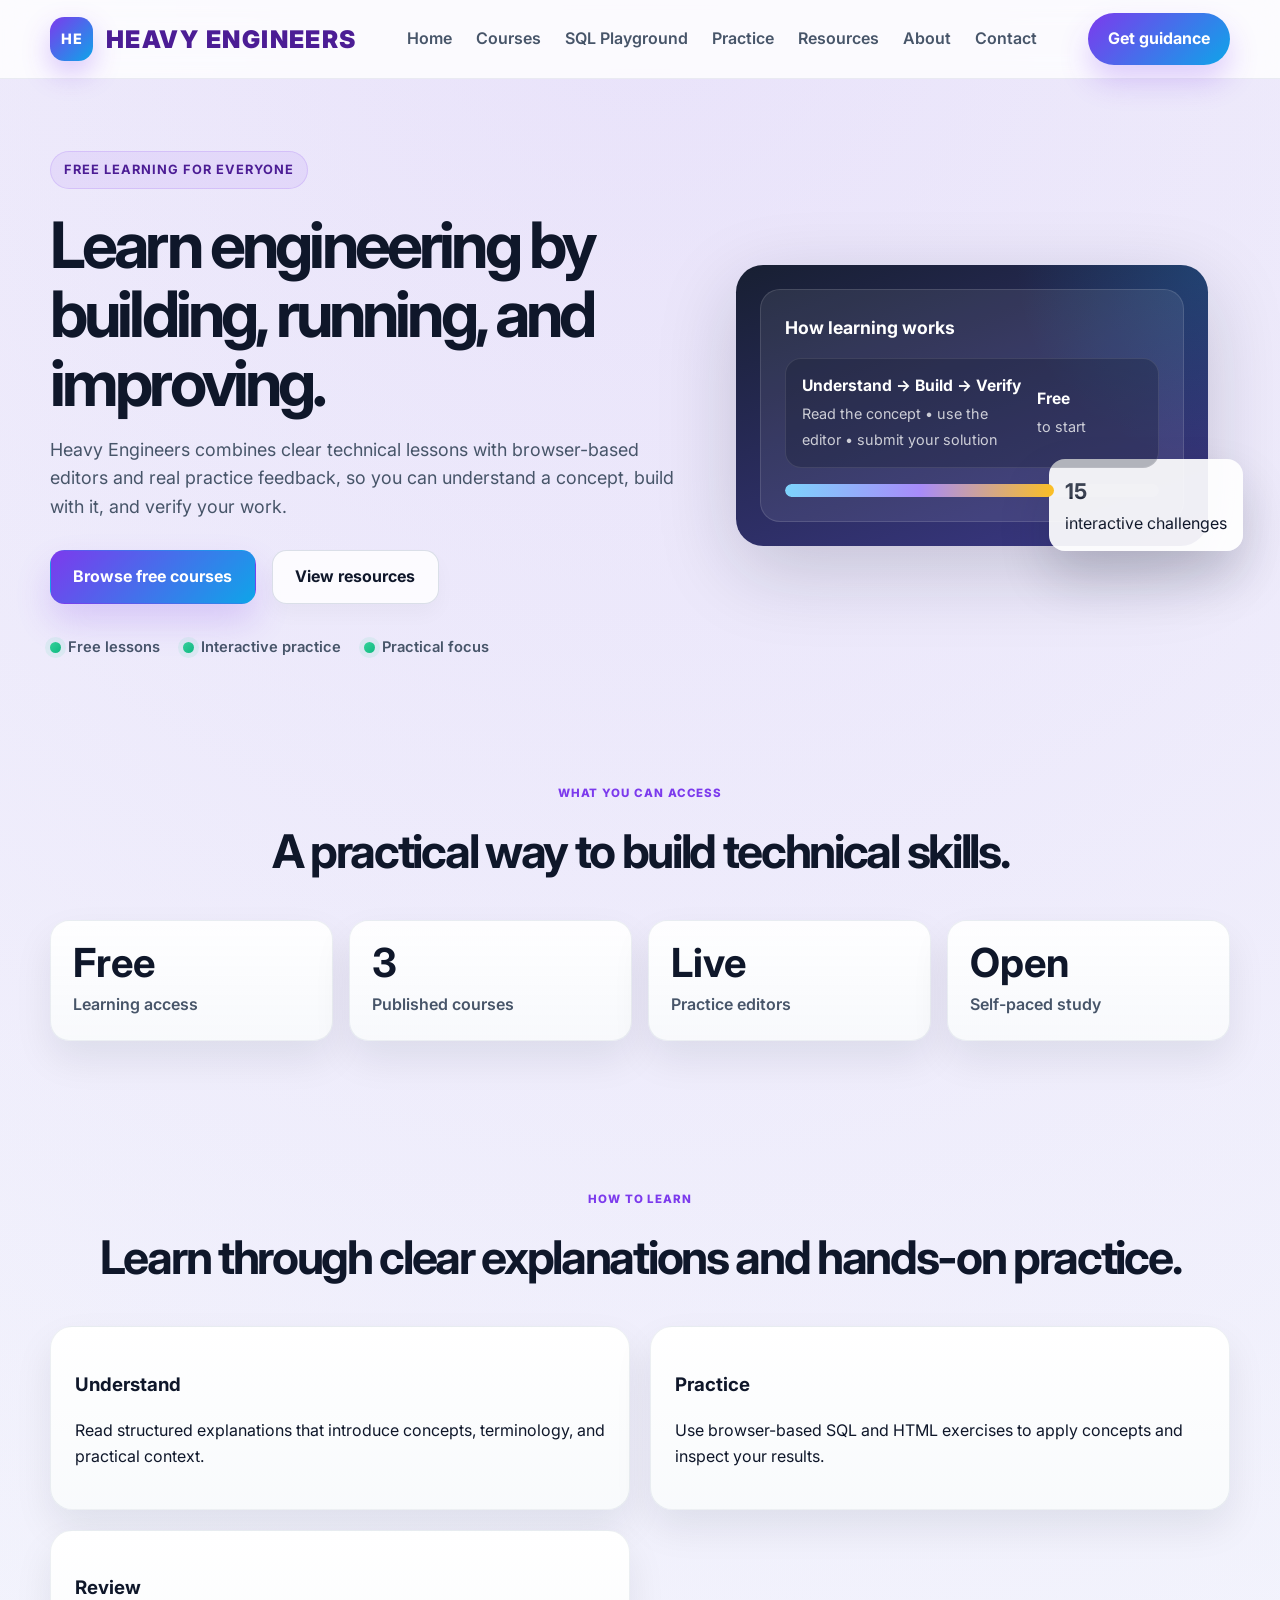
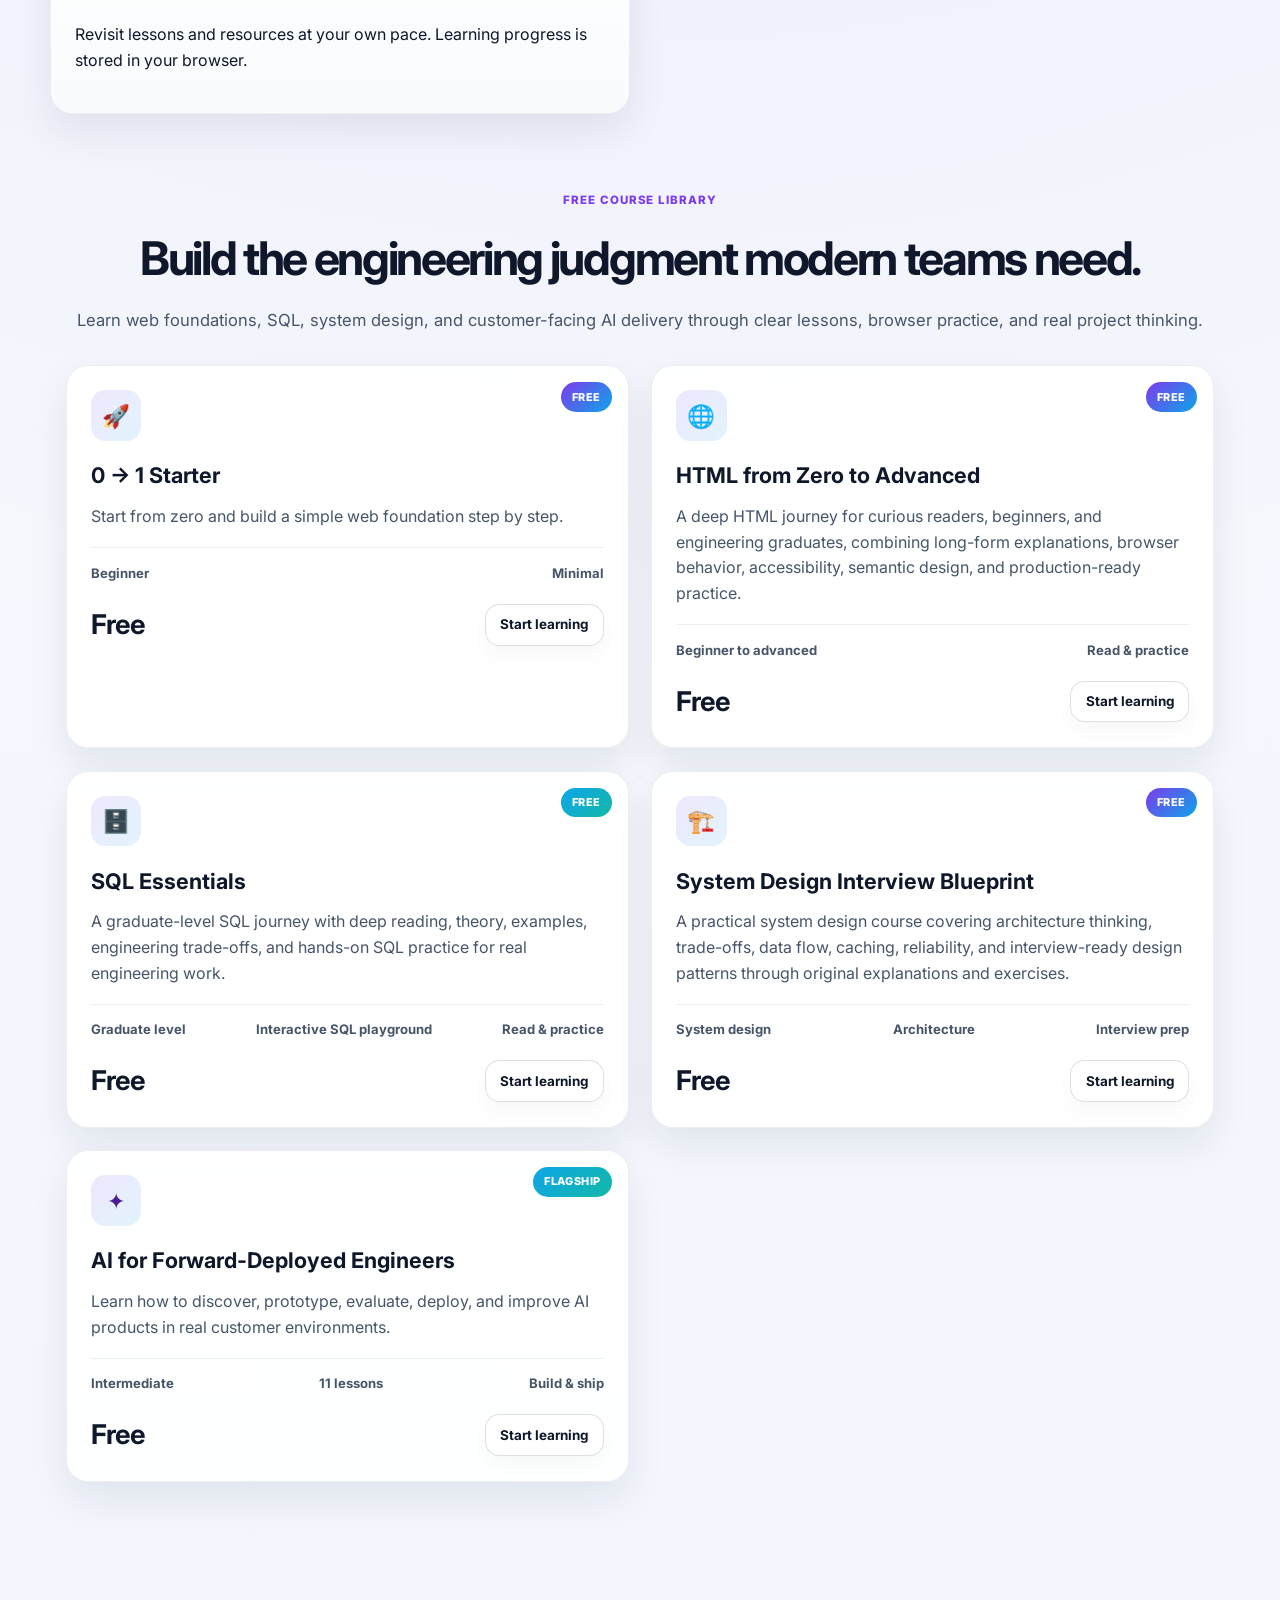
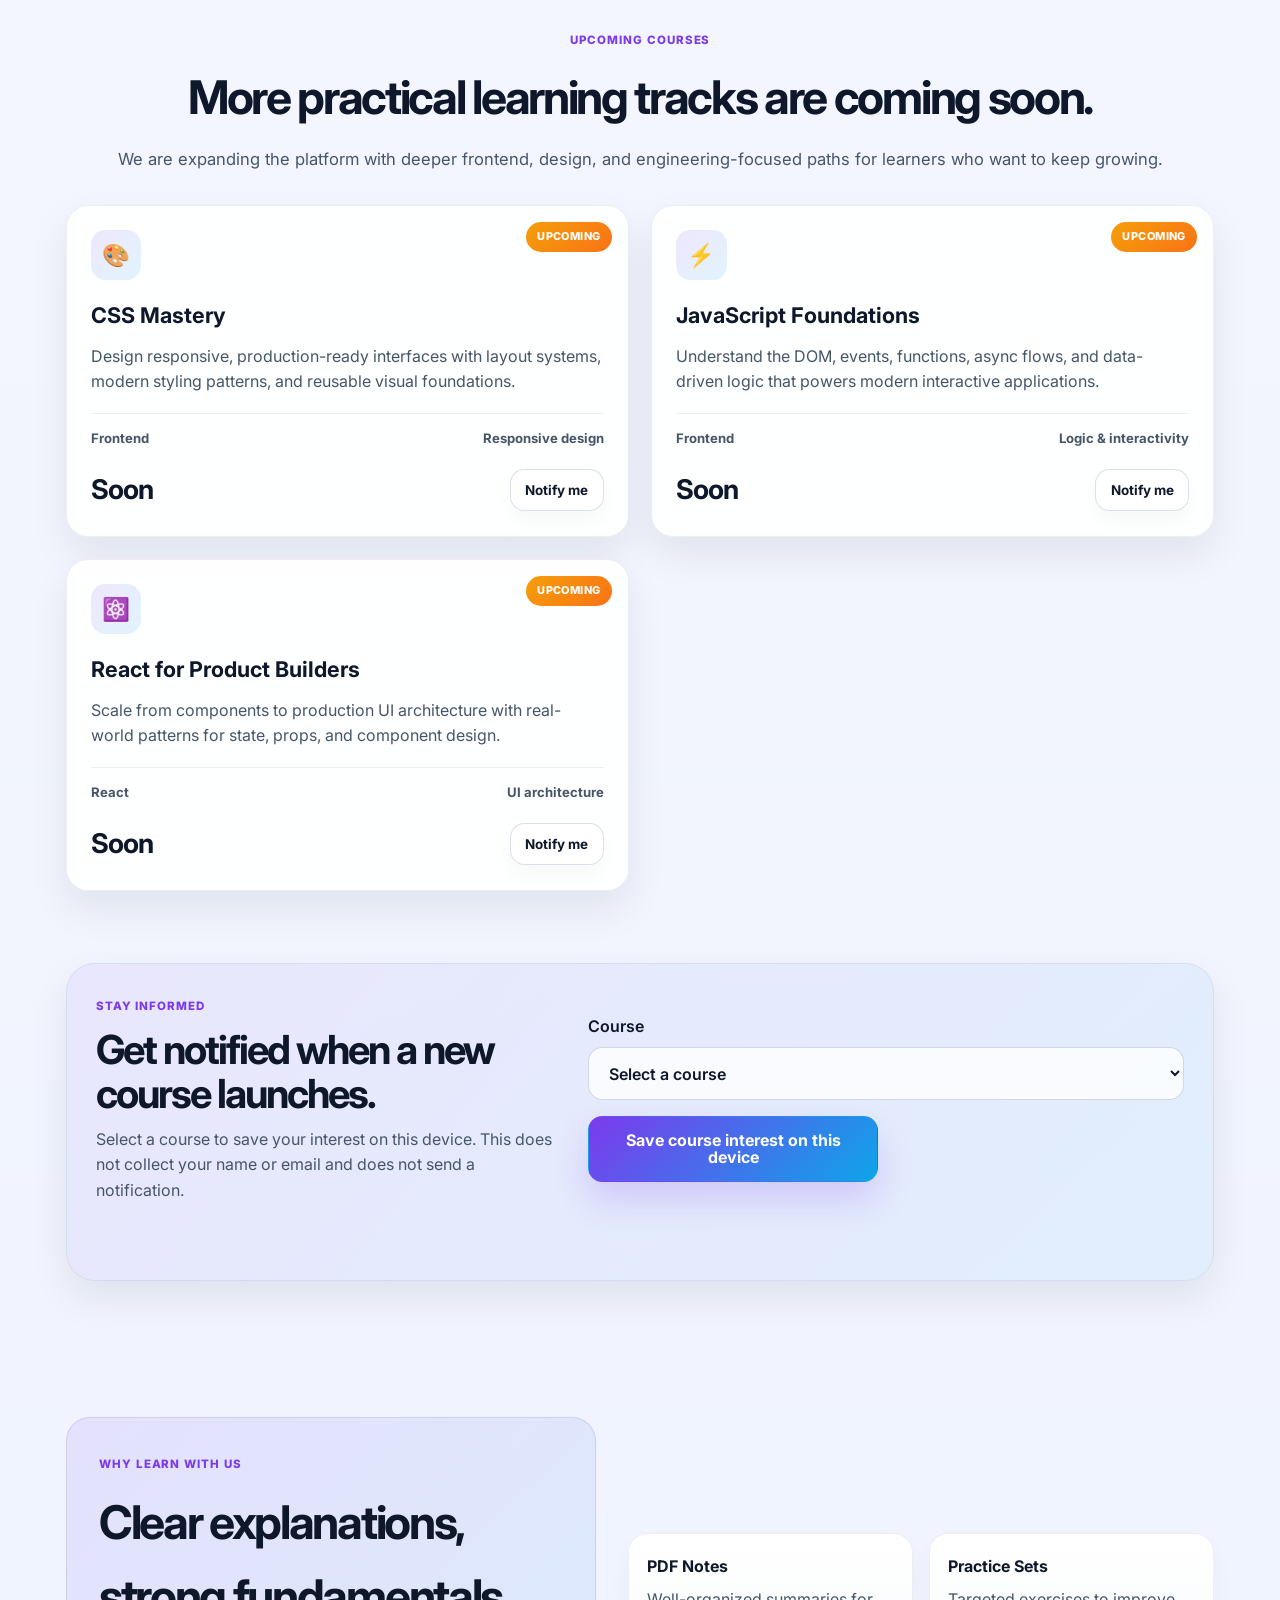
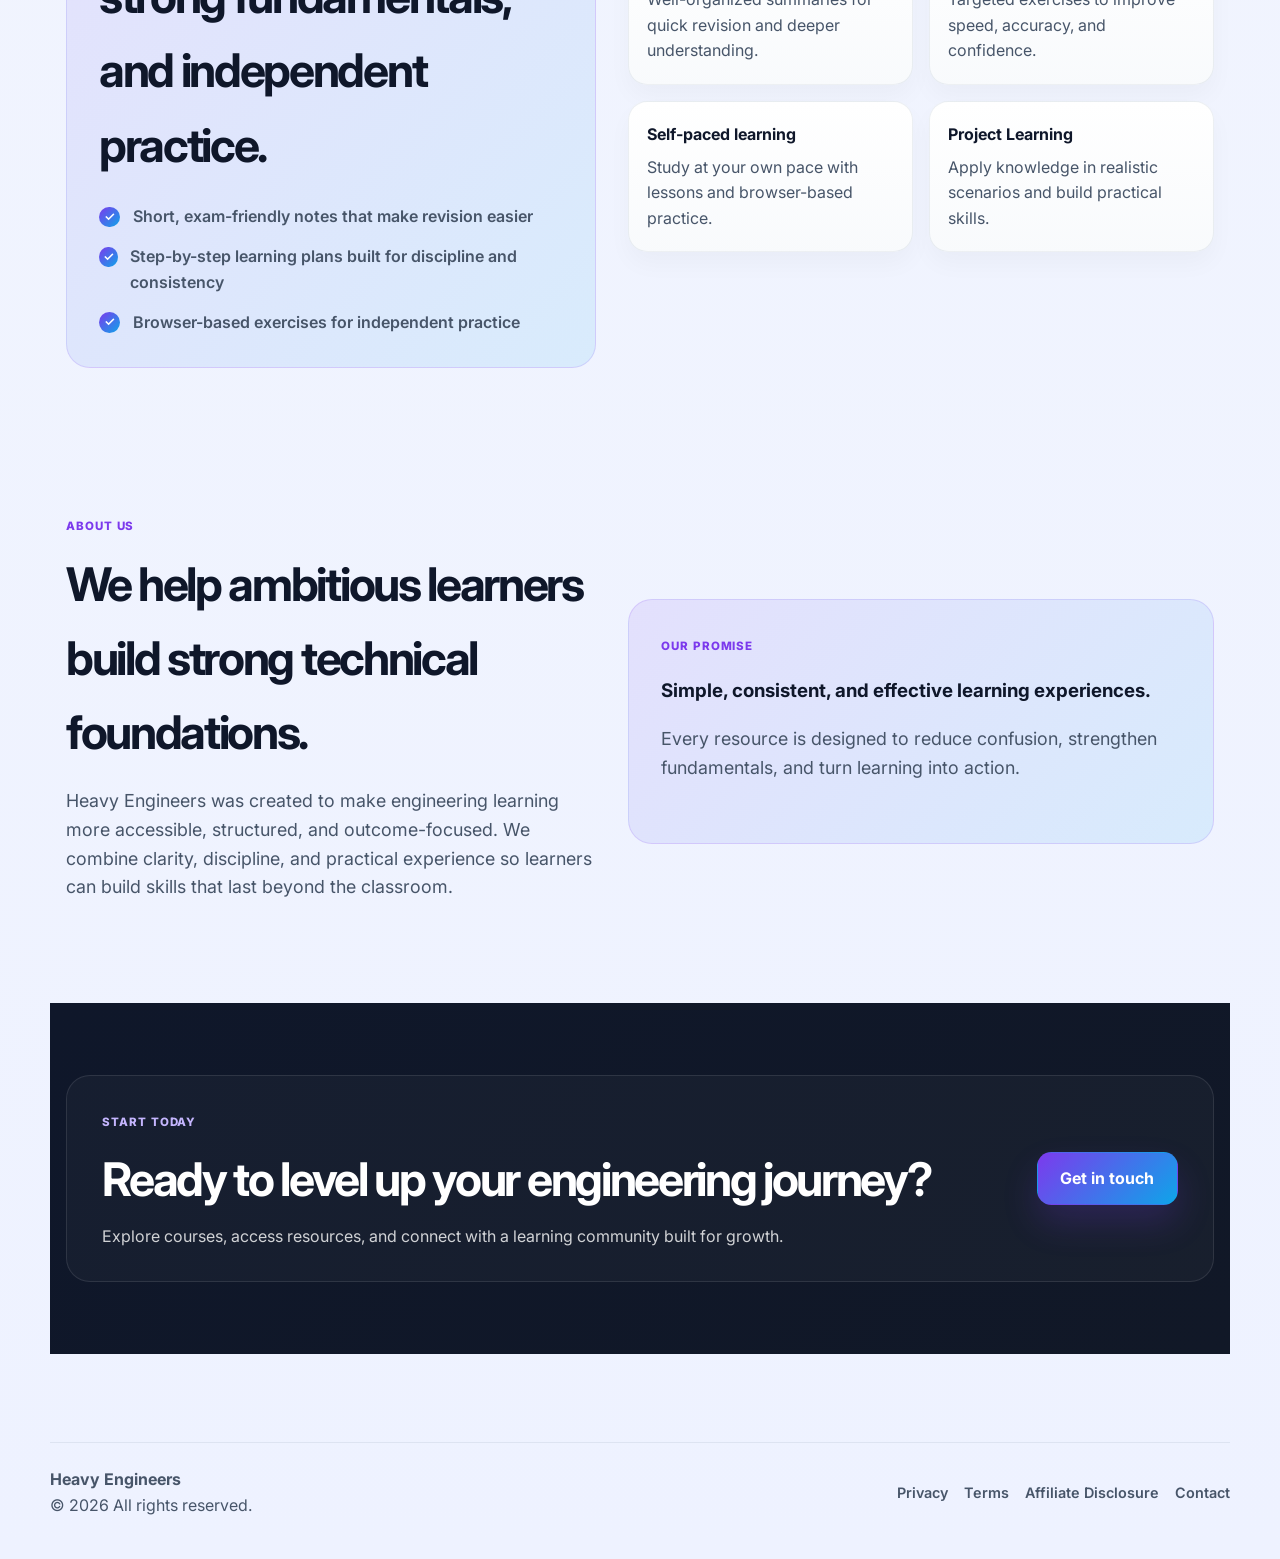
<file: index.html>
<!DOCTYPE html>
<html lang="en">
  <head>
    <meta charset="UTF-8" />
    <meta http-equiv="X-UA-Compatible" content="IE=edge" />
    <meta name="viewport" content="width=device-width, initial-scale=1.0" />
    <meta
      name="description"
      content="Heavy Engineers helps students and professionals build engineering skills through structured courses, notes, and practical learning experiences."
    />
    <meta
      name="keywords"
      content="Heavy Engineers, engineering courses, engineering notes, engineering learning, study notes, career growth, engineering guidance"
    />
    <meta name="robots" content="index, follow, max-image-preview:large, max-snippet:-1" />
    <meta name="theme-color" content="#7C3AED" />
    <meta name="author" content="Heavy Engineers" />
    <meta name="google-adsense-account" content="ca-pub-5250790497940859" />
    <meta property="og:type" content="website" />
    <meta property="og:title" content="Heavy Engineers | Engineering Learning Platform" />
    <meta
      property="og:description"
      content="Learn with structured engineering courses, revision notes, and practical browser-based exercises from Heavy Engineers."
    />
    <meta property="og:url" content="https://heavyengineers.github.io/" />
    <meta property="og:site_name" content="Heavy Engineers" />
    <meta property="og:locale" content="en_IN" />
    <meta property="og:image" content="https://heavyengineers.github.io/assets/favicon.svg" />
    <meta name="twitter:card" content="summary_large_image" />
    <meta name="twitter:title" content="Heavy Engineers" />
    <meta
      name="twitter:description"
      content="Engineering learning built for clarity, practice, and growth."
    />
    <meta name="twitter:image" content="https://heavyengineers.github.io/assets/favicon.svg" />
    <title>Heavy Engineers | Engineering Learning Platform</title>
    <link rel="icon" type="image/svg+xml" href="assets/favicon.svg" />
    <link rel="canonical" href="https://heavyengineers.github.io/" />
    <link rel="preconnect" href="https://fonts.googleapis.com" />
    <link rel="preconnect" href="https://fonts.gstatic.com" crossorigin />
    <link
      href="https://fonts.googleapis.com/css2?family=Inter:wght@400;500;600;700;800;900&display=swap"
      rel="stylesheet"
    />
    <link rel="stylesheet" href="styles.css?v=12" />
  </head>
  <body>
    <header class="topbar">
      <div class="container nav">
        <a href="index.html" class="brand" aria-label="Heavy Engineers home">
          <span class="brand-icon">HE</span>
          <span class="brand-word">HEAVY ENGINEERS</span>
        </a>

        <button class="menu-toggle" aria-label="Toggle navigation" aria-expanded="false">
          ☰
        </button>

        <nav class="nav-links" aria-label="Main navigation">
          <a href="index.html">Home</a>
          <a href="courses.html">Courses</a>
          <a href="sql-playground.html">SQL Playground</a>
          <a href="practice.html">Practice</a>
          <a href="notes.html">Resources</a>
          <a href="about.html">About</a>
          <a href="contact.html">Contact</a>
        </nav>

        <a href="contact.html" class="nav-cta">Get guidance</a>
      </div>
    </header>

    <main>
      <section class="hero" id="home">
        <div class="container hero-grid">
          <div>
            <span class="kicker">Free learning for everyone</span>
            <h1>Learn engineering by building, running, and improving.</h1>
            <p class="hero-copy">
              Heavy Engineers combines clear technical lessons with browser-based editors and real
              practice feedback, so you can understand a concept, build with it, and verify your work.
            </p>

            <div class="hero-actions">
              <a class="primary-btn" href="courses.html">Browse free courses</a>
              <a class="secondary-btn" href="notes.html">View resources</a>
            </div>

            <div class="trust-row" aria-label="Trust indicators">
              <span class="trust-pill"><span class="trust-dot"></span> Free lessons</span>
              <span class="trust-pill"><span class="trust-dot"></span> Interactive practice</span>
              <span class="trust-pill"><span class="trust-dot"></span> Practical focus</span>
            </div>
          </div>

          <div class="hero-visual" aria-label="How Heavy Engineers works">
            <div class="panel">
              <div class="panel-content">
                <div class="hero-card">
                  <h3>How learning works</h3>
                  <div class="course-mini">
                    <div>
                      <strong>Understand → Build → Verify</strong>
                      <span>Read the concept • use the editor • submit your solution</span>
                    </div>
                    <div>
                      <strong>Free</strong>
                      <span>to start</span>
                    </div>
                  </div>
                  <div class="progress" aria-label="Learning progress">
                    <div class="progress-bar" style="width: 72%"></div>
                  </div>
                </div>
              </div>
            </div>

            <div class="float-card">
              <strong>15</strong>
              <span>interactive challenges</span>
            </div>
          </div>
        </div>
      </section>

      <section>
        <div class="container">
          <div class="section-head">
            <span class="section-label">What you can access</span>
            <h2>A practical way to build technical skills.</h2>
          </div>

          <div class="metrics">
            <div class="metric">
              <strong>Free</strong>
              <span>Learning access</span>
            </div>
            <div class="metric">
              <strong>3</strong>
              <span>Published courses</span>
            </div>
            <div class="metric">
              <strong>Live</strong>
              <span>Practice editors</span>
            </div>
            <div class="metric">
              <strong>Open</strong>
              <span>Self-paced study</span>
            </div>
          </div>
        </div>
      </section>

      <section>
        <div class="container">
          <div class="section-head">
            <span class="section-label">How to learn</span>
            <h2>Learn through clear explanations and hands-on practice.</h2>
          </div>

          <div class="info-grid">
            <article class="page-card"><h3>Understand</h3><p>Read structured explanations that introduce concepts, terminology, and practical context.</p></article>
            <article class="page-card"><h3>Practice</h3><p>Use browser-based SQL and HTML exercises to apply concepts and inspect your results.</p></article>
            <article class="page-card"><h3>Review</h3><p>Revisit lessons and resources at your own pace. Learning progress is stored in your browser.</p></article>
          </div>


      <section id="courses">
        <div class="container">
          <div class="section-head">
            <span class="section-label">Free course library</span>
            <h2>Build the engineering judgment modern teams need.</h2>
            <p>Learn web foundations, SQL, system design, and customer-facing AI delivery through clear lessons, browser practice, and real project thinking.</p>
          </div>

          <div id="featured-course-list" class="cards feature-courses"></div>
        </div>
      </section>

      <section id="upcoming-courses">
        <div class="container">
          <div class="section-head">
            <span class="section-label">Upcoming courses</span>
            <h2>More practical learning tracks are coming soon.</h2>
            <p>We are expanding the platform with deeper frontend, design, and engineering-focused paths for learners who want to keep growing.</p>
          </div>

          <div id="upcoming-course-list" class="cards feature-courses"></div>
        </div>
      </section>

      <section id="notify-me" class="notify-section">
        <div class="container">
          <div class="notify-card">
            <div>
              <span class="section-label">Stay informed</span>
              <h2>Get notified when a new course launches.</h2>
              <p>Select a course to save your interest on this device. This does not collect your name or email and does not send a notification.</p>
            </div>

            <form id="notify-form" class="notify-form">
              <label>
                <span>Course</span>
                <select name="course" id="notify-course" required>
                  <option value="">Select a course</option>
                  <option value="CSS Mastery">CSS Mastery</option>
                  <option value="JavaScript Foundations">JavaScript Foundations</option>
                  <option value="React for Product Builders">React for Product Builders</option>
                </select>
              </label>
              <button type="submit" class="primary-btn">Save course interest on this device</button>
            </form>
            <p id="notify-status" class="notify-status" aria-live="polite"></p>
          </div>
        </div>
      </section>

      <section id="resources">
        <div class="container split">
          <div class="info-panel">
            <span class="section-label">Why learn with us</span>
            <h2>Clear explanations, strong fundamentals, and independent practice.</h2>
            <ul>
              <li><span class="check">✓</span> Short, exam-friendly notes that make revision easier</li>
              <li><span class="check">✓</span> Step-by-step learning plans built for discipline and consistency</li>
              <li><span class="check">✓</span> Browser-based exercises for independent practice</li>
            </ul>
          </div>

          <div class="feature-list">
            <div class="feature-item">
              <strong>PDF Notes</strong>
              <span>Well-organized summaries for quick revision and deeper understanding.</span>
            </div>
            <div class="feature-item">
              <strong>Practice Sets</strong>
              <span>Targeted exercises to improve speed, accuracy, and confidence.</span>
            </div>
            <div class="feature-item">
              <strong>Self-paced learning</strong>
              <span>Study at your own pace with lessons and browser-based practice.</span>
            </div>
            <div class="feature-item">
              <strong>Project Learning</strong>
              <span>Apply knowledge in realistic scenarios and build practical skills.</span>
            </div>
          </div>
        </div>
      </section>

      <section id="about">
        <div class="container split">
          <div>
            <span class="section-label">About us</span>
            <h2>We help ambitious learners build strong technical foundations.</h2>
            <p class="hero-copy">
              Heavy Engineers was created to make engineering learning more accessible,
              structured, and outcome-focused. We combine clarity, discipline, and practical
              experience so learners can build skills that last beyond the classroom.
            </p>
          </div>

          <div class="info-panel">
            <span class="section-label">Our promise</span>
            <h3>Simple, consistent, and effective learning experiences.</h3>
            <p class="hero-copy">
              Every resource is designed to reduce confusion, strengthen fundamentals, and turn
              learning into action.
            </p>
          </div>
        </div>
      </section>

      <section class="cta" id="contact">
        <div class="container">
          <div class="cta-box">
            <div>
              <span class="section-label" style="color: #c4b5fd;">Start today</span>
              <h2>Ready to level up your engineering journey?</h2>
              <p>Explore courses, access resources, and connect with a learning community built for growth.</p>
            </div>
            <a class="primary-btn" href="mailto:ayushnandanwar003@gmail.com">Get in touch</a>
          </div>
        </div>
      </section>
    </main>

    <footer class="footer">
      <div class="container footer-row">
        <div>
          <strong>Heavy Engineers</strong>
          <div>© <span id="year"></span> All rights reserved.</div>
        </div>

        <div class="footer-links">
          <a href="privacy.html">Privacy</a>
          <a href="terms.html">Terms</a>
          <a href="affiliate-disclosure.html">Affiliate Disclosure</a>
          <a href="contact.html">Contact</a>
        </div>
      </div>
    </footer>

    <script type="application/ld+json">
      {
        "@context": "https://schema.org",
        "@type": "Organization",
        "name": "Heavy Engineers",
        "url": "https://heavyengineers.github.io/",
        "logo": "https://heavyengineers.github.io/assets/favicon.svg",
        "sameAs": [],
        "description": "Heavy Engineers helps students and professionals build engineering skills through structured courses, notes, and practical learning experiences."
      }
    </script>
    <script type="application/ld+json">
      {
        "@context": "https://schema.org",
        "@type": "WebSite",
        "name": "Heavy Engineers",
        "url": "https://heavyengineers.github.io/",
        "potentialAction": {
          "@type": "SearchAction",
          "target": "https://heavyengineers.github.io/?q={search_term_string}",
          "query-input": "required name=search_term_string"
        }
      }
    </script>
    <script src="script.js?v=15"></script>
  </body>
</html>
</file>
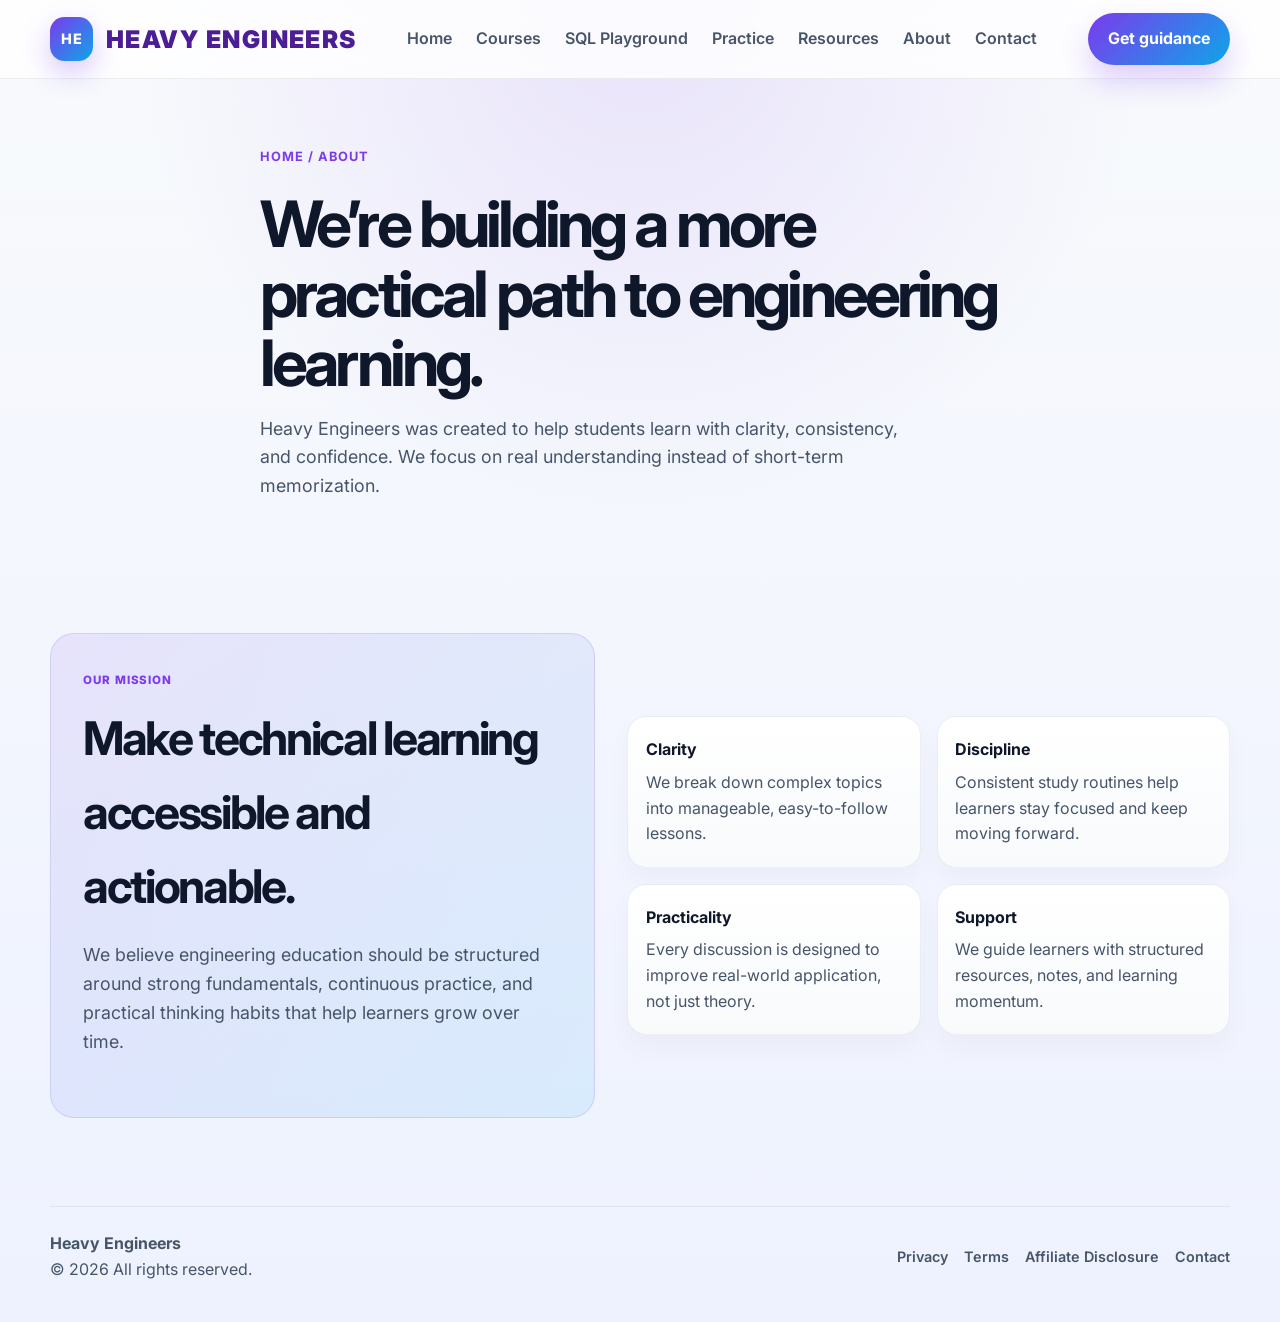
<file: about.html>
<!DOCTYPE html>
<html lang="en">
  <head>
    <meta charset="UTF-8" />
    <meta name="viewport" content="width=device-width, initial-scale=1.0" />
    <meta
      name="description"
      content="Learn about Heavy Engineers, our mission, and the approach behind our engineering learning community."
    />
    <meta
      name="keywords"
      content="about Heavy Engineers, engineering learning mission, engineering education platform, study roadmap, learning community"
    />
    <meta name="robots" content="index, follow" />
    <meta name="theme-color" content="#7C3AED" />
    <meta name="author" content="Heavy Engineers" />
    <meta property="og:type" content="website" />
    <meta property="og:title" content="About | Heavy Engineers" />
    <meta property="og:description" content="Learn how Heavy Engineers helps students build technical confidence and consistent learning habits." />
    <meta property="og:url" content="https://heavyengineers.github.io/about.html" />
    <meta property="og:site_name" content="Heavy Engineers" />
    <meta property="og:locale" content="en_IN" />
    <meta property="og:image" content="https://heavyengineers.github.io/assets/favicon.svg" />
    <meta name="twitter:card" content="summary_large_image" />
    <meta name="twitter:title" content="About | Heavy Engineers" />
    <meta name="twitter:description" content="Learn about the mission and approach behind Heavy Engineers." />
    <meta name="twitter:image" content="https://heavyengineers.github.io/assets/favicon.svg" />
    <title>About | Heavy Engineers</title>
    <link rel="icon" type="image/svg+xml" href="assets/favicon.svg" />
    <link rel="canonical" href="https://heavyengineers.github.io/about.html" />
    <link rel="preconnect" href="https://fonts.googleapis.com" />
    <link rel="preconnect" href="https://fonts.gstatic.com" crossorigin />
    <link
      href="https://fonts.googleapis.com/css2?family=Inter:wght@400;500;600;700;800;900&display=swap"
      rel="stylesheet"
    />
    <link rel="stylesheet" href="styles.css?v=12" />
      <script async src="https://pagead2.googlesyndication.com/pagead/js/adsbygoogle.js?client=ca-pub-5250790497940859"
      crossorigin="anonymous"></script>
</head>
  <body>
    <header class="topbar">
      <div class="container nav">
        <a href="index.html" class="brand" aria-label="Heavy Engineers home">
          <span class="brand-icon">HE</span>
          <span class="brand-word">HEAVY ENGINEERS</span>
        </a>

        <button class="menu-toggle" aria-label="Toggle navigation" aria-expanded="false">
          ☰
        </button>

        <nav class="nav-links" aria-label="Main navigation">
          <a href="index.html">Home</a>
          <a href="courses.html">Courses</a>
          <a href="sql-playground.html">SQL Playground</a>
          <a href="practice.html">Practice</a>
          <a href="notes.html">Resources</a>
          <a href="about.html">About</a>
          <a href="contact.html">Contact</a>
        </nav>

        <a href="contact.html" class="nav-cta">Get guidance</a>
      </div>
    </header>

    <main>
      <section class="page-hero">
        <div class="container page-hero-content">
          <span class="page-breadcrumb">Home / About</span>
          <h1>We’re building a more practical path to engineering learning.</h1>
          <p class="hero-copy">
            Heavy Engineers was created to help students learn with clarity, consistency, and confidence.
            We focus on real understanding instead of short-term memorization.
          </p>
        </div>
      </section>

      <section>
        <div class="container split">
          <div class="info-panel">
            <span class="section-label">Our mission</span>
            <h2>Make technical learning accessible and actionable.</h2>
            <p class="hero-copy">
              We believe engineering education should be structured around strong fundamentals, continuous practice,
              and practical thinking habits that help learners grow over time.
            </p>
          </div>

          <div class="feature-list">
            <div class="feature-item">
              <strong>Clarity</strong>
              <span>We break down complex topics into manageable, easy-to-follow lessons.</span>
            </div>
            <div class="feature-item">
              <strong>Discipline</strong>
              <span>Consistent study routines help learners stay focused and keep moving forward.</span>
            </div>
            <div class="feature-item">
              <strong>Practicality</strong>
              <span>Every discussion is designed to improve real-world application, not just theory.</span>
            </div>
            <div class="feature-item">
              <strong>Support</strong>
              <span>We guide learners with structured resources, notes, and learning momentum.</span>
            </div>
          </div>
        </div>
      </section>
    </main>

    <footer class="footer">
      <div class="container footer-row">
        <div>
          <strong>Heavy Engineers</strong>
          <div>© <span id="year"></span> All rights reserved.</div>
        </div>

        <div class="footer-links">
          <a href="privacy.html">Privacy</a>
          <a href="terms.html">Terms</a>
          <a href="affiliate-disclosure.html">Affiliate Disclosure</a>
          <a href="contact.html">Contact</a>
        </div>
      </div>
    </footer>

    <script type="application/ld+json">
      {
        "@context": "https://schema.org",
        "@type": "AboutPage",
        "name": "About | Heavy Engineers",
        "url": "https://heavyengineers.github.io/about.html",
        "description": "Discover how Heavy Engineers supports consistent engineering learning with practical resources and structured support."
      }
    </script>
    <script src="script.js?v=15"></script>
  </body>
</html>
</file>
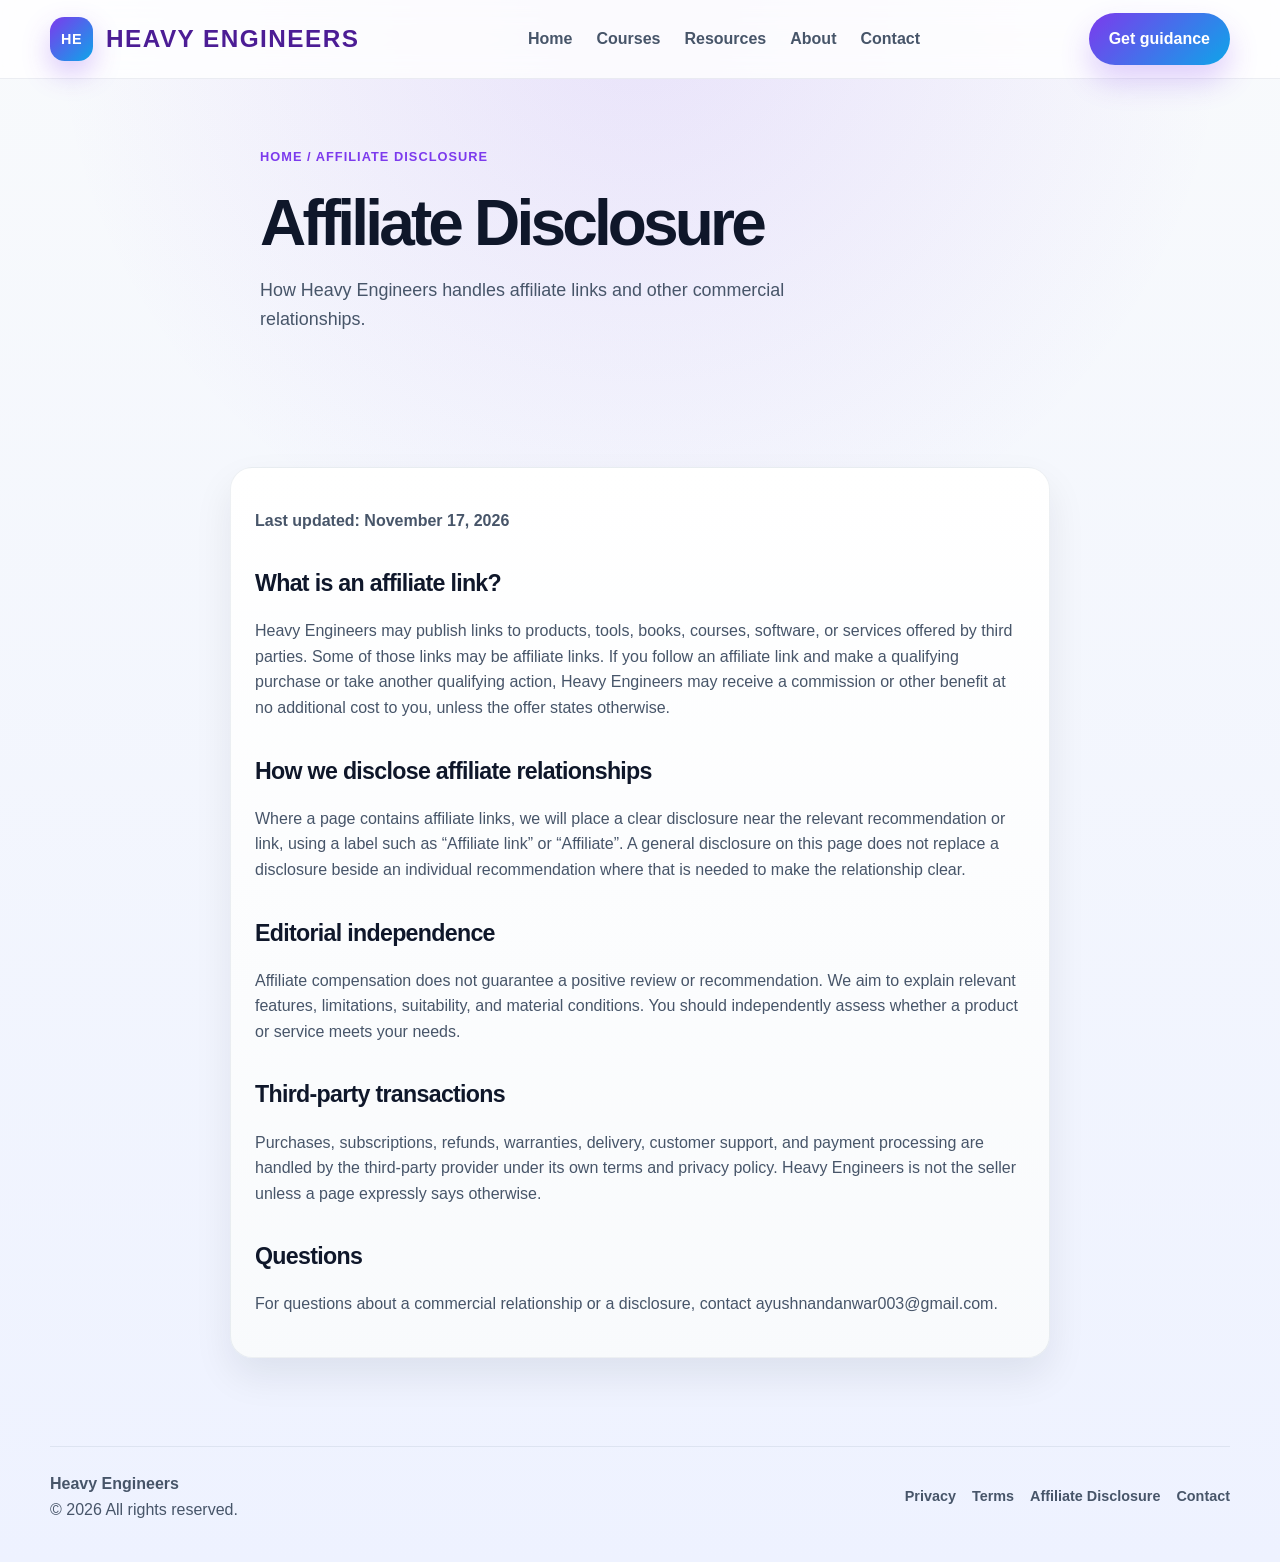
<file: affiliate-disclosure.html>
<!DOCTYPE html>
<html lang="en"><head><meta charset="UTF-8"><meta name="viewport" content="width=device-width, initial-scale=1"><meta name="description" content="How Heavy Engineers identifies affiliate links and commercial relationships."><meta name="robots" content="index,follow"><title>Affiliate Disclosure | Heavy Engineers</title><link rel="canonical" href="https://heavyengineers.github.io/affiliate-disclosure.html"><link rel="stylesheet" href="styles.css?v=12">    <script async src="https://pagead2.googlesyndication.com/pagead/js/adsbygoogle.js?client=ca-pub-5250790497940859"
      crossorigin="anonymous"></script>
</head>
<body><header class="topbar"><div class="container nav"><a href="index.html" class="brand"><span class="brand-icon">HE</span><span class="brand-word">HEAVY ENGINEERS</span></a><nav class="nav-links" aria-label="Main navigation"><a href="index.html">Home</a><a href="courses.html">Courses</a><a href="notes.html">Resources</a><a href="about.html">About</a><a href="contact.html">Contact</a></nav><a href="contact.html" class="nav-cta">Get guidance</a></div></header>
<main><section class="page-hero"><div class="container page-hero-content"><span class="page-breadcrumb">Home / Affiliate Disclosure</span><h1>Affiliate Disclosure</h1><p class="hero-copy">How Heavy Engineers handles affiliate links and other commercial relationships.</p></div></section>
<section><div class="container page-card policy-content"><p><strong>Last updated: November 17, 2026</strong></p>
<h2>What is an affiliate link?</h2><p>Heavy Engineers may publish links to products, tools, books, courses, software, or services offered by third parties. Some of those links may be affiliate links. If you follow an affiliate link and make a qualifying purchase or take another qualifying action, Heavy Engineers may receive a commission or other benefit at no additional cost to you, unless the offer states otherwise.</p>
<h2>How we disclose affiliate relationships</h2><p>Where a page contains affiliate links, we will place a clear disclosure near the relevant recommendation or link, using a label such as “Affiliate link” or “Affiliate”. A general disclosure on this page does not replace a disclosure beside an individual recommendation where that is needed to make the relationship clear.</p>
<h2>Editorial independence</h2><p>Affiliate compensation does not guarantee a positive review or recommendation. We aim to explain relevant features, limitations, suitability, and material conditions. You should independently assess whether a product or service meets your needs.</p>
<h2>Third-party transactions</h2><p>Purchases, subscriptions, refunds, warranties, delivery, customer support, and payment processing are handled by the third-party provider under its own terms and privacy policy. Heavy Engineers is not the seller unless a page expressly says otherwise.</p>
<h2>Questions</h2><p>For questions about a commercial relationship or a disclosure, contact <a href="mailto:ayushnandanwar003@gmail.com">ayushnandanwar003@gmail.com</a>.</p></div></section></main>
<footer class="footer"><div class="container footer-row"><div><strong>Heavy Engineers</strong><div>© <span id="year"></span> All rights reserved.</div></div><div class="footer-links"><a href="privacy.html">Privacy</a><a href="terms.html">Terms</a><a href="affiliate-disclosure.html">Affiliate Disclosure</a><a href="contact.html">Contact</a></div></div></footer><script src="script.js?v=15"></script></body></html>
</file>
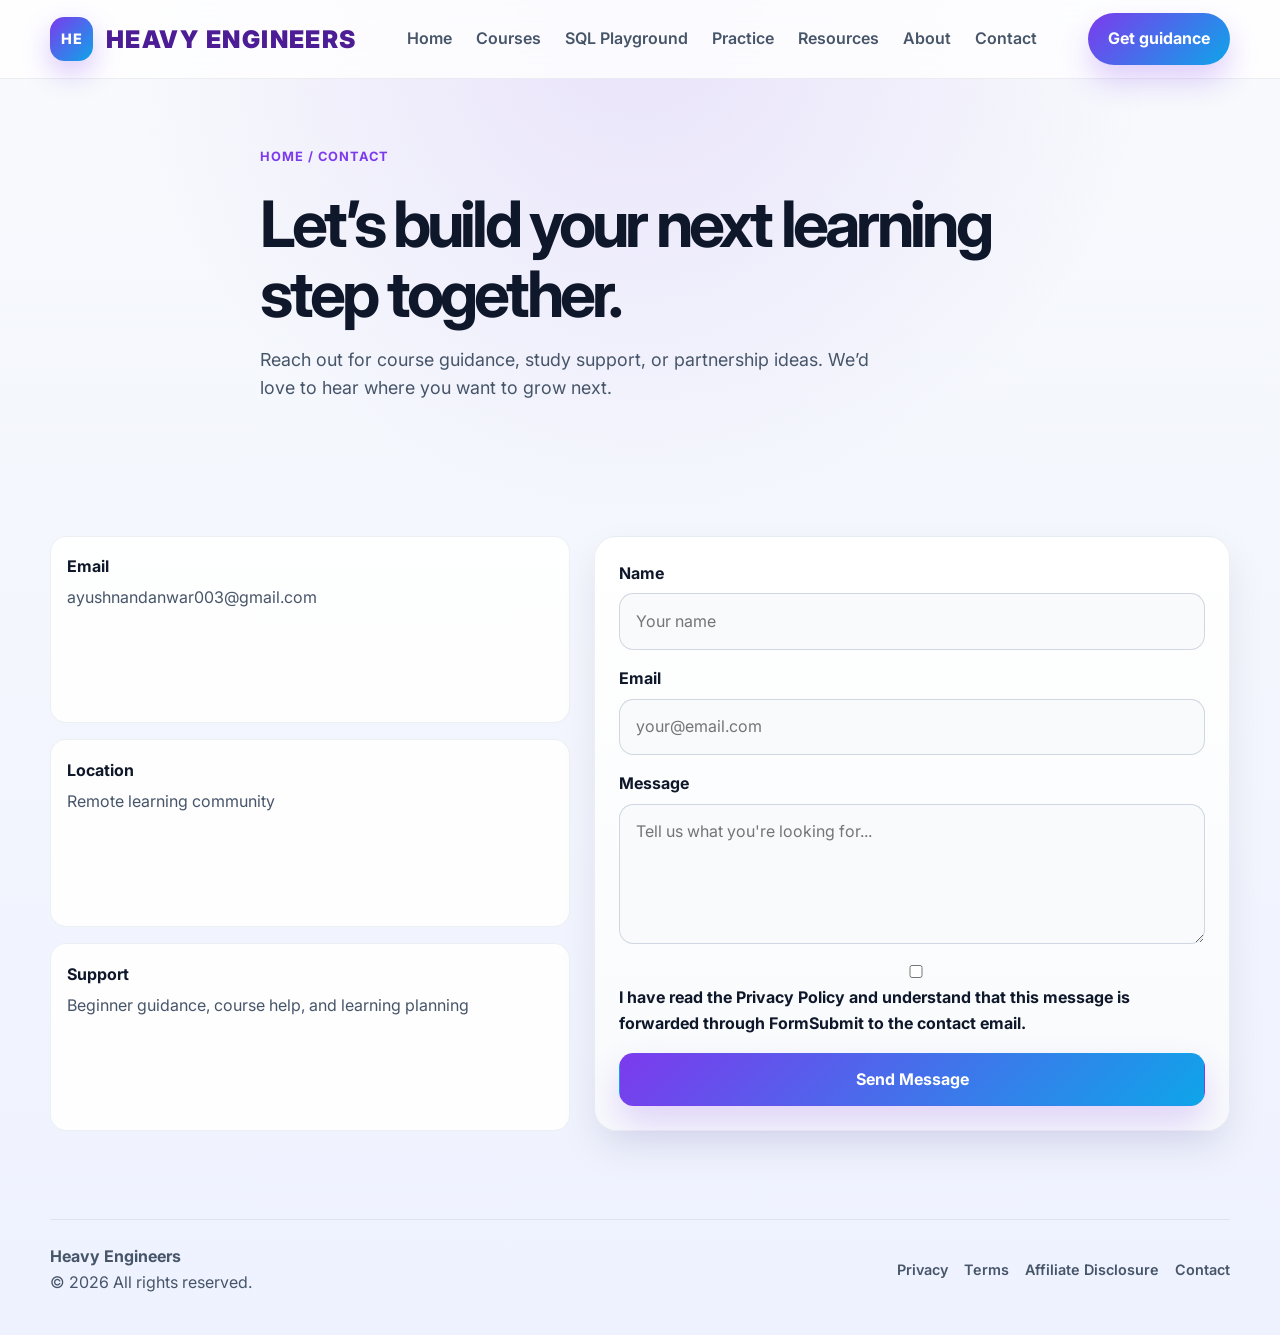
<file: contact.html>
<!DOCTYPE html>
<html lang="en">
  <head>
    <meta charset="UTF-8" />
    <meta name="viewport" content="width=device-width, initial-scale=1.0" />
    <meta
      name="description"
      content="Contact Heavy Engineers to ask about courses, study resources, and learning support."
    />
    <meta
      name="keywords"
      content="contact Heavy Engineers, engineering learning support, engineering course inquiry, study guidance, contact us"
    />
    <meta name="robots" content="index, follow" />
    <meta name="theme-color" content="#7C3AED" />
    <meta name="author" content="Heavy Engineers" />
    <meta property="og:type" content="website" />
    <meta property="og:title" content="Contact | Heavy Engineers" />
    <meta property="og:description" content="Reach out to Heavy Engineers for support, questions, and learning guidance." />
    <meta property="og:url" content="https://heavyengineers.github.io/contact.html" />
    <meta property="og:site_name" content="Heavy Engineers" />
    <meta property="og:locale" content="en_IN" />
    <meta property="og:image" content="https://heavyengineers.github.io/assets/favicon.svg" />
    <meta name="twitter:card" content="summary_large_image" />
    <meta name="twitter:title" content="Contact | Heavy Engineers" />
    <meta name="twitter:description" content="Ask about courses, notes, and support from Heavy Engineers." />
    <meta name="twitter:image" content="https://heavyengineers.github.io/assets/favicon.svg" />
    <title>Contact | Heavy Engineers</title>
    <link rel="icon" type="image/svg+xml" href="assets/favicon.svg" />
    <link rel="canonical" href="https://heavyengineers.github.io/contact.html" />
    <link rel="preconnect" href="https://fonts.googleapis.com" />
    <link rel="preconnect" href="https://fonts.gstatic.com" crossorigin />
    <link
      href="https://fonts.googleapis.com/css2?family=Inter:wght@400;500;600;700;800;900&display=swap"
      rel="stylesheet"
    />
    <link rel="stylesheet" href="styles.css?v=12" />
      <script async src="https://pagead2.googlesyndication.com/pagead/js/adsbygoogle.js?client=ca-pub-5250790497940859"
      crossorigin="anonymous"></script>
</head>
  <body>
    <header class="topbar">
      <div class="container nav">
        <a href="index.html" class="brand" aria-label="Heavy Engineers home">
          <span class="brand-icon">HE</span>
          <span class="brand-word">HEAVY ENGINEERS</span>
        </a>

        <button class="menu-toggle" aria-label="Toggle navigation" aria-expanded="false">
          ☰
        </button>

        <nav class="nav-links" aria-label="Main navigation">
          <a href="index.html">Home</a>
          <a href="courses.html">Courses</a>
          <a href="sql-playground.html">SQL Playground</a>
          <a href="practice.html">Practice</a>
          <a href="notes.html">Resources</a>
          <a href="about.html">About</a>
          <a href="contact.html">Contact</a>
        </nav>

        <a href="contact.html" class="nav-cta">Get guidance</a>
      </div>
    </header>

    <main>
      <section class="page-hero">
        <div class="container page-hero-content">
          <span class="page-breadcrumb">Home / Contact</span>
          <h1>Let’s build your next learning step together.</h1>
          <p class="hero-copy">
            Reach out for course guidance, study support, or partnership ideas. We’d love to hear where you want to grow next.
          </p>
        </div>
      </section>

      <section>
        <div class="container contact-grid">
          <div class="contact-details">
            <div class="contact-detail">
              <strong>Email</strong>
              <a href="mailto:ayushnandanwar003@gmail.com">ayushnandanwar003@gmail.com</a>
            </div>

            <div class="contact-detail">
              <strong>Location</strong>
              <span>Remote learning community</span>
            </div>

            <div class="contact-detail">
              <strong>Support</strong>
              <span>Beginner guidance, course help, and learning planning</span>
            </div>
          </div>

          <div class="page-card">
            <form class="contact-form" action="https://formsubmit.co/ayushnandanwar003@gmail.com" method="POST">
              <input type="hidden" name="_subject" value="Heavy Engineers Contact Form" />
              <div class="field">
                <label for="name">Name</label>
                <input id="name" name="name" type="text" placeholder="Your name" required />
              </div>

              <div class="field">
                <label for="email">Email</label>
                <input id="email" name="email" type="email" placeholder="your@email.com" required />
              </div>

              <div class="field">
                <label for="message">Message</label>
                <textarea id="message" name="message" placeholder="Tell us what you're looking for..." required></textarea>
              </div>

              <div class="field">
                <label><input type="checkbox" name="privacy_acknowledgement" value="I have read the Privacy Policy" required /> I have read the <a href="privacy.html" target="_blank" rel="noopener">Privacy Policy</a> and understand that this message is forwarded through FormSubmit to the contact email.</label>
              </div>

              <button type="submit" class="primary-btn">Send Message</button>
            </form>
          </div>
        </div>
      </section>
    </main>

    <footer class="footer">
      <div class="container footer-row">
        <div>
          <strong>Heavy Engineers</strong>
          <div>© <span id="year"></span> All rights reserved.</div>
        </div>

        <div class="footer-links">
          <a href="privacy.html">Privacy</a>
          <a href="terms.html">Terms</a>
          <a href="affiliate-disclosure.html">Affiliate Disclosure</a>
          <a href="contact.html">Contact</a>
        </div>
      </div>
    </footer>

    <script type="application/ld+json">
      {
        "@context": "https://schema.org",
        "@type": "ContactPage",
        "name": "Contact | Heavy Engineers",
        "url": "https://heavyengineers.github.io/contact.html",
        "description": "Contact Heavy Engineers for engineering courses, notes, and learning guidance."
      }
    </script>
    <script src="script.js?v=15"></script>
  </body>
</html>
</file>
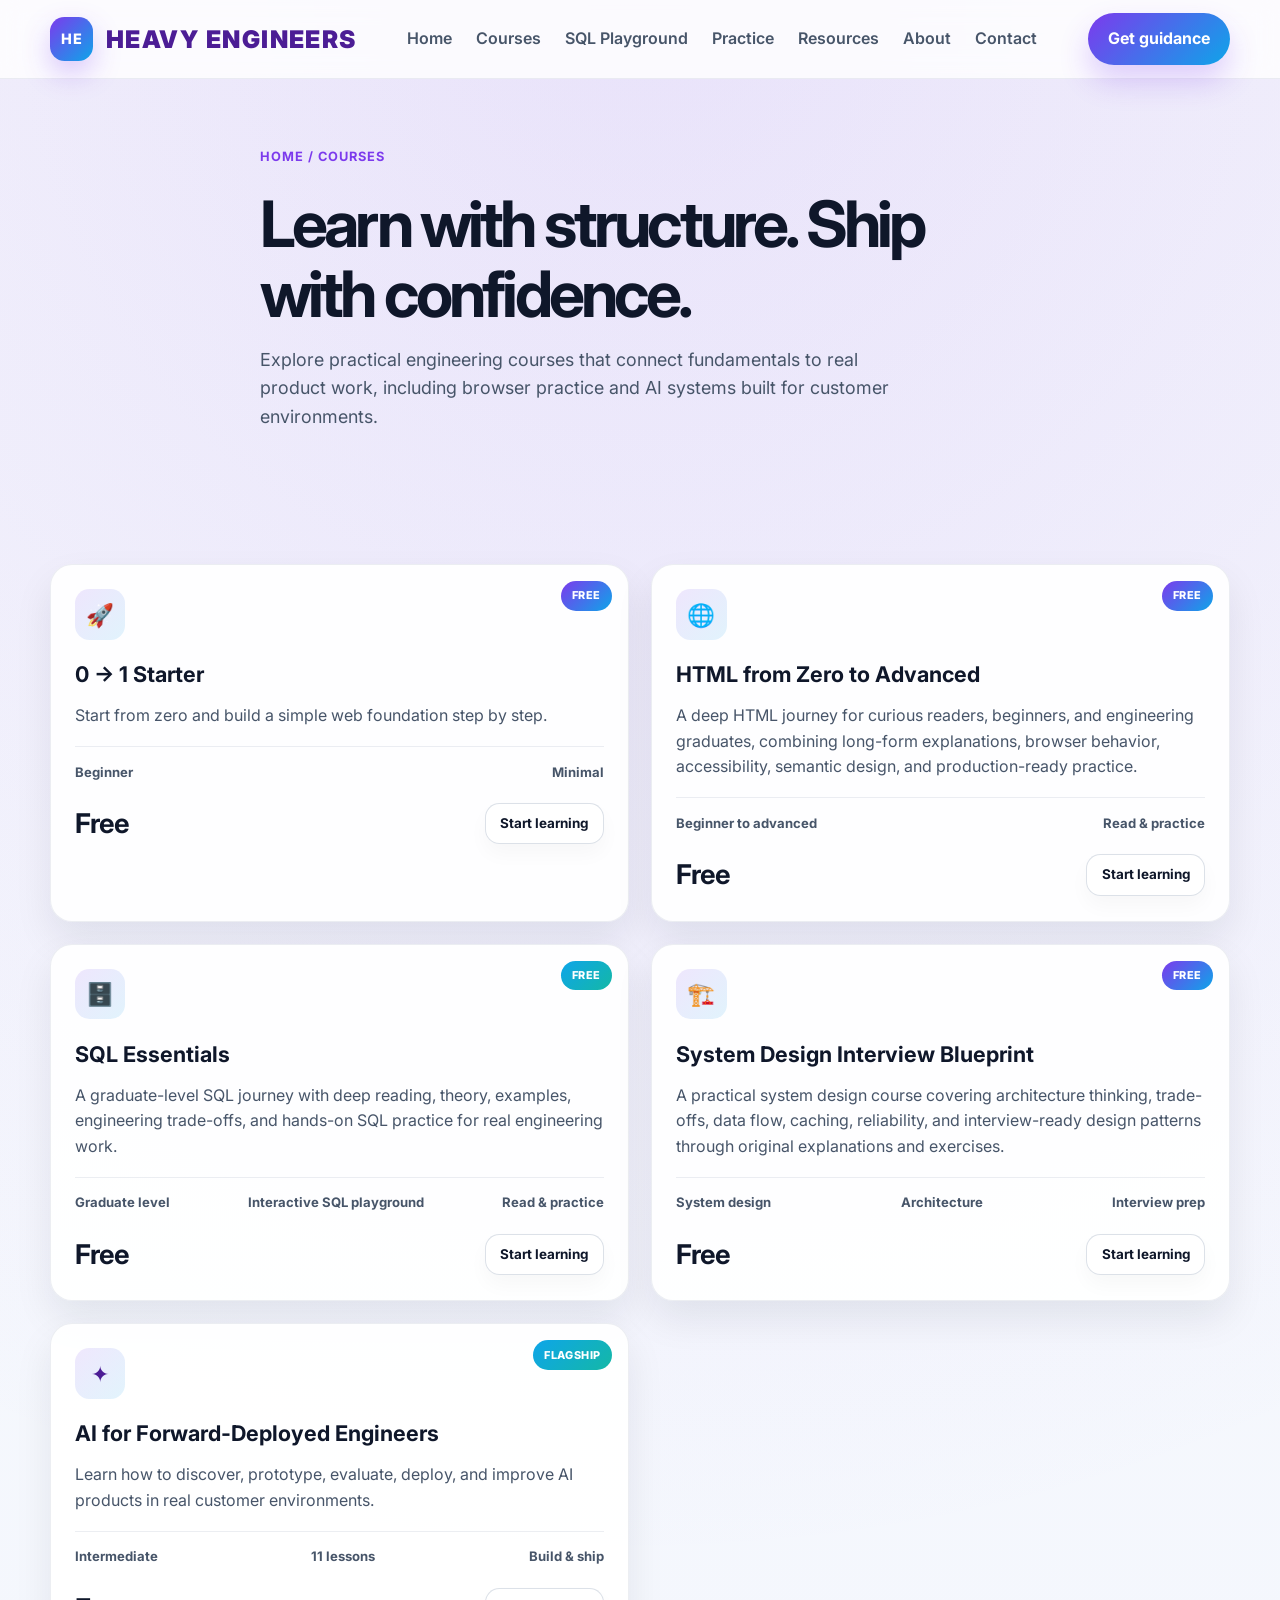
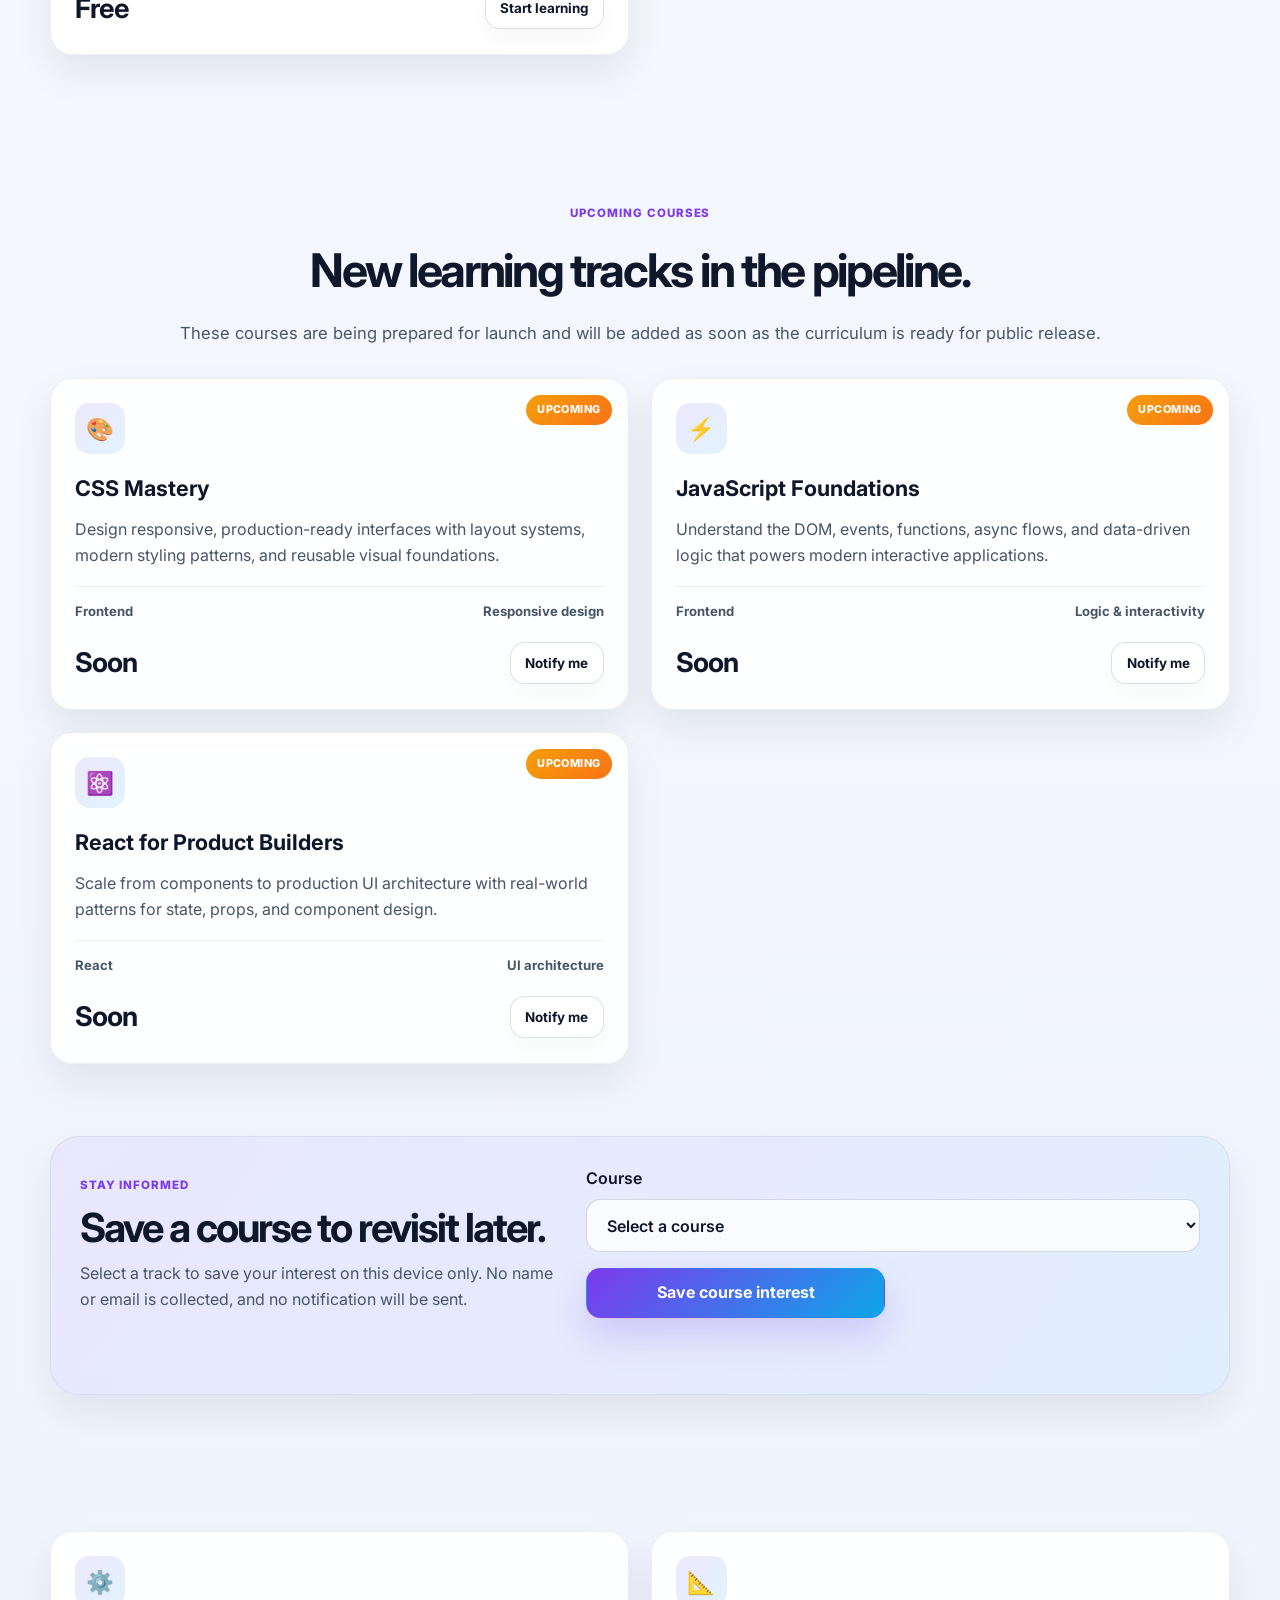
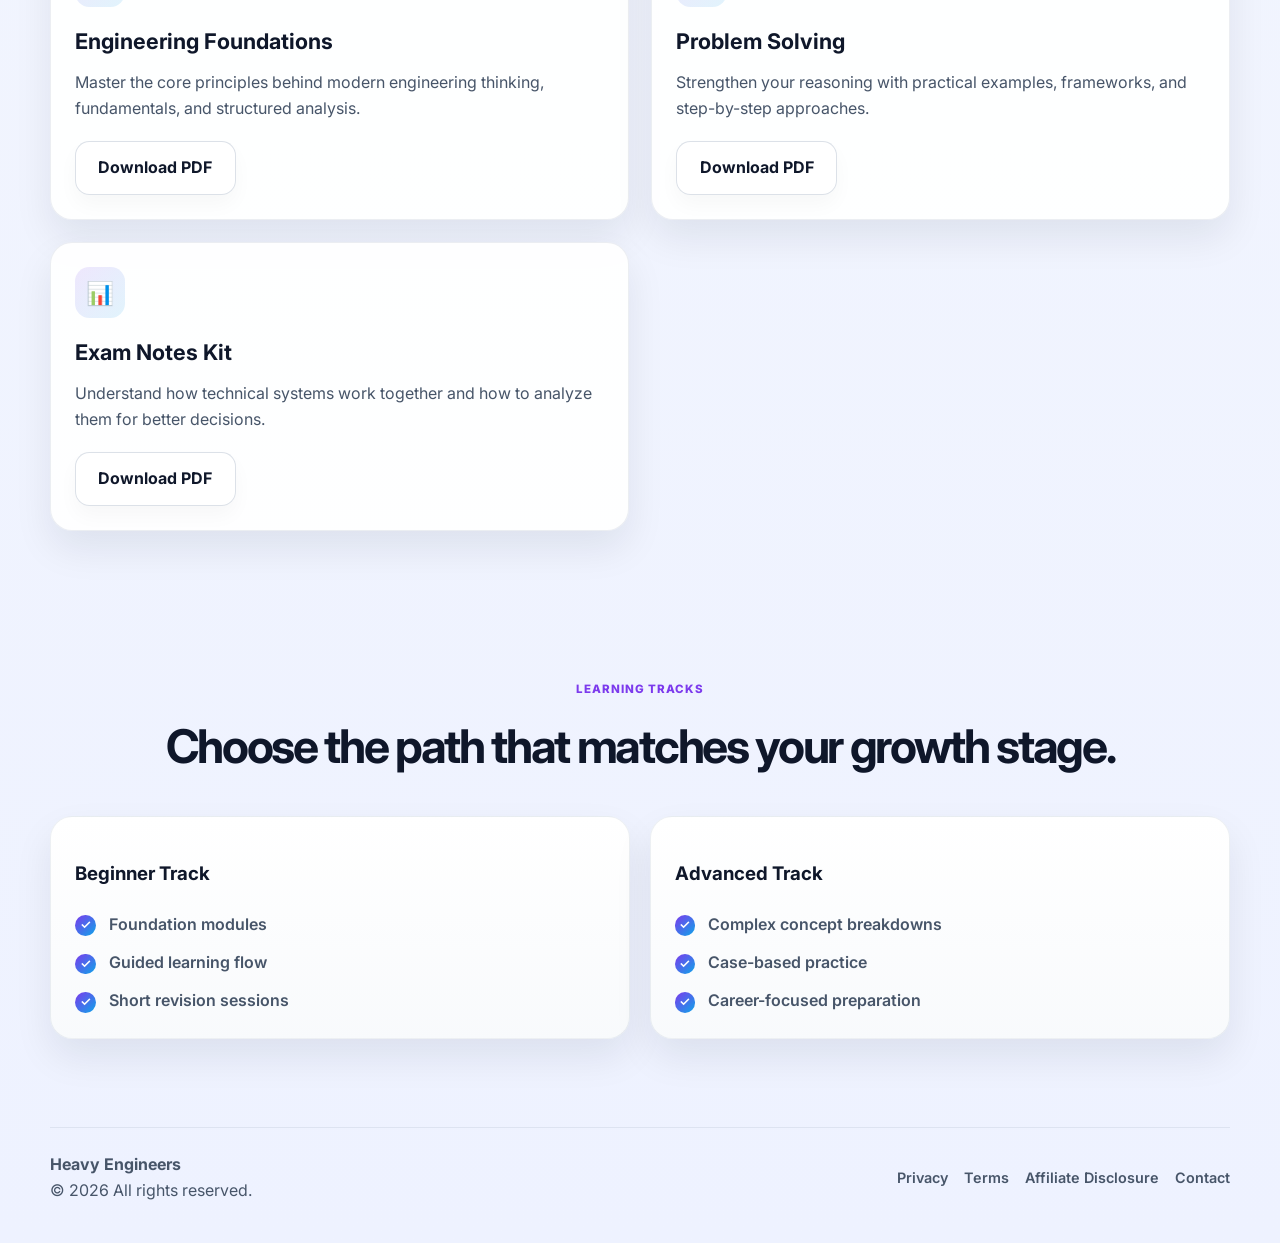
<file: courses.html>
<!DOCTYPE html>
<html lang="en">
  <head>
    <meta charset="UTF-8" />
    <meta name="viewport" content="width=device-width, initial-scale=1.0" />
    <meta
      name="description"
      content="Explore Heavy Engineers courses for engineering foundations, technical analysis, and career preparation."
    />
    <meta
      name="keywords"
      content="Heavy Engineers courses, engineering foundations, engineering course, problem solving course, career launch kit"
    />
    <meta name="robots" content="index, follow" />
    <meta name="theme-color" content="#7C3AED" />
    <meta name="author" content="Heavy Engineers" />
    <meta property="og:type" content="website" />
    <meta property="og:title" content="Courses | Heavy Engineers" />
    <meta property="og:description" content="Explore Heavy Engineers courses built for clarity, practice, and career growth." />
    <meta property="og:url" content="https://heavyengineers.github.io/courses.html" />
    <meta property="og:site_name" content="Heavy Engineers" />
    <meta property="og:locale" content="en_IN" />
    <meta property="og:image" content="https://heavyengineers.github.io/assets/favicon.svg" />
    <meta name="twitter:card" content="summary_large_image" />
    <meta name="twitter:title" content="Courses | Heavy Engineers" />
    <meta name="twitter:description" content="Explore structured engineering courses from Heavy Engineers." />
    <meta name="twitter:image" content="https://heavyengineers.github.io/assets/favicon.svg" />
    <title>Courses | Heavy Engineers</title>
    <link rel="icon" type="image/svg+xml" href="assets/favicon.svg" />
    <link rel="canonical" href="https://heavyengineers.github.io/courses.html" />
    <link rel="preconnect" href="https://fonts.googleapis.com" />
    <link rel="preconnect" href="https://fonts.gstatic.com" crossorigin />
    <link
      href="https://fonts.googleapis.com/css2?family=Inter:wght@400;500;600;700;800;900&display=swap"
      rel="stylesheet"
    />
    <link rel="stylesheet" href="styles.css?v=12" />
      <script async src="https://pagead2.googlesyndication.com/pagead/js/adsbygoogle.js?client=ca-pub-5250790497940859"
      crossorigin="anonymous"></script>
</head>
  <body>
    <header class="topbar">
      <div class="container nav">
        <a href="index.html" class="brand" aria-label="Heavy Engineers home">
          <span class="brand-icon">HE</span>
          <span class="brand-word">HEAVY ENGINEERS</span>
        </a>

        <button class="menu-toggle" aria-label="Toggle navigation" aria-expanded="false">
          ☰
        </button>

        <nav class="nav-links" aria-label="Main navigation">
          <a href="index.html">Home</a>
          <a href="courses.html">Courses</a>
          <a href="sql-playground.html">SQL Playground</a>
          <a href="practice.html">Practice</a>
          <a href="notes.html">Resources</a>
          <a href="about.html">About</a>
          <a href="contact.html">Contact</a>
        </nav>

        <a href="contact.html" class="nav-cta">Get guidance</a>
      </div>
    </header>

    <main>
      <section class="page-hero">
        <div class="container page-hero-content">
          <span class="page-breadcrumb">Home / Courses</span>
          <h1>Learn with structure. Ship with confidence.</h1>
          <p class="hero-copy">
            Explore practical engineering courses that connect fundamentals to real product work,
            including browser practice and AI systems built for customer environments.
          </p>
        </div>
      </section>

      <section id="course-library">
        <div id="course-library-grid" class="container cards"></div>
      </section>

      <section id="course-upcoming">
        <div class="container">
          <div class="section-head">
            <span class="section-label">Upcoming courses</span>
            <h2>New learning tracks in the pipeline.</h2>
            <p>These courses are being prepared for launch and will be added as soon as the curriculum is ready for public release.</p>
          </div>
          <div id="course-upcoming-grid" class="cards feature-courses"></div>
        </div>
      </section>

      <section id="notify-me" class="notify-section">
        <div class="container">
          <div class="notify-card">
            <div>
              <span class="section-label">Stay informed</span>
              <h2>Save a course to revisit later.</h2>
              <p>Select a track to save your interest on this device only. No name or email is collected, and no notification will be sent.</p>
            </div>

            <form id="notify-form" class="notify-form">
              <label>
                <span>Course</span>
                <select name="course" id="notify-course" required>
                  <option value="">Select a course</option>
                  <option value="CSS Mastery">CSS Mastery</option>
                  <option value="JavaScript Foundations">JavaScript Foundations</option>
                  <option value="React for Product Builders">React for Product Builders</option>
                </select>
              </label>
              <button type="submit" class="primary-btn">Save course interest</button>
            </form>
            <p id="notify-status" class="notify-status" aria-live="polite"></p>
          </div>
        </div>
      </section>

      <section>
        <div class="container cards">
          <article class="card">
            <div class="icon-box">⚙️</div>
            <h3>Engineering Foundations</h3>
            <p>Master the core principles behind modern engineering thinking, fundamentals, and structured analysis.</p>
            <div class="course-actions">
              <a class="secondary-btn" href="downloads/engineering-foundations.pdf" target="_blank" rel="noreferrer">Download PDF</a>
            </div>
          </article>

          <article class="card">
            <div class="icon-box">📐</div>
            <h3>Problem Solving</h3>
            <p>Strengthen your reasoning with practical examples, frameworks, and step-by-step approaches.</p>
            <div class="course-actions">
              <a class="secondary-btn" href="downloads/problem-solving-guide.pdf" target="_blank" rel="noreferrer">Download PDF</a>
            </div>
          </article>

          <article class="card">
            <div class="icon-box">📊</div>
            <h3>Exam Notes Kit</h3>
            <p>Understand how technical systems work together and how to analyze them for better decisions.</p>
            <div class="course-actions">
              <a class="secondary-btn" href="downloads/exam-notes-kit.pdf" target="_blank" rel="noreferrer">Download PDF</a>
            </div>
          </article>
        </div>
      </section>

      <section>
        <div class="container">
          <div class="section-head">
            <span class="section-label">Learning tracks</span>
            <h2>Choose the path that matches your growth stage.</h2>
          </div>

          <div class="info-grid">
            <div class="page-card">
              <h3>Beginner Track</h3>
              <ul class="resource-list">
                <li><span class="check">✓</span> Foundation modules</li>
                <li><span class="check">✓</span> Guided learning flow</li>
                <li><span class="check">✓</span> Short revision sessions</li>
              </ul>
            </div>

            <div class="page-card">
              <h3>Advanced Track</h3>
              <ul class="resource-list">
                <li><span class="check">✓</span> Complex concept breakdowns</li>
                <li><span class="check">✓</span> Case-based practice</li>
                <li><span class="check">✓</span> Career-focused preparation</li>
              </ul>
            </div>
          </div>
        </div>
      </section>
    </main>

    <footer class="footer">
      <div class="container footer-row">
        <div>
          <strong>Heavy Engineers</strong>
          <div>© <span id="year"></span> All rights reserved.</div>
        </div>

        <div class="footer-links">
          <a href="privacy.html">Privacy</a>
          <a href="terms.html">Terms</a>
          <a href="affiliate-disclosure.html">Affiliate Disclosure</a>
          <a href="contact.html">Contact</a>
        </div>
      </div>
    </footer>

    <script type="application/ld+json">
      {
        "@context": "https://schema.org",
        "@type": "CollectionPage",
        "name": "Courses | Heavy Engineers",
        "url": "https://heavyengineers.github.io/courses.html",
        "description": "Explore engineering learning paths designed for students and professionals who want practical growth and structured study support."
      }
    </script>
    <script src="script.js?v=15"></script>
  </body>
</html>
</file>
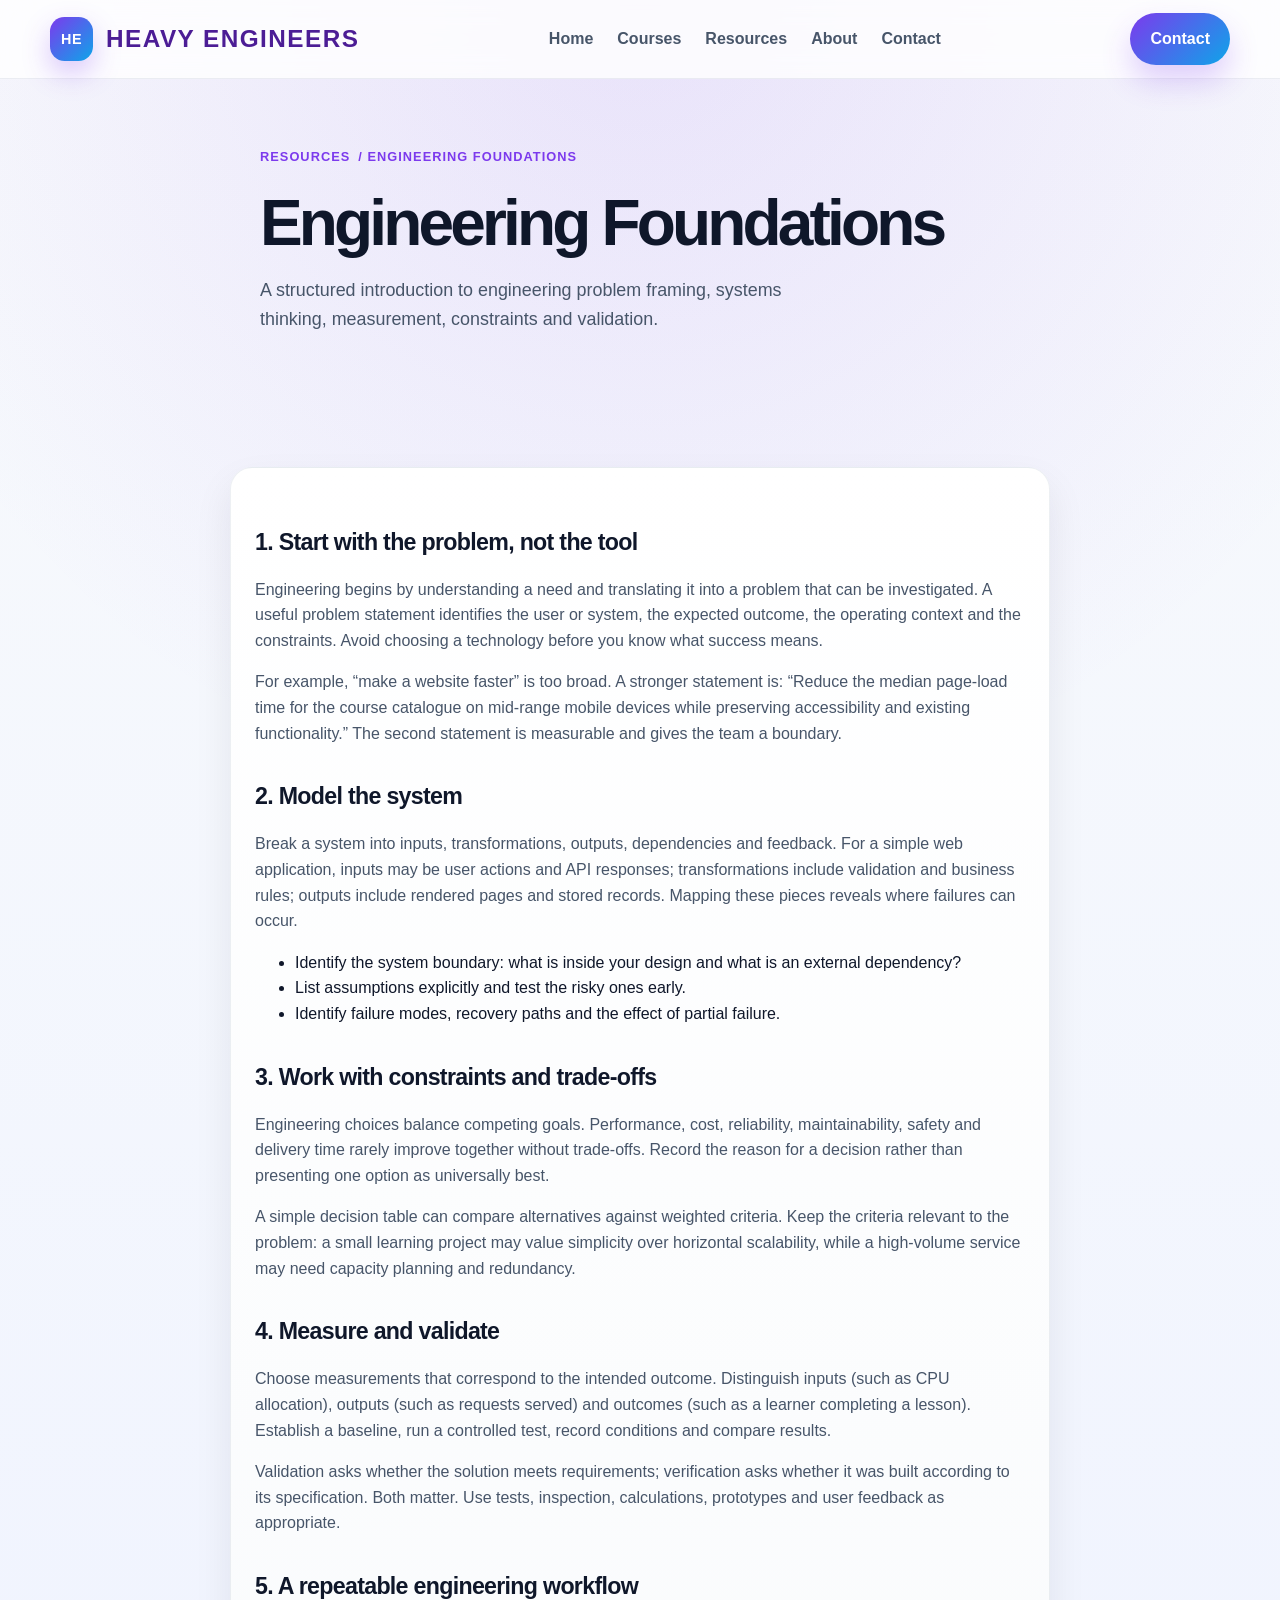
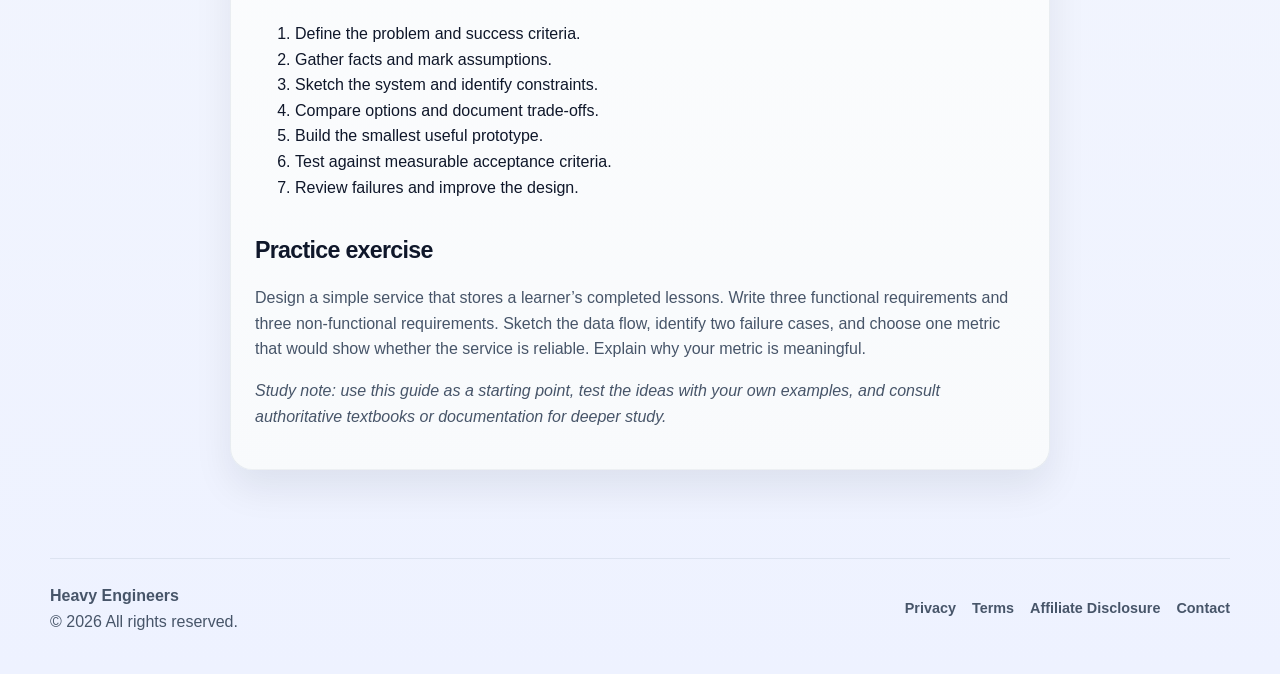
<file: engineering-foundations.html>
<!DOCTYPE html>
<html lang="en"><head><meta charset="UTF-8"><meta name="viewport" content="width=device-width, initial-scale=1"><meta name="description" content="A structured introduction to engineering problem framing, systems thinking, measurement, constraints and validation."><meta name="robots" content="index,follow"><title>Engineering Foundations | Heavy Engineers</title><link rel="canonical" href="https://heavyengineers.github.io/engineering-foundations.html"><link rel="stylesheet" href="styles.css?v=12"></head><body>
<header class="topbar"><div class="container nav"><a href="index.html" class="brand"><span class="brand-icon">HE</span><span class="brand-word">HEAVY ENGINEERS</span></a><nav class="nav-links" aria-label="Main navigation"><a href="index.html">Home</a><a href="courses.html">Courses</a><a href="notes.html">Resources</a><a href="about.html">About</a><a href="contact.html">Contact</a></nav><a href="contact.html" class="nav-cta">Contact</a></div></header>
<main><section class="page-hero"><div class="container page-hero-content"><span class="page-breadcrumb"><a href="notes.html">Resources</a> / Engineering Foundations</span><h1>Engineering Foundations</h1><p class="hero-copy">A structured introduction to engineering problem framing, systems thinking, measurement, constraints and validation.</p></div></section><section><div class="container page-card policy-content">
<h2>1. Start with the problem, not the tool</h2><p>Engineering begins by understanding a need and translating it into a problem that can be investigated. A useful problem statement identifies the user or system, the expected outcome, the operating context and the constraints. Avoid choosing a technology before you know what success means.</p><p>For example, “make a website faster” is too broad. A stronger statement is: “Reduce the median page-load time for the course catalogue on mid-range mobile devices while preserving accessibility and existing functionality.” The second statement is measurable and gives the team a boundary.</p>
<h2>2. Model the system</h2><p>Break a system into inputs, transformations, outputs, dependencies and feedback. For a simple web application, inputs may be user actions and API responses; transformations include validation and business rules; outputs include rendered pages and stored records. Mapping these pieces reveals where failures can occur.</p><ul><li>Identify the system boundary: what is inside your design and what is an external dependency?</li><li>List assumptions explicitly and test the risky ones early.</li><li>Identify failure modes, recovery paths and the effect of partial failure.</li></ul>
<h2>3. Work with constraints and trade-offs</h2><p>Engineering choices balance competing goals. Performance, cost, reliability, maintainability, safety and delivery time rarely improve together without trade-offs. Record the reason for a decision rather than presenting one option as universally best.</p><p>A simple decision table can compare alternatives against weighted criteria. Keep the criteria relevant to the problem: a small learning project may value simplicity over horizontal scalability, while a high-volume service may need capacity planning and redundancy.</p>
<h2>4. Measure and validate</h2><p>Choose measurements that correspond to the intended outcome. Distinguish inputs (such as CPU allocation), outputs (such as requests served) and outcomes (such as a learner completing a lesson). Establish a baseline, run a controlled test, record conditions and compare results.</p><p>Validation asks whether the solution meets requirements; verification asks whether it was built according to its specification. Both matter. Use tests, inspection, calculations, prototypes and user feedback as appropriate.</p>
<h2>5. A repeatable engineering workflow</h2><ol><li>Define the problem and success criteria.</li><li>Gather facts and mark assumptions.</li><li>Sketch the system and identify constraints.</li><li>Compare options and document trade-offs.</li><li>Build the smallest useful prototype.</li><li>Test against measurable acceptance criteria.</li><li>Review failures and improve the design.</li></ol>
<h2>Practice exercise</h2><p>Design a simple service that stores a learner’s completed lessons. Write three functional requirements and three non-functional requirements. Sketch the data flow, identify two failure cases, and choose one metric that would show whether the service is reliable. Explain why your metric is meaningful.</p><p><em>Study note: use this guide as a starting point, test the ideas with your own examples, and consult authoritative textbooks or documentation for deeper study.</em></p></div></section></main>
<footer class="footer"><div class="container footer-row"><div><strong>Heavy Engineers</strong><div>© <span id="year"></span> All rights reserved.</div></div><div class="footer-links"><a href="privacy.html">Privacy</a><a href="terms.html">Terms</a><a href="affiliate-disclosure.html">Affiliate Disclosure</a><a href="contact.html">Contact</a></div></div></footer><script src="script.js?v=15"></script></body></html>
</file>
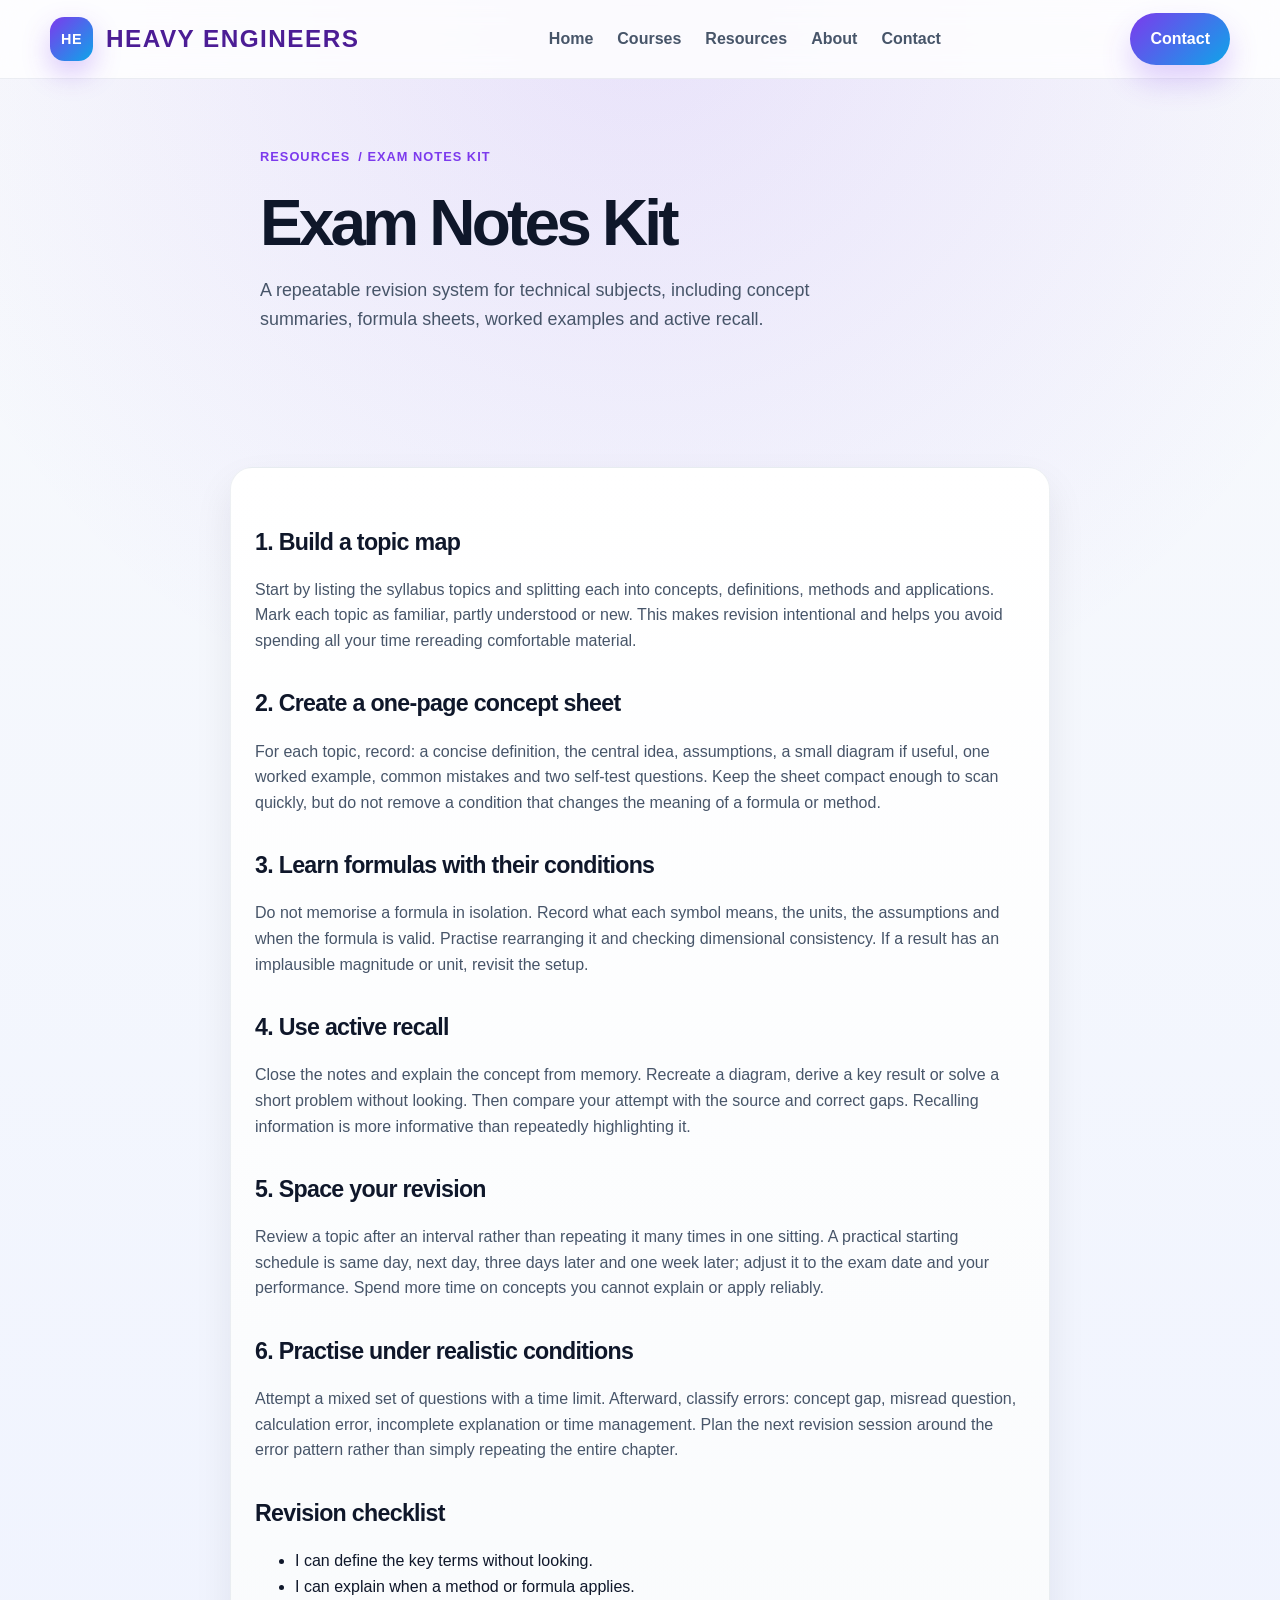
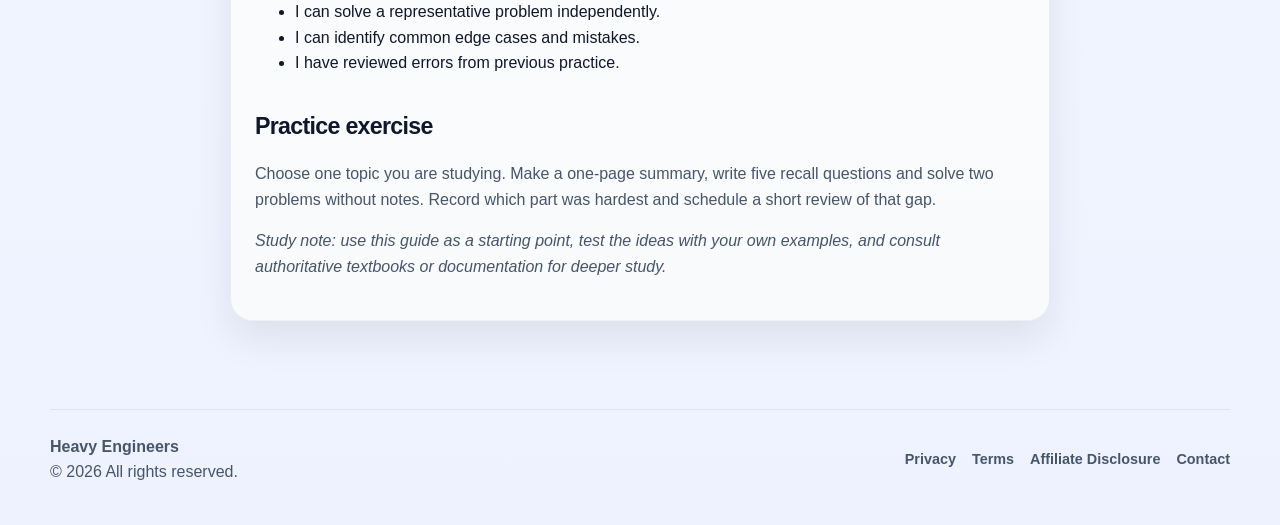
<file: exam-notes-kit.html>
<!DOCTYPE html>
<html lang="en"><head><meta charset="UTF-8"><meta name="viewport" content="width=device-width, initial-scale=1"><meta name="description" content="A repeatable revision system for technical subjects, including concept summaries, formula sheets, worked examples and active recall."><meta name="robots" content="index,follow"><title>Exam Notes Kit | Heavy Engineers</title><link rel="canonical" href="https://heavyengineers.github.io/exam-notes-kit.html"><link rel="stylesheet" href="styles.css?v=12"></head><body>
<header class="topbar"><div class="container nav"><a href="index.html" class="brand"><span class="brand-icon">HE</span><span class="brand-word">HEAVY ENGINEERS</span></a><nav class="nav-links" aria-label="Main navigation"><a href="index.html">Home</a><a href="courses.html">Courses</a><a href="notes.html">Resources</a><a href="about.html">About</a><a href="contact.html">Contact</a></nav><a href="contact.html" class="nav-cta">Contact</a></div></header>
<main><section class="page-hero"><div class="container page-hero-content"><span class="page-breadcrumb"><a href="notes.html">Resources</a> / Exam Notes Kit</span><h1>Exam Notes Kit</h1><p class="hero-copy">A repeatable revision system for technical subjects, including concept summaries, formula sheets, worked examples and active recall.</p></div></section><section><div class="container page-card policy-content">
<h2>1. Build a topic map</h2><p>Start by listing the syllabus topics and splitting each into concepts, definitions, methods and applications. Mark each topic as familiar, partly understood or new. This makes revision intentional and helps you avoid spending all your time rereading comfortable material.</p>
<h2>2. Create a one-page concept sheet</h2><p>For each topic, record: a concise definition, the central idea, assumptions, a small diagram if useful, one worked example, common mistakes and two self-test questions. Keep the sheet compact enough to scan quickly, but do not remove a condition that changes the meaning of a formula or method.</p>
<h2>3. Learn formulas with their conditions</h2><p>Do not memorise a formula in isolation. Record what each symbol means, the units, the assumptions and when the formula is valid. Practise rearranging it and checking dimensional consistency. If a result has an implausible magnitude or unit, revisit the setup.</p>
<h2>4. Use active recall</h2><p>Close the notes and explain the concept from memory. Recreate a diagram, derive a key result or solve a short problem without looking. Then compare your attempt with the source and correct gaps. Recalling information is more informative than repeatedly highlighting it.</p>
<h2>5. Space your revision</h2><p>Review a topic after an interval rather than repeating it many times in one sitting. A practical starting schedule is same day, next day, three days later and one week later; adjust it to the exam date and your performance. Spend more time on concepts you cannot explain or apply reliably.</p>
<h2>6. Practise under realistic conditions</h2><p>Attempt a mixed set of questions with a time limit. Afterward, classify errors: concept gap, misread question, calculation error, incomplete explanation or time management. Plan the next revision session around the error pattern rather than simply repeating the entire chapter.</p>
<h2>Revision checklist</h2><ul><li>I can define the key terms without looking.</li><li>I can explain when a method or formula applies.</li><li>I can solve a representative problem independently.</li><li>I can identify common edge cases and mistakes.</li><li>I have reviewed errors from previous practice.</li></ul>
<h2>Practice exercise</h2><p>Choose one topic you are studying. Make a one-page summary, write five recall questions and solve two problems without notes. Record which part was hardest and schedule a short review of that gap.</p><p><em>Study note: use this guide as a starting point, test the ideas with your own examples, and consult authoritative textbooks or documentation for deeper study.</em></p></div></section></main>
<footer class="footer"><div class="container footer-row"><div><strong>Heavy Engineers</strong><div>© <span id="year"></span> All rights reserved.</div></div><div class="footer-links"><a href="privacy.html">Privacy</a><a href="terms.html">Terms</a><a href="affiliate-disclosure.html">Affiliate Disclosure</a><a href="contact.html">Contact</a></div></div></footer><script src="script.js?v=15"></script></body></html>
</file>
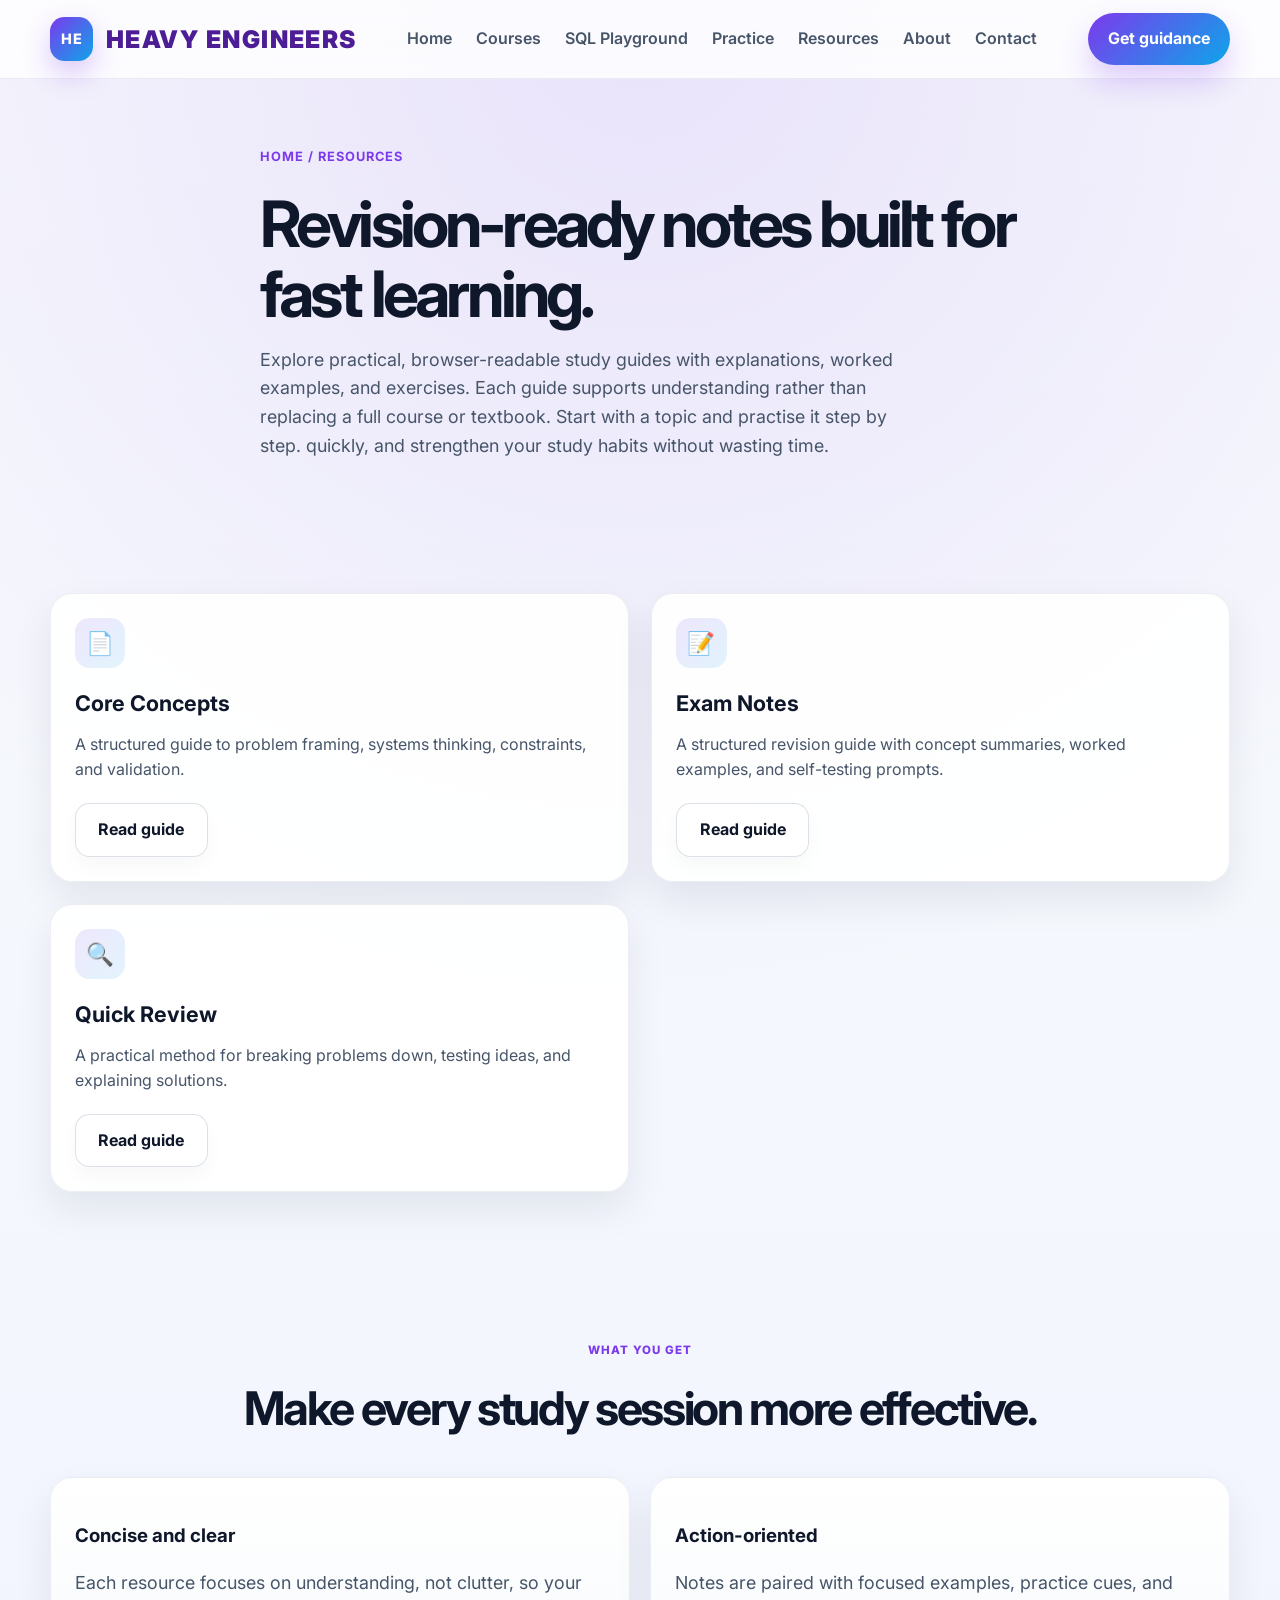
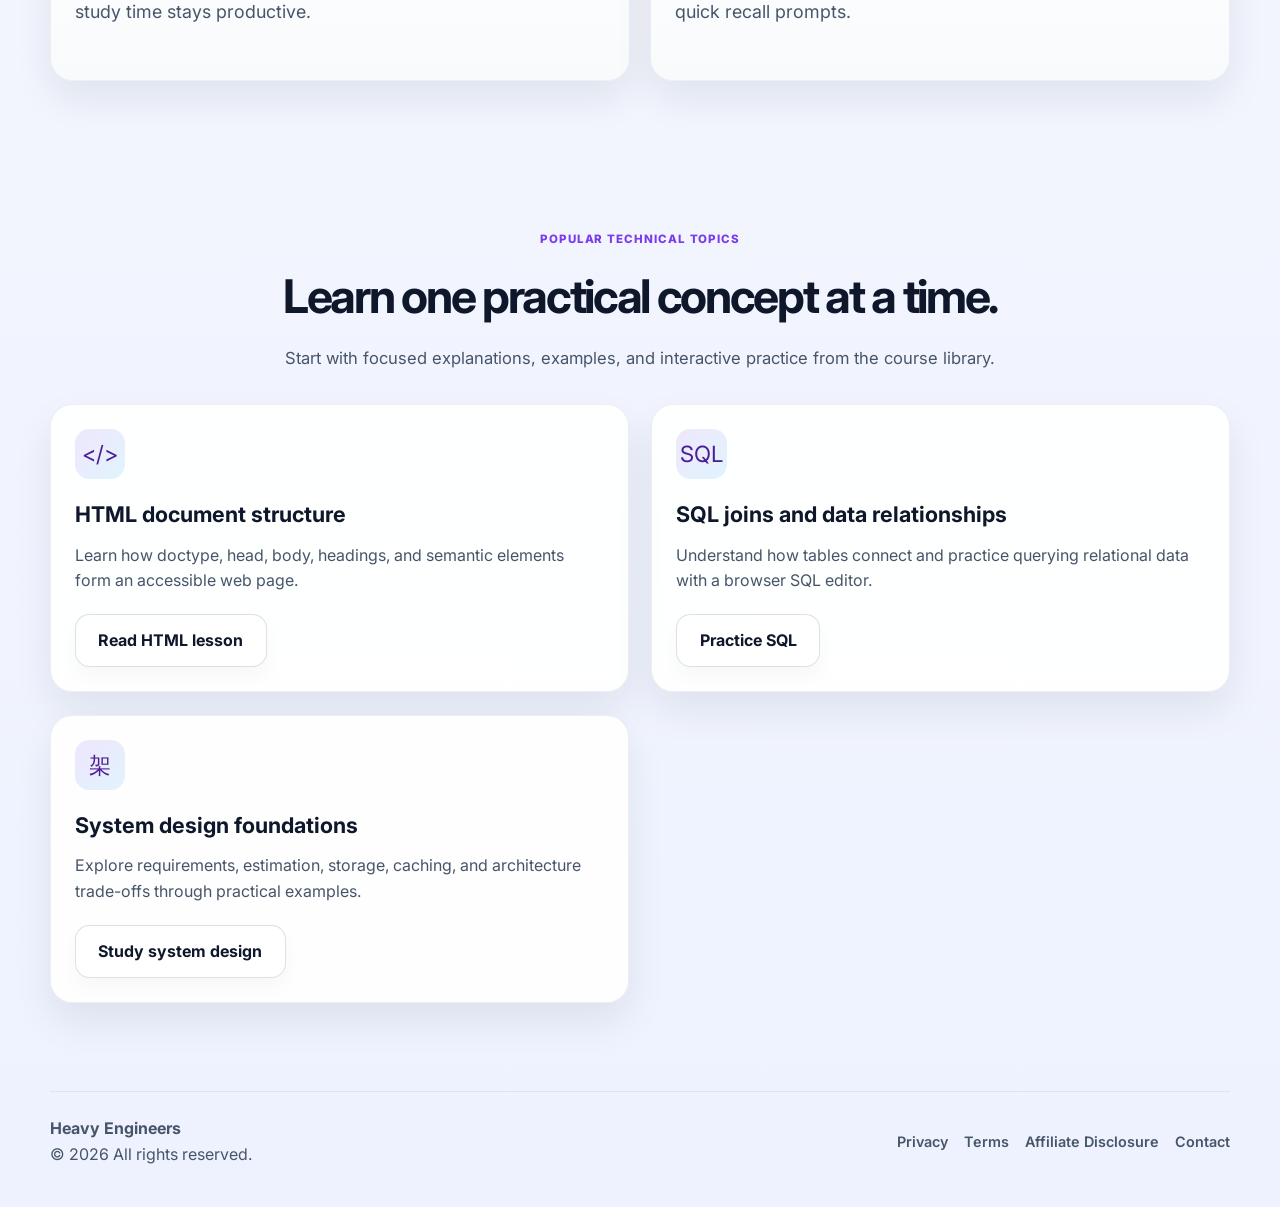
<file: notes.html>
<!DOCTYPE html>
<html lang="en">
  <head>
    <meta charset="UTF-8" />
    <meta name="viewport" content="width=device-width, initial-scale=1.0" />
    <meta
      name="description"
      content="Access practical study guides and revision resources from Heavy Engineers."
    />
    <meta
      name="keywords"
      content="engineering notes PDF, study notes, exam notes, engineering learning resources, revision notes, heavy engineers notes"
    />
    <meta name="robots" content="index, follow" />
    <meta name="theme-color" content="#7C3AED" />
    <meta name="author" content="Heavy Engineers" />
    <meta property="og:type" content="website" />
    <meta property="og:title" content="Study Guides | Heavy Engineers" />
    <meta property="og:description" content="Practical study guides, quick summaries, and actionable learning resources from Heavy Engineers." />
    <meta property="og:url" content="https://heavyengineers.github.io/notes.html" />
    <meta property="og:site_name" content="Heavy Engineers" />
    <meta property="og:locale" content="en_IN" />
    <meta property="og:image" content="https://heavyengineers.github.io/assets/favicon.svg" />
    <meta name="twitter:card" content="summary_large_image" />
    <meta name="twitter:title" content="PDF Notes | Heavy Engineers" />
    <meta name="twitter:description" content="Read practical study guides and learning resources from Heavy Engineers." />
    <meta name="twitter:image" content="https://heavyengineers.github.io/assets/favicon.svg" />
    <title>PDF Notes | Heavy Engineers</title>
    <link rel="icon" type="image/svg+xml" href="assets/favicon.svg" />
    <link rel="canonical" href="https://heavyengineers.github.io/notes.html" />
    <link rel="preconnect" href="https://fonts.googleapis.com" />
    <link rel="preconnect" href="https://fonts.gstatic.com" crossorigin />
    <link
      href="https://fonts.googleapis.com/css2?family=Inter:wght@400;500;600;700;800;900&display=swap"
      rel="stylesheet"
    />
    <link rel="stylesheet" href="styles.css?v=12" />
  </head>
  <body>
    <header class="topbar">
      <div class="container nav">
        <a href="index.html" class="brand" aria-label="Heavy Engineers home">
          <span class="brand-icon">HE</span>
          <span class="brand-word">HEAVY ENGINEERS</span>
        </a>

        <button class="menu-toggle" aria-label="Toggle navigation" aria-expanded="false">
          ☰
        </button>

        <nav class="nav-links" aria-label="Main navigation">
          <a href="index.html">Home</a>
          <a href="courses.html">Courses</a>
          <a href="sql-playground.html">SQL Playground</a>
          <a href="practice.html">Practice</a>
          <a href="notes.html">Resources</a>
          <a href="about.html">About</a>
          <a href="contact.html">Contact</a>
        </nav>

        <a href="contact.html" class="nav-cta">Get guidance</a>
      </div>
    </header>

    <main>
      <section class="page-hero">
        <div class="container page-hero-content">
          <span class="page-breadcrumb">Home / Resources</span>
          <h1>Revision-ready notes built for fast learning.</h1>
          <p class="hero-copy">
            Explore practical, browser-readable study guides with explanations, worked examples, and exercises. Each guide supports understanding rather than replacing a full course or textbook. Start with a topic and practise it step by step.
            quickly, and strengthen your study habits without wasting time.
          </p>
        </div>
      </section>

      <section>
        <div class="container cards">
          <article class="card">
            <div class="icon-box">📄</div>
            <h3>Core Concepts</h3>
            <p>A structured guide to problem framing, systems thinking, constraints, and validation.</p>
            <div class="course-actions">
              <a class="secondary-btn" href="engineering-foundations.html">Read guide</a>
            </div>
          </article>

          <article class="card">
            <div class="icon-box">📝</div>
            <h3>Exam Notes</h3>
            <p>A structured revision guide with concept summaries, worked examples, and self-testing prompts.</p>
            <div class="course-actions">
              <a class="secondary-btn" href="exam-notes-kit.html">Read guide</a>
            </div>
          </article>

          <article class="card">
            <div class="icon-box">🔍</div>
            <h3>Quick Review</h3>
            <p>A practical method for breaking problems down, testing ideas, and explaining solutions.</p>
            <div class="course-actions">
              <a class="secondary-btn" href="problem-solving-guide.html">Read guide</a>
            </div>
          </article>
        </div>
      </section>

      <section>
        <div class="container">
          <div class="section-head">
            <span class="section-label">What you get</span>
            <h2>Make every study session more effective.</h2>
          </div>

          <div class="info-grid">
            <div class="page-card">
              <h3>Concise and clear</h3>
              <p class="hero-copy">Each resource focuses on understanding, not clutter, so your study time stays productive.</p>
            </div>

            <div class="page-card">
              <h3>Action-oriented</h3>
              <p class="hero-copy">Notes are paired with focused examples, practice cues, and quick recall prompts.</p>
            </div>
          </div>
        </div>
      </section>

      <section id="popular-topics">
        <div class="container">
          <div class="section-head">
            <span class="section-label">Popular technical topics</span>
            <h2>Learn one practical concept at a time.</h2>
            <p>Start with focused explanations, examples, and interactive practice from the course library.</p>
          </div>
          <div class="cards">
            <article class="card">
              <div class="icon-box">&lt;/&gt;</div>
              <h3>HTML document structure</h3>
              <p>Learn how doctype, head, body, headings, and semantic elements form an accessible web page.</p>
              <div class="course-actions"><a class="secondary-btn" href="course.html?course=html&amp;section=html-basics">Read HTML lesson</a></div>
            </article>
            <article class="card">
              <div class="icon-box">SQL</div>
              <h3>SQL joins and data relationships</h3>
              <p>Understand how tables connect and practice querying relational data with a browser SQL editor.</p>
              <div class="course-actions"><a class="secondary-btn" href="course.html?course=sql&amp;section=joins">Practice SQL</a></div>
            </article>
            <article class="card">
              <div class="icon-box">架</div>
              <h3>System design foundations</h3>
              <p>Explore requirements, estimation, storage, caching, and architecture trade-offs through practical examples.</p>
              <div class="course-actions"><a class="secondary-btn" href="course.html?course=system-design-interview-blueprint&amp;section=framework">Study system design</a></div>
            </article>
          </div>
        </div>
      </section>
    </main>

    <footer class="footer">
      <div class="container footer-row">
        <div>
          <strong>Heavy Engineers</strong>
          <div>© <span id="year"></span> All rights reserved.</div>
        </div>

        <div class="footer-links">
          <a href="privacy.html">Privacy</a>
          <a href="terms.html">Terms</a>
          <a href="affiliate-disclosure.html">Affiliate Disclosure</a>
          <a href="contact.html">Contact</a>
        </div>
      </div>
    </footer>

    <script type="application/ld+json">
      {
        "@context": "https://schema.org",
        "@type": "CollectionPage",
        "name": "PDF Notes | Heavy Engineers",
        "url": "https://heavyengineers.github.io/notes.html",
        "description": "Download engineering notes and quick revision resources for structured learning and confident exam preparation."
      }
    </script>
    <script src="script.js?v=15"></script>
  </body>
</html>
</file>
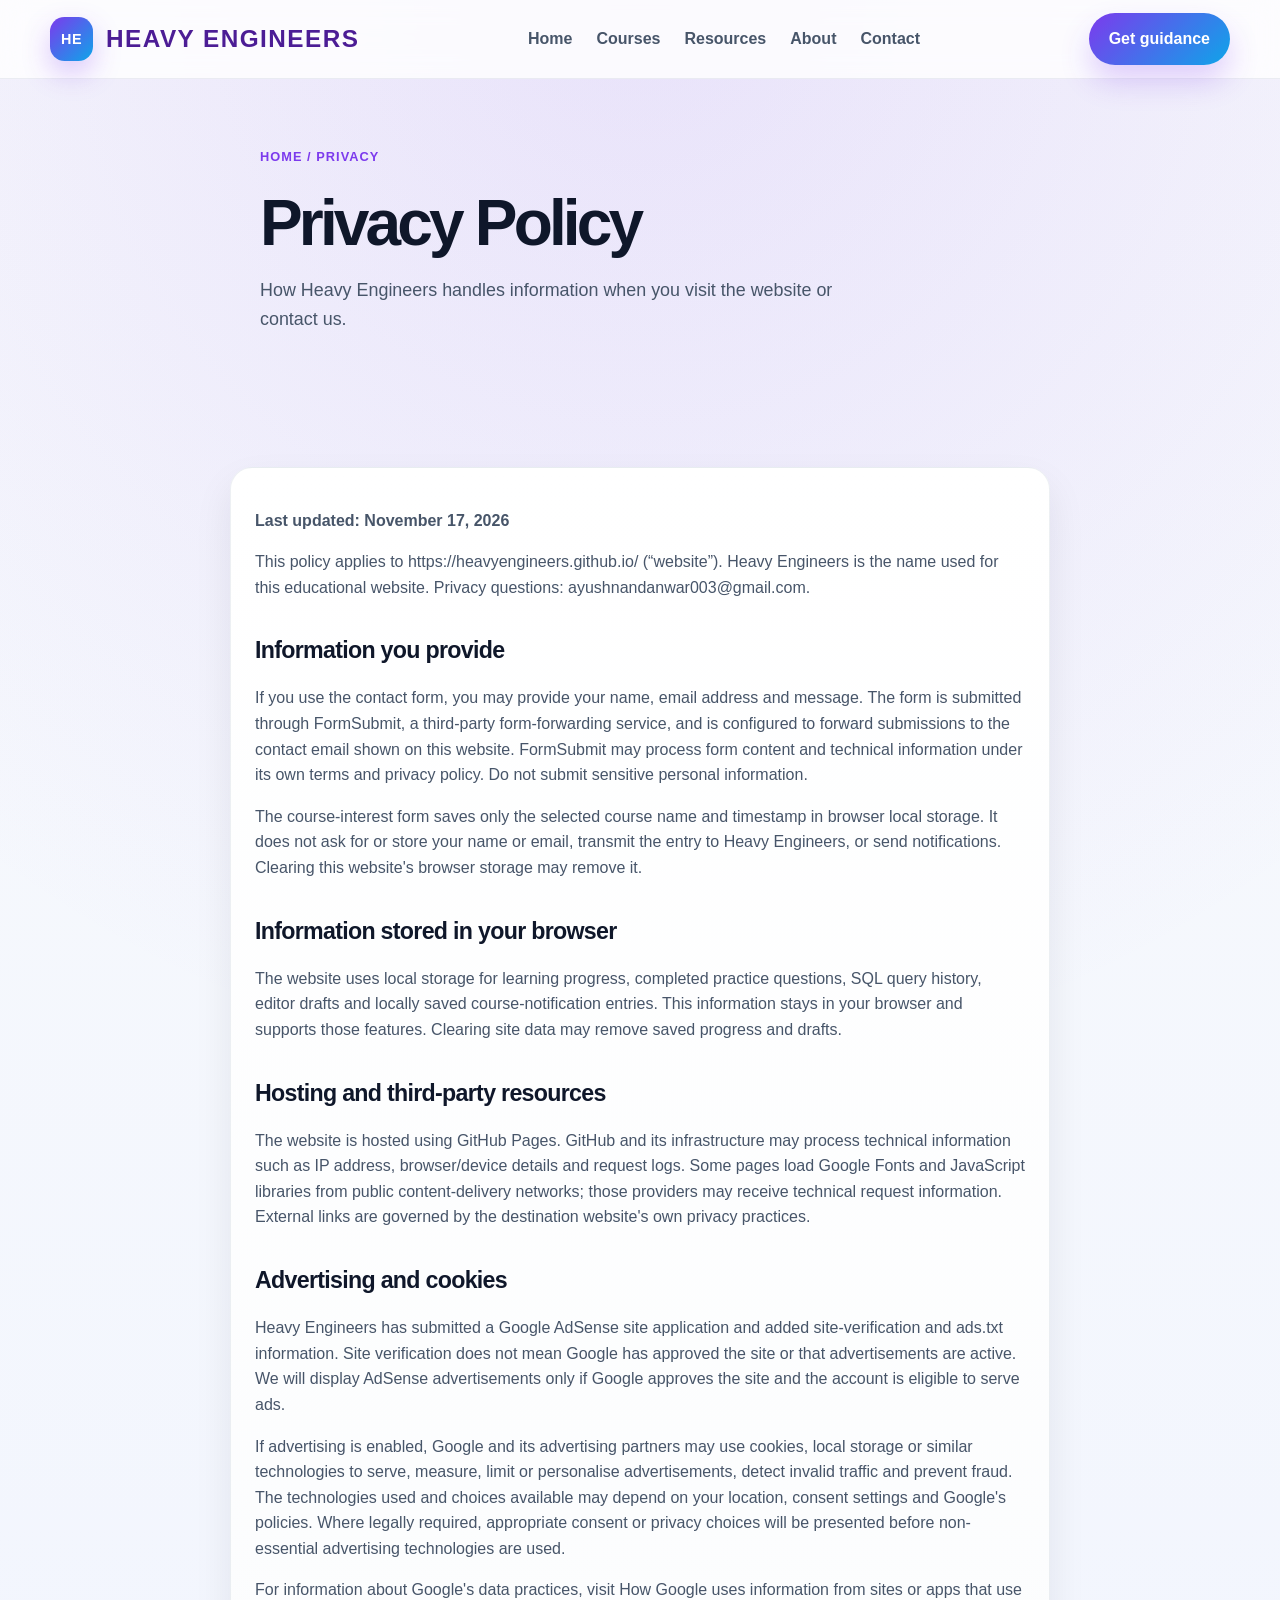
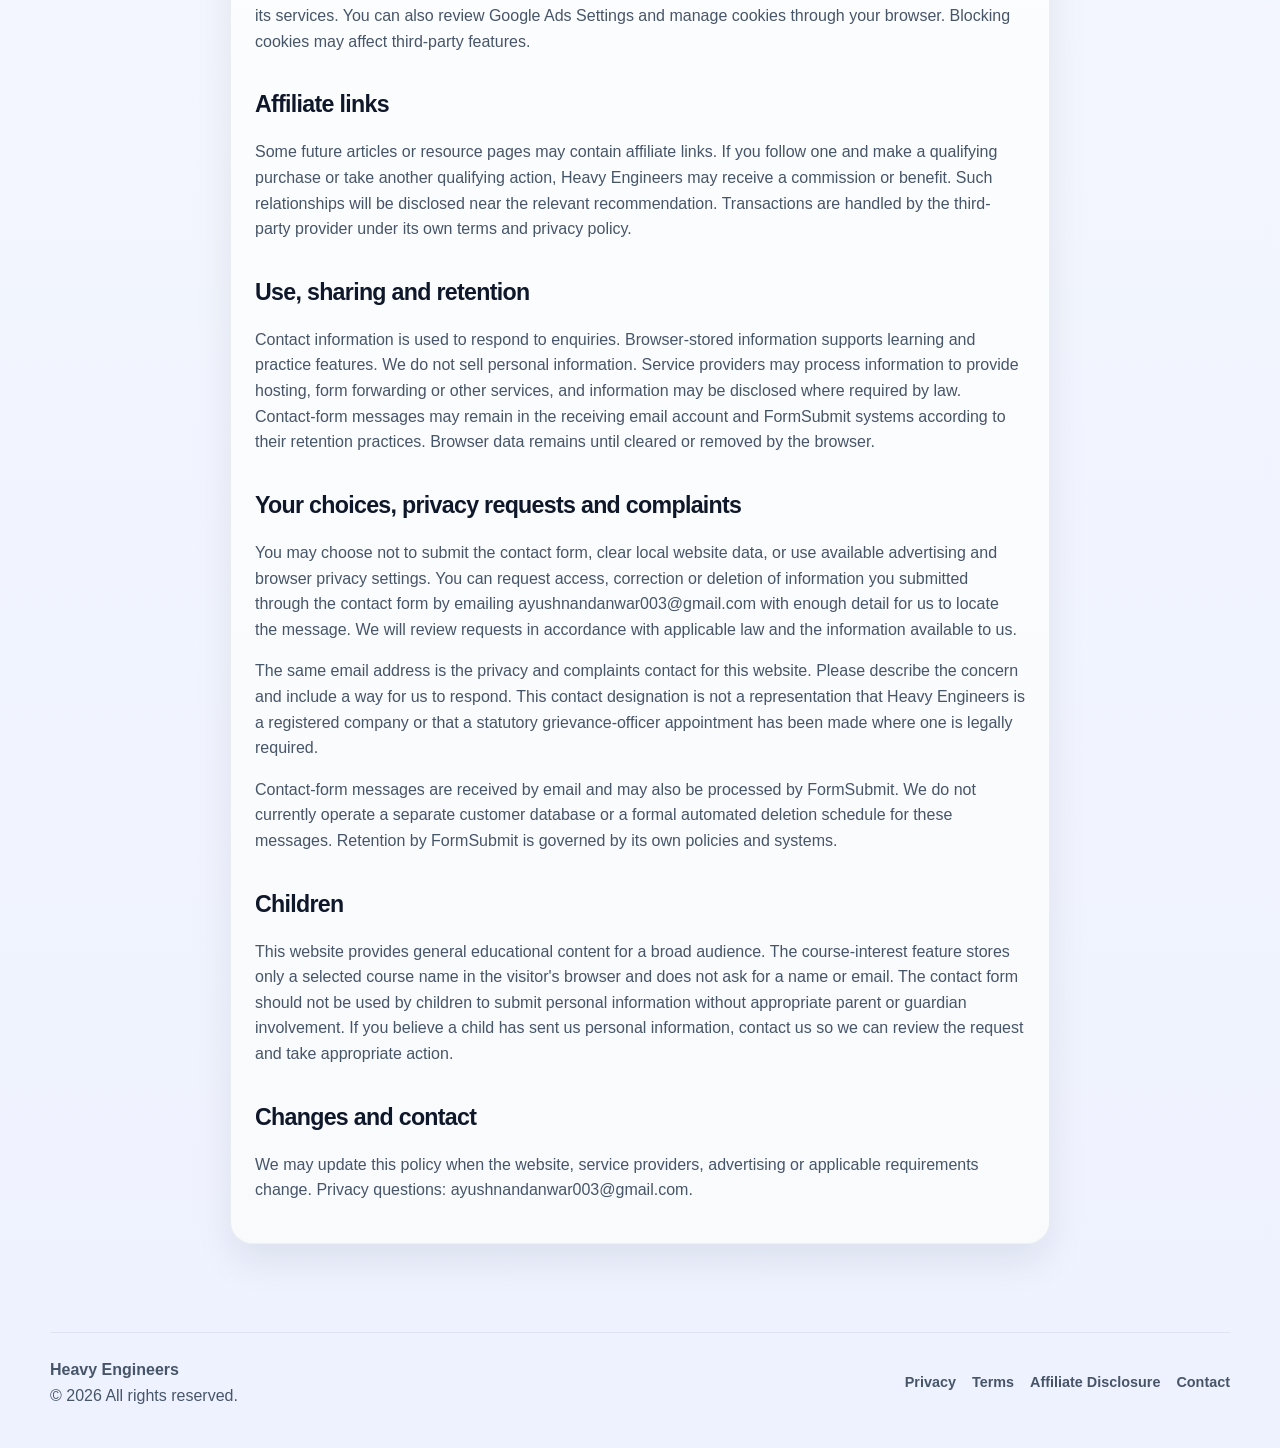
<file: privacy.html>
<!DOCTYPE html>
<html lang="en"><head><meta charset="UTF-8"><meta name="viewport" content="width=device-width, initial-scale=1"><meta name="description" content="Heavy Engineers privacy policy covering forms, browser storage, third-party services, advertising and visitor choices."><meta name="robots" content="index,follow"><title>Privacy Policy | Heavy Engineers</title><link rel="canonical" href="https://heavyengineers.github.io/privacy.html"><link rel="stylesheet" href="styles.css?v=12"></head>
<body><header class="topbar"><div class="container nav"><a href="index.html" class="brand"><span class="brand-icon">HE</span><span class="brand-word">HEAVY ENGINEERS</span></a><nav class="nav-links" aria-label="Main navigation"><a href="index.html">Home</a><a href="courses.html">Courses</a><a href="notes.html">Resources</a><a href="about.html">About</a><a href="contact.html">Contact</a></nav><a href="contact.html" class="nav-cta">Get guidance</a></div></header>
<main><section class="page-hero"><div class="container page-hero-content"><span class="page-breadcrumb">Home / Privacy</span><h1>Privacy Policy</h1><p class="hero-copy">How Heavy Engineers handles information when you visit the website or contact us.</p></div></section><section><div class="container page-card policy-content">
<p><strong>Last updated: November 17, 2026</strong></p><p>This policy applies to https://heavyengineers.github.io/ (“website”). Heavy Engineers is the name used for this educational website. Privacy questions: <a href="mailto:ayushnandanwar003@gmail.com">ayushnandanwar003@gmail.com</a>.</p>
<h2>Information you provide</h2><p>If you use the contact form, you may provide your name, email address and message. The form is submitted through FormSubmit, a third-party form-forwarding service, and is configured to forward submissions to the contact email shown on this website. FormSubmit may process form content and technical information under its own terms and privacy policy. Do not submit sensitive personal information.</p>
<p>The course-interest form saves only the selected course name and timestamp in browser local storage. It does not ask for or store your name or email, transmit the entry to Heavy Engineers, or send notifications. Clearing this website's browser storage may remove it.</p>
<h2>Information stored in your browser</h2><p>The website uses local storage for learning progress, completed practice questions, SQL query history, editor drafts and locally saved course-notification entries. This information stays in your browser and supports those features. Clearing site data may remove saved progress and drafts.</p>
<h2>Hosting and third-party resources</h2><p>The website is hosted using GitHub Pages. GitHub and its infrastructure may process technical information such as IP address, browser/device details and request logs. Some pages load Google Fonts and JavaScript libraries from public content-delivery networks; those providers may receive technical request information. External links are governed by the destination website's own privacy practices.</p>
<h2>Advertising and cookies</h2><p>Heavy Engineers has submitted a Google AdSense site application and added site-verification and ads.txt information. Site verification does not mean Google has approved the site or that advertisements are active. We will display AdSense advertisements only if Google approves the site and the account is eligible to serve ads.</p><p>If advertising is enabled, Google and its advertising partners may use cookies, local storage or similar technologies to serve, measure, limit or personalise advertisements, detect invalid traffic and prevent fraud. The technologies used and choices available may depend on your location, consent settings and Google's policies. Where legally required, appropriate consent or privacy choices will be presented before non-essential advertising technologies are used.</p><p>For information about Google's data practices, visit <a href="https://policies.google.com/technologies/partner-sites" target="_blank" rel="noopener noreferrer">How Google uses information from sites or apps that use its services</a>. You can also review <a href="https://adssettings.google.com/" target="_blank" rel="noopener noreferrer">Google Ads Settings</a> and manage cookies through your browser. Blocking cookies may affect third-party features.</p>
<h2>Affiliate links</h2><p>Some future articles or resource pages may contain affiliate links. If you follow one and make a qualifying purchase or take another qualifying action, Heavy Engineers may receive a commission or benefit. Such relationships will be disclosed near the relevant recommendation. Transactions are handled by the third-party provider under its own terms and privacy policy.</p>
<h2>Use, sharing and retention</h2><p>Contact information is used to respond to enquiries. Browser-stored information supports learning and practice features. We do not sell personal information. Service providers may process information to provide hosting, form forwarding or other services, and information may be disclosed where required by law. Contact-form messages may remain in the receiving email account and FormSubmit systems according to their retention practices. Browser data remains until cleared or removed by the browser.</p>
<h2>Your choices, privacy requests and complaints</h2><p>You may choose not to submit the contact form, clear local website data, or use available advertising and browser privacy settings. You can request access, correction or deletion of information you submitted through the contact form by emailing <a href="mailto:ayushnandanwar003@gmail.com">ayushnandanwar003@gmail.com</a> with enough detail for us to locate the message. We will review requests in accordance with applicable law and the information available to us.</p><p>The same email address is the privacy and complaints contact for this website. Please describe the concern and include a way for us to respond. This contact designation is not a representation that Heavy Engineers is a registered company or that a statutory grievance-officer appointment has been made where one is legally required.</p><p>Contact-form messages are received by email and may also be processed by FormSubmit. We do not currently operate a separate customer database or a formal automated deletion schedule for these messages. Retention by FormSubmit is governed by its own policies and systems.</p>
<h2>Children</h2><p>This website provides general educational content for a broad audience. The course-interest feature stores only a selected course name in the visitor's browser and does not ask for a name or email. The contact form should not be used by children to submit personal information without appropriate parent or guardian involvement. If you believe a child has sent us personal information, contact us so we can review the request and take appropriate action.</p>
<h2>Changes and contact</h2><p>We may update this policy when the website, service providers, advertising or applicable requirements change. Privacy questions: <a href="mailto:ayushnandanwar003@gmail.com">ayushnandanwar003@gmail.com</a>.</p>
</div></section></main><footer class="footer"><div class="container footer-row"><div><strong>Heavy Engineers</strong><div>© <span id="year"></span> All rights reserved.</div></div><div class="footer-links"><a href="privacy.html">Privacy</a><a href="terms.html">Terms</a><a href="affiliate-disclosure.html">Affiliate Disclosure</a><a href="contact.html">Contact</a></div></div></footer><script src="script.js?v=15"></script></body></html>
</file>
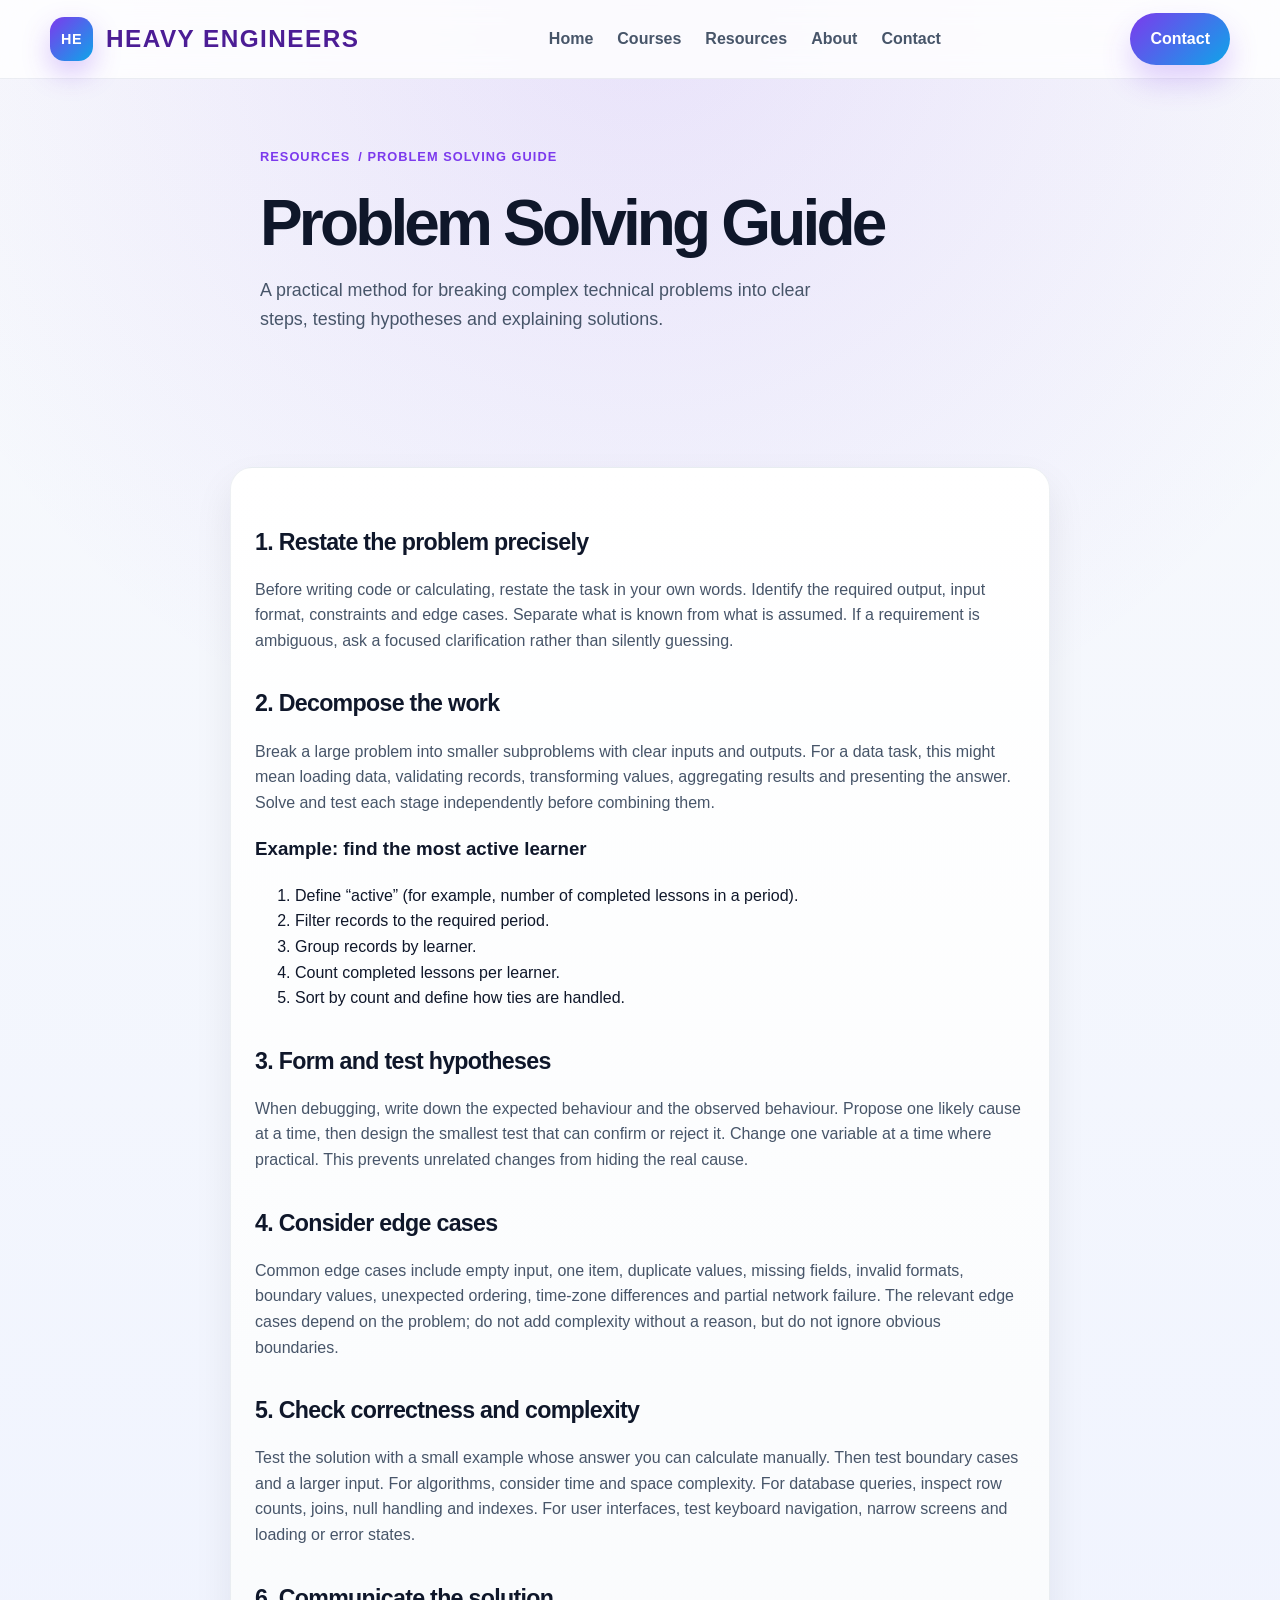
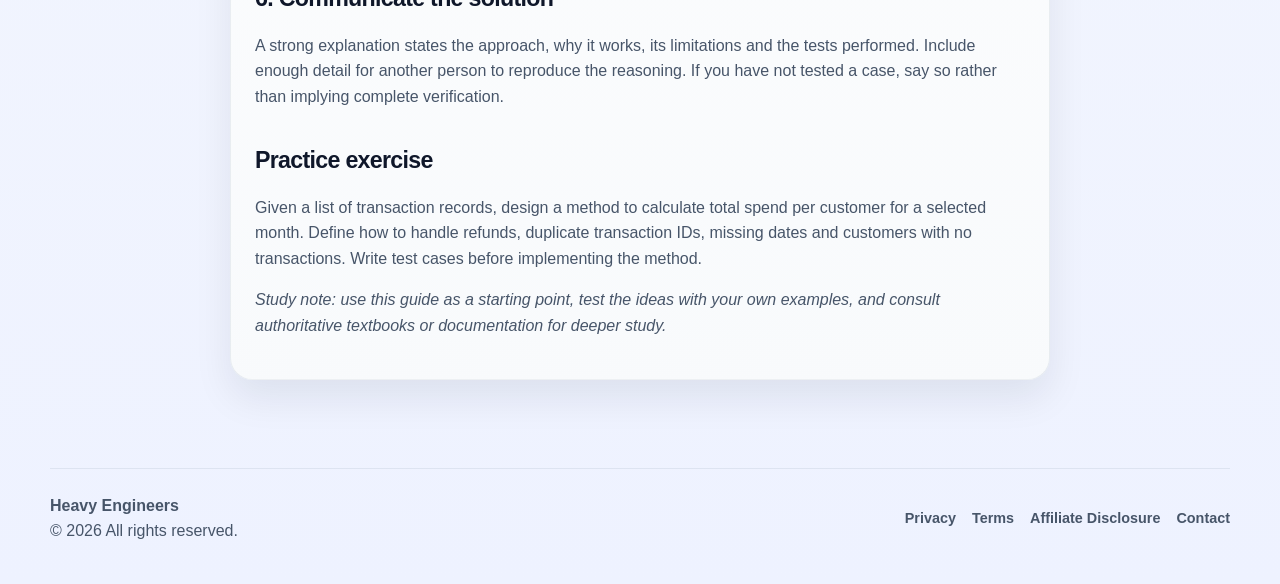
<file: problem-solving-guide.html>
<!DOCTYPE html>
<html lang="en"><head><meta charset="UTF-8"><meta name="viewport" content="width=device-width, initial-scale=1"><meta name="description" content="A practical method for breaking complex technical problems into clear steps, testing hypotheses and explaining solutions."><meta name="robots" content="index,follow"><title>Problem Solving Guide | Heavy Engineers</title><link rel="canonical" href="https://heavyengineers.github.io/problem-solving-guide.html"><link rel="stylesheet" href="styles.css?v=12"></head><body>
<header class="topbar"><div class="container nav"><a href="index.html" class="brand"><span class="brand-icon">HE</span><span class="brand-word">HEAVY ENGINEERS</span></a><nav class="nav-links" aria-label="Main navigation"><a href="index.html">Home</a><a href="courses.html">Courses</a><a href="notes.html">Resources</a><a href="about.html">About</a><a href="contact.html">Contact</a></nav><a href="contact.html" class="nav-cta">Contact</a></div></header>
<main><section class="page-hero"><div class="container page-hero-content"><span class="page-breadcrumb"><a href="notes.html">Resources</a> / Problem Solving Guide</span><h1>Problem Solving Guide</h1><p class="hero-copy">A practical method for breaking complex technical problems into clear steps, testing hypotheses and explaining solutions.</p></div></section><section><div class="container page-card policy-content">
<h2>1. Restate the problem precisely</h2><p>Before writing code or calculating, restate the task in your own words. Identify the required output, input format, constraints and edge cases. Separate what is known from what is assumed. If a requirement is ambiguous, ask a focused clarification rather than silently guessing.</p>
<h2>2. Decompose the work</h2><p>Break a large problem into smaller subproblems with clear inputs and outputs. For a data task, this might mean loading data, validating records, transforming values, aggregating results and presenting the answer. Solve and test each stage independently before combining them.</p><h3>Example: find the most active learner</h3><ol><li>Define “active” (for example, number of completed lessons in a period).</li><li>Filter records to the required period.</li><li>Group records by learner.</li><li>Count completed lessons per learner.</li><li>Sort by count and define how ties are handled.</li></ol>
<h2>3. Form and test hypotheses</h2><p>When debugging, write down the expected behaviour and the observed behaviour. Propose one likely cause at a time, then design the smallest test that can confirm or reject it. Change one variable at a time where practical. This prevents unrelated changes from hiding the real cause.</p>
<h2>4. Consider edge cases</h2><p>Common edge cases include empty input, one item, duplicate values, missing fields, invalid formats, boundary values, unexpected ordering, time-zone differences and partial network failure. The relevant edge cases depend on the problem; do not add complexity without a reason, but do not ignore obvious boundaries.</p>
<h2>5. Check correctness and complexity</h2><p>Test the solution with a small example whose answer you can calculate manually. Then test boundary cases and a larger input. For algorithms, consider time and space complexity. For database queries, inspect row counts, joins, null handling and indexes. For user interfaces, test keyboard navigation, narrow screens and loading or error states.</p>
<h2>6. Communicate the solution</h2><p>A strong explanation states the approach, why it works, its limitations and the tests performed. Include enough detail for another person to reproduce the reasoning. If you have not tested a case, say so rather than implying complete verification.</p>
<h2>Practice exercise</h2><p>Given a list of transaction records, design a method to calculate total spend per customer for a selected month. Define how to handle refunds, duplicate transaction IDs, missing dates and customers with no transactions. Write test cases before implementing the method.</p><p><em>Study note: use this guide as a starting point, test the ideas with your own examples, and consult authoritative textbooks or documentation for deeper study.</em></p></div></section></main>
<footer class="footer"><div class="container footer-row"><div><strong>Heavy Engineers</strong><div>© <span id="year"></span> All rights reserved.</div></div><div class="footer-links"><a href="privacy.html">Privacy</a><a href="terms.html">Terms</a><a href="affiliate-disclosure.html">Affiliate Disclosure</a><a href="contact.html">Contact</a></div></div></footer><script src="script.js?v=15"></script></body></html>
</file>
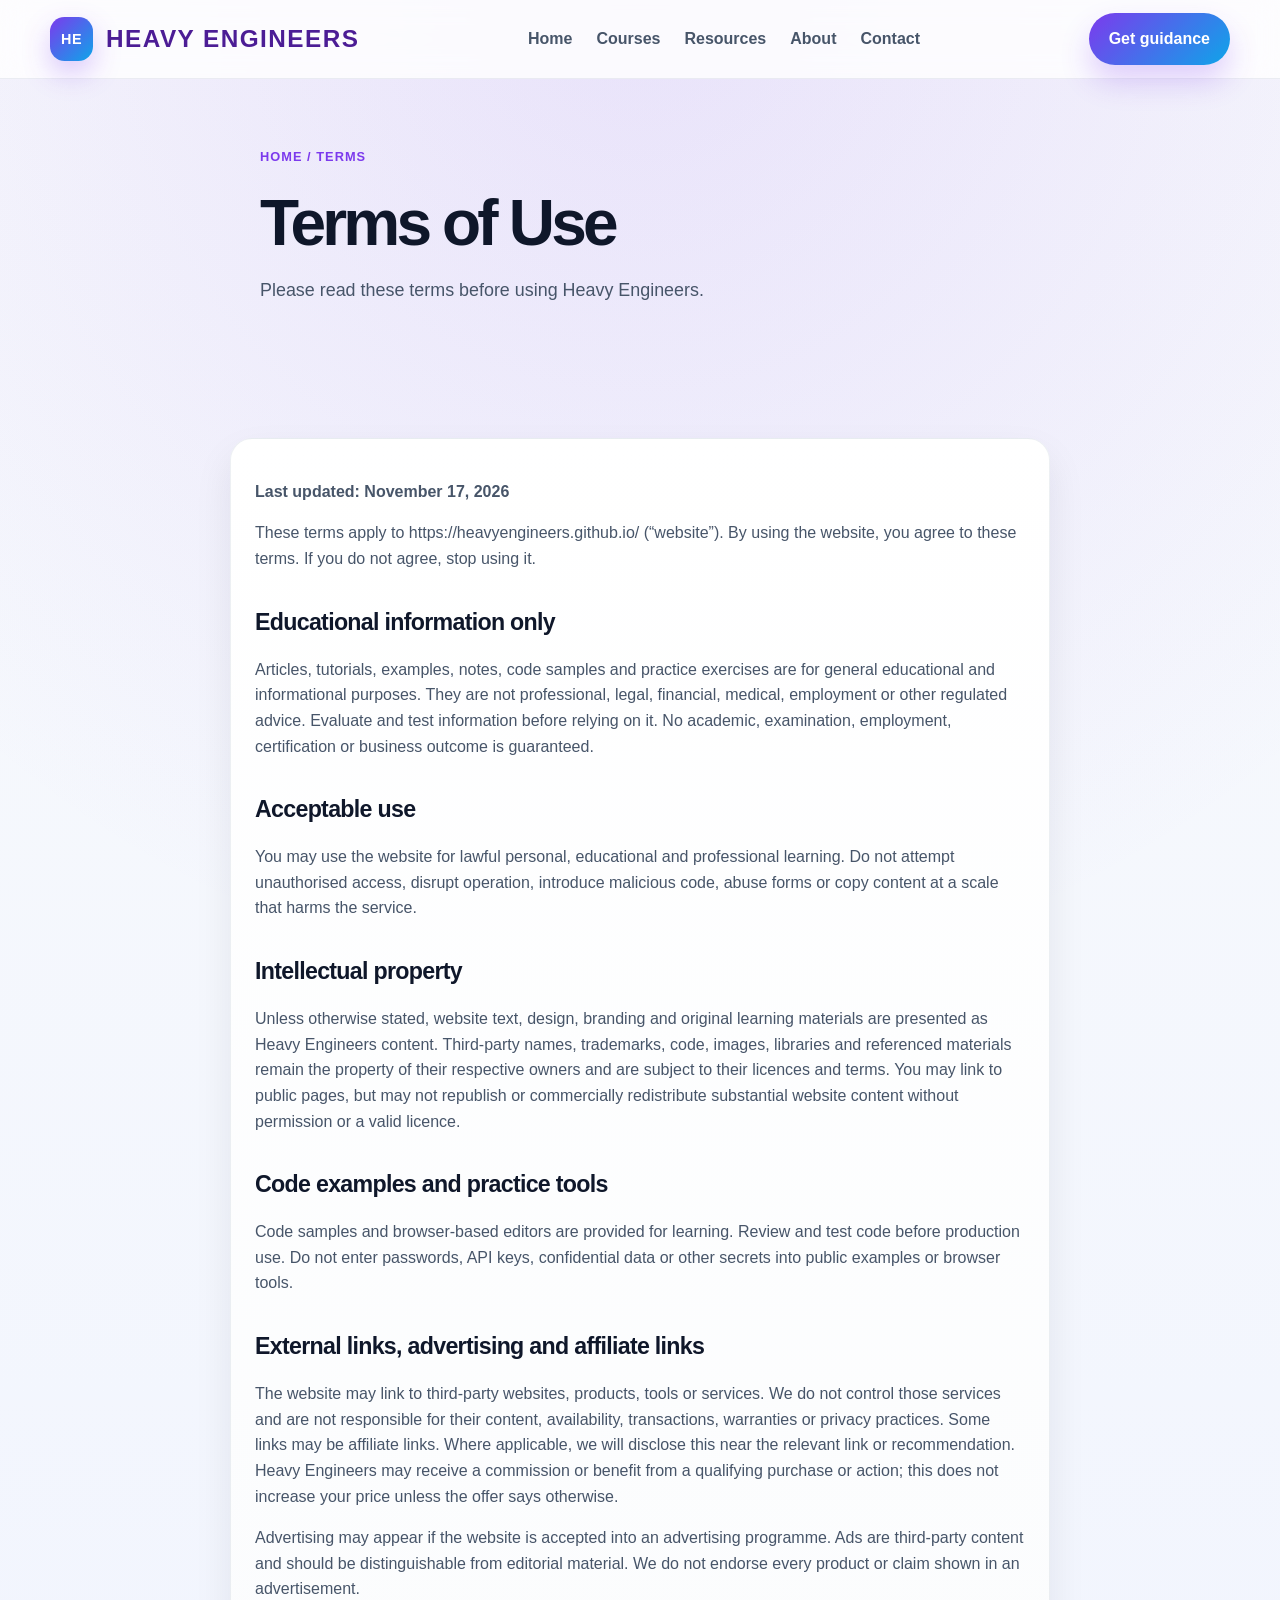
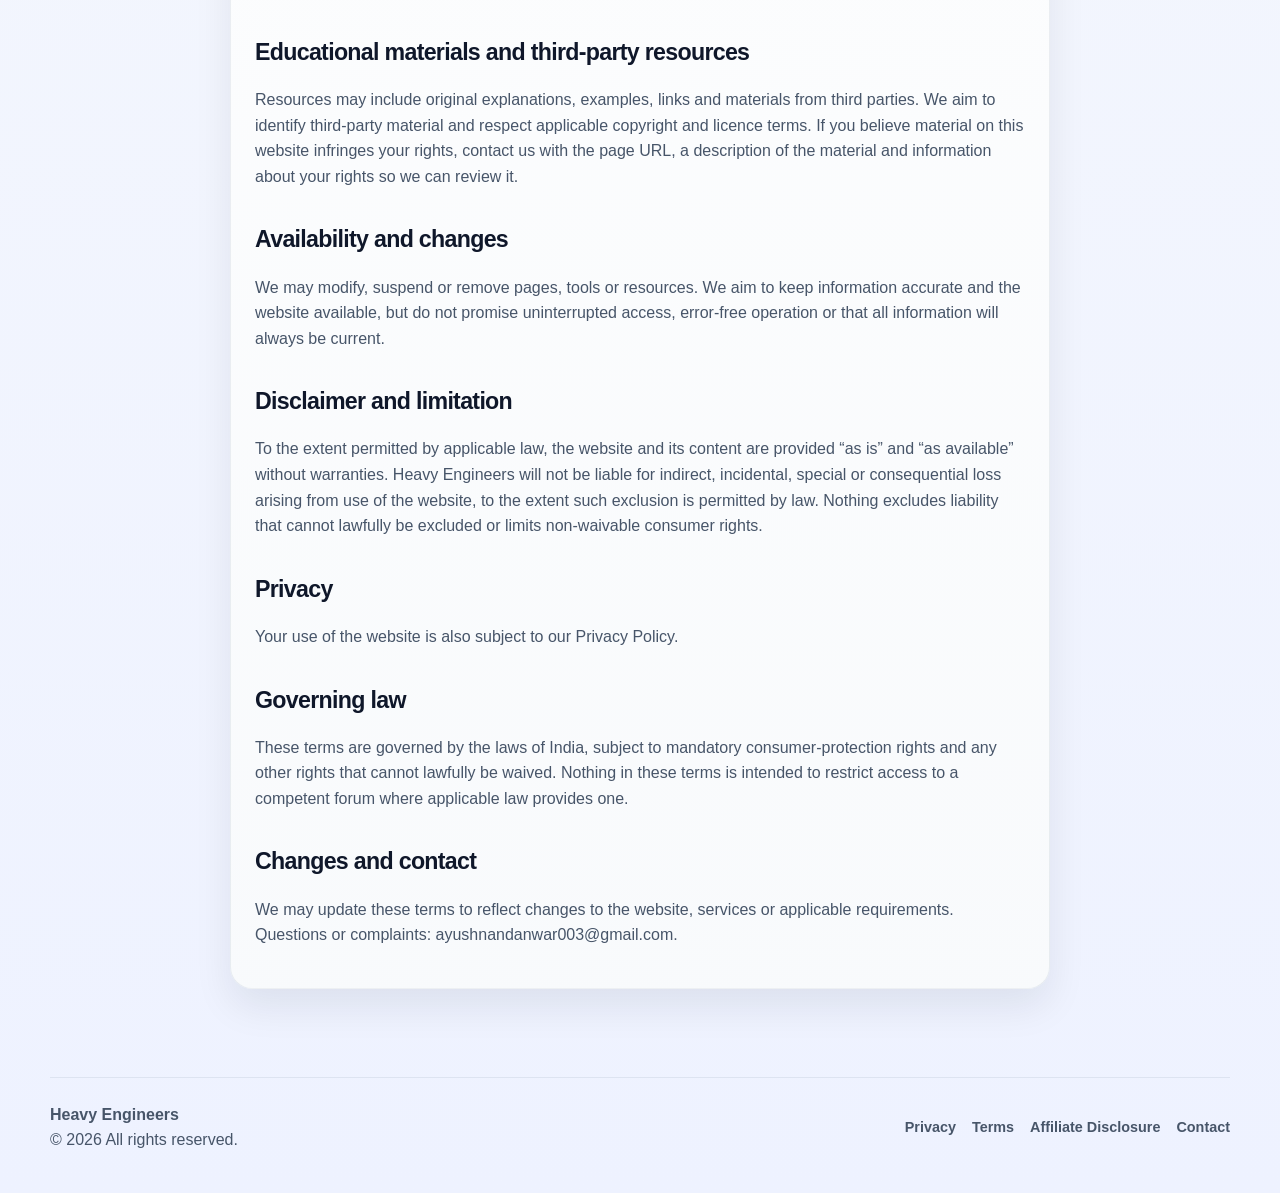
<file: terms.html>
<!DOCTYPE html>
<html lang="en"><head><meta charset="UTF-8"><meta name="viewport" content="width=device-width, initial-scale=1"><meta name="description" content="Terms for using Heavy Engineers educational articles, courses, practice tools and resources."><meta name="robots" content="index,follow"><title>Terms of Use | Heavy Engineers</title><link rel="canonical" href="https://heavyengineers.github.io/terms.html"><link rel="stylesheet" href="styles.css?v=12"></head>
<body><header class="topbar"><div class="container nav"><a href="index.html" class="brand"><span class="brand-icon">HE</span><span class="brand-word">HEAVY ENGINEERS</span></a><nav class="nav-links" aria-label="Main navigation"><a href="index.html">Home</a><a href="courses.html">Courses</a><a href="notes.html">Resources</a><a href="about.html">About</a><a href="contact.html">Contact</a></nav><a href="contact.html" class="nav-cta">Get guidance</a></div></header>
<main><section class="page-hero"><div class="container page-hero-content"><span class="page-breadcrumb">Home / Terms</span><h1>Terms of Use</h1><p class="hero-copy">Please read these terms before using Heavy Engineers.</p></div></section><section><div class="container page-card policy-content">
<p><strong>Last updated: November 17, 2026</strong></p><p>These terms apply to https://heavyengineers.github.io/ (“website”). By using the website, you agree to these terms. If you do not agree, stop using it.</p>
<h2>Educational information only</h2><p>Articles, tutorials, examples, notes, code samples and practice exercises are for general educational and informational purposes. They are not professional, legal, financial, medical, employment or other regulated advice. Evaluate and test information before relying on it. No academic, examination, employment, certification or business outcome is guaranteed.</p>
<h2>Acceptable use</h2><p>You may use the website for lawful personal, educational and professional learning. Do not attempt unauthorised access, disrupt operation, introduce malicious code, abuse forms or copy content at a scale that harms the service.</p>
<h2>Intellectual property</h2><p>Unless otherwise stated, website text, design, branding and original learning materials are presented as Heavy Engineers content. Third-party names, trademarks, code, images, libraries and referenced materials remain the property of their respective owners and are subject to their licences and terms. You may link to public pages, but may not republish or commercially redistribute substantial website content without permission or a valid licence.</p>
<h2>Code examples and practice tools</h2><p>Code samples and browser-based editors are provided for learning. Review and test code before production use. Do not enter passwords, API keys, confidential data or other secrets into public examples or browser tools.</p>
<h2>External links, advertising and affiliate links</h2><p>The website may link to third-party websites, products, tools or services. We do not control those services and are not responsible for their content, availability, transactions, warranties or privacy practices. Some links may be affiliate links. Where applicable, we will disclose this near the relevant link or recommendation. Heavy Engineers may receive a commission or benefit from a qualifying purchase or action; this does not increase your price unless the offer says otherwise.</p><p>Advertising may appear if the website is accepted into an advertising programme. Ads are third-party content and should be distinguishable from editorial material. We do not endorse every product or claim shown in an advertisement.</p>
<h2>Educational materials and third-party resources</h2><p>Resources may include original explanations, examples, links and materials from third parties. We aim to identify third-party material and respect applicable copyright and licence terms. If you believe material on this website infringes your rights, contact us with the page URL, a description of the material and information about your rights so we can review it.</p>
<h2>Availability and changes</h2><p>We may modify, suspend or remove pages, tools or resources. We aim to keep information accurate and the website available, but do not promise uninterrupted access, error-free operation or that all information will always be current.</p>
<h2>Disclaimer and limitation</h2><p>To the extent permitted by applicable law, the website and its content are provided “as is” and “as available” without warranties. Heavy Engineers will not be liable for indirect, incidental, special or consequential loss arising from use of the website, to the extent such exclusion is permitted by law. Nothing excludes liability that cannot lawfully be excluded or limits non-waivable consumer rights.</p>
<h2>Privacy</h2><p>Your use of the website is also subject to our <a href="privacy.html">Privacy Policy</a>.</p>
<h2>Governing law</h2><p>These terms are governed by the laws of India, subject to mandatory consumer-protection rights and any other rights that cannot lawfully be waived. Nothing in these terms is intended to restrict access to a competent forum where applicable law provides one.</p>
<h2>Changes and contact</h2><p>We may update these terms to reflect changes to the website, services or applicable requirements. Questions or complaints: <a href="mailto:ayushnandanwar003@gmail.com">ayushnandanwar003@gmail.com</a>.</p>
</div></section></main><footer class="footer"><div class="container footer-row"><div><strong>Heavy Engineers</strong><div>© <span id="year"></span> All rights reserved.</div></div><div class="footer-links"><a href="privacy.html">Privacy</a><a href="terms.html">Terms</a><a href="affiliate-disclosure.html">Affiliate Disclosure</a><a href="contact.html">Contact</a></div></div></footer><script src="script.js?v=15"></script></body></html>
</file>
<file: styles.css>
:root {
  --bg: #0f172a;
  --bg-soft: #111827;
  --panel: rgba(15, 23, 42, 0.8);
  --panel-light: #f8fafc;
  --card: #ffffff;
  --card-alt: #eef2ff;
  --primary: #7c3aed;
  --primary-dark: #4c1d95;
  --secondary: #0ea5e9;
  --accent: #f59e0b;
  --success: #10b981;
  --text: #0f172a;
  --text-soft: #475569;
  --line: rgba(148, 163, 184, 0.28);
  --shadow: 0 24px 80px rgba(15, 23, 42, 0.18);
  --shadow-soft: 0 18px 38px rgba(15, 23, 42, 0.08);
  --radius: 22px;
  --max-width: 1180px;
  --space-1: 0.25rem;
  --space-2: 0.5rem;
  --space-3: 0.75rem;
  --space-4: 1rem;
  --space-6: 1.5rem;
  --space-8: 2rem;
  --space-12: 3rem;
  --space-16: 4rem;
}

.course-nav-toggle {
  display: none;
}

.code-input::placeholder {
  color: #64748b;
}

.editor-expanded {
  position: fixed;
  z-index: 1000;
  inset: 1rem;
  margin: 0;
  display: flex;
  flex-direction: column;
  border-radius: 1rem;
  box-shadow: 0 30px 80px rgba(2, 6, 23, 0.45);
}

.editor-expanded .code-editor {
  flex: 1;
  min-height: 0;
}

.editor-expanded .sql-output,
.editor-expanded #htmlPreview,
.editor-expanded iframe[id^="htmlPreview-"] {
  max-height: 32vh;
  min-height: 160px;
}

.editor-modal-open::after {
  content: "";
  position: fixed;
  z-index: 999;
  inset: 0;
  background: rgba(2, 6, 23, 0.55);
}

.playground-intro-grid {
  display: grid;
  grid-template-columns: 1.4fr 1fr;
  gap: 1rem;
}

.practice-toolbar {
  display: flex;
  flex-wrap: wrap;
  gap: 0.65rem;
  margin-bottom: 1rem;
  padding: 0.35rem;
  border: 1px solid rgba(148, 163, 184, 0.2);
  border-radius: 0.9rem;
  background: #f8fafc;
  width: fit-content;
}

.practice-progress-card {
  display: grid;
  gap: 0.7rem;
  margin-bottom: 0.75rem;
  padding: 1rem 1.1rem;
  border: 1px solid rgba(14, 165, 233, 0.2);
  border-radius: 1rem;
  background: linear-gradient(135deg, rgba(14, 165, 233, 0.08), rgba(124, 58, 237, 0.06));
}

.practice-progress-card > div:first-child {
  display: flex;
  align-items: center;
  justify-content: space-between;
  gap: 1rem;
}

.practice-progress-card strong {
  color: var(--text);
  font-size: 0.9rem;
}

.practice-progress-card small {
  color: var(--text-soft);
}

.practice-progress-track {
  height: 0.55rem;
  overflow: hidden;
  border-radius: 999px;
  background: rgba(148, 163, 184, 0.22);
}

.practice-progress-track span {
  display: block;
  width: 0;
  height: 100%;
  border-radius: inherit;
  background: linear-gradient(90deg, #0ea5e9, #7c3aed);
  transition: width 0.25s ease;
}

.practice-difficulty-bar {
  display: flex;
  align-items: center;
  flex-wrap: wrap;
  gap: 0.45rem;
  margin-bottom: 1rem;
  color: var(--text-soft);
  font-size: 0.78rem;
  font-weight: 800;
}

.practice-difficulty {
  border: 1px solid rgba(148, 163, 184, 0.22);
  border-radius: 999px;
  padding: 0.35rem 0.65rem;
  background: #fff;
  color: var(--text-soft);
  font: inherit;
  font-size: 0.72rem;
  cursor: pointer;
}

.practice-difficulty.active {
  border-color: var(--primary);
  background: rgba(124, 58, 237, 0.09);
  color: var(--primary-dark);
}

.practice-filter {
  border: 0;
  border-radius: 0.65rem;
  padding: 0.7rem 1rem;
  background: transparent;
  color: var(--text-soft);
  font: inherit;
  font-size: 0.84rem;
  font-weight: 800;
  cursor: pointer;
}

.practice-filter.active {
  background: var(--primary);
  color: #fff;
  box-shadow: 0 8px 16px rgba(124, 58, 237, 0.2);
}

.practice-filter span {
  display: inline-grid;
  place-items: center;
  min-width: 1.4rem;
  height: 1.4rem;
  margin-left: 0.3rem;
  border-radius: 999px;
  background: rgba(124, 58, 237, 0.1);
  color: var(--primary-dark);
  font-size: 0.7rem;
}

.practice-filter.active span {
  background: rgba(255, 255, 255, 0.2);
  color: #fff;
}

.practice-layout {
  display: grid;
  grid-template-columns: minmax(220px, 0.35fr) minmax(0, 1fr);
  gap: 1rem;
  align-items: start;
}

.practice-list,
.practice-workspace {
  border: 1px solid rgba(148, 163, 184, 0.18);
  border-radius: 1.2rem;
  background: rgba(255, 255, 255, 0.94);
  box-shadow: var(--shadow-soft);
}

.practice-list {
  overflow: hidden;
  position: sticky;
  top: 1rem;
}

.practice-list-heading {
  display: flex;
  justify-content: space-between;
  gap: 0.5rem;
  padding: 1rem;
  background: linear-gradient(135deg, #0f172a, #312e81);
  color: #fff;
  font-size: 0.84rem;
}

.practice-list-toggle {
  display: none;
  margin-left: auto;
  border: 1px solid rgba(255,255,255,0.25);
  border-radius: 999px;
  padding: 0.3rem 0.55rem;
  background: transparent;
  color: #fff;
  font-size: 0.72rem;
  font-weight: 800;
}

.practice-list-heading strong {
  color: #c4b5fd;
}

.practice-problem {
  display: flex;
  align-items: center;
  gap: 0.75rem;
  width: 100%;
  padding: 0.9rem 1rem;
  border: 0;
  border-bottom: 1px solid rgba(148, 163, 184, 0.14);
  background: #fff;
  color: var(--text);
  text-align: left;
  cursor: pointer;
}

.practice-problem:hover,
.practice-problem.active {
  background: rgba(124, 58, 237, 0.07);
}

.course-progress-card,
.lesson-completion,
.next-lesson-card {
  display: grid;
  gap: 0.65rem;
  margin: 1.25rem 0;
  padding: 1rem 1.1rem;
  border: 1px solid rgba(124, 58, 237, 0.15);
  border-radius: 1rem;
  background: linear-gradient(135deg, rgba(124, 58, 237, 0.06), rgba(14, 165, 233, 0.06));
}

.course-progress-card > div:first-child {
  display: flex;
  justify-content: space-between;
  gap: 1rem;
}

.course-progress-card small,
.lesson-completion-note,
.next-lesson-card small {
  color: var(--text-soft);
}

.lesson-context-bar {
  display: flex;
  justify-content: space-between;
  gap: 1rem;
  margin-bottom: 1rem;
  color: var(--text-soft);
  font-size: 0.82rem;
  font-weight: 700;
}

.lesson-objectives {
  margin: 0 0 1rem;
  padding: 1rem 1.1rem;
  border-left: 4px solid var(--secondary);
  border-radius: 0 1rem 1rem 0;
  background: rgba(14, 165, 233, 0.07);
}

.lesson-objectives strong {
  color: var(--text);
}

.lesson-objectives ul {
  display: grid;
  gap: 0.35rem;
  margin: 0.6rem 0 0;
  padding-left: 1.2rem;
  color: var(--text-soft);
}

.lesson-context-bar a,
.next-lesson-card {
  color: var(--primary-dark);
}

.lesson-completion {
  display: flex;
  align-items: center;
  justify-content: space-between;
}

.lesson-completion label {
  display: inline-flex;
  align-items: center;
  gap: 0.6rem;
  font-weight: 800;
}

.lesson-completion input {
  width: 1.1rem;
  height: 1.1rem;
  accent-color: var(--primary);
}

.next-lesson-card {
  text-decoration: none;
}

.next-lesson-card span {
  color: var(--primary);
  font-size: 0.75rem;
  font-weight: 900;
  letter-spacing: 0.08em;
  text-transform: uppercase;
}

.practice-problem-number {
  display: grid;
  flex: 0 0 1.8rem;
  place-items: center;
  width: 1.8rem;
  height: 1.8rem;
  border: 1px solid rgba(148, 163, 184, 0.24);
  border-radius: 0.5rem;
  color: var(--text-soft);
  font-size: 0.75rem;
  font-weight: 900;
}

.practice-problem.active .practice-problem-number {
  background: var(--primary);
  border-color: var(--primary);
  color: #fff;
}

.practice-problem.is-solved {
  background: rgba(16, 185, 129, 0.04);
}

.practice-problem.is-solved .practice-problem-number {
  border-color: rgba(16, 185, 129, 0.4);
  color: #047857;
}

.practice-solved-mark {
  margin-left: auto;
  color: #059669;
  font-size: 1rem;
  font-weight: 900;
}

.practice-problem-copy {
  display: grid;
  gap: 0.25rem;
  min-width: 0;
}

.practice-problem strong {
  font-size: 0.86rem;
  overflow: hidden;
  text-overflow: ellipsis;
  white-space: nowrap;
}

.practice-type {
  color: var(--primary);
  font-size: 0.65rem;
  font-weight: 900;
  letter-spacing: 0.08em;
}

.practice-problem small,
.difficulty-pill {
  width: fit-content;
  font-size: 0.7rem;
  font-weight: 800;
}

.difficulty-easy { color: #047857; }
.difficulty-medium { color: #b45309; }
.difficulty-hard { color: #b91c1c; }

.practice-workspace {
  min-width: 0;
  padding: 1.3rem;
}

.practice-problem-header {
  display: flex;
  align-items: start;
  justify-content: space-between;
  gap: 1rem;
}

.practice-header-meta {
  display: grid;
  justify-items: end;
  gap: 0.55rem;
}

.practice-verdict,
.practice-check-output {
  display: flex;
  align-items: center;
  gap: 0.55rem;
  width: fit-content;
  padding: 0.5rem 0.7rem;
  border: 1px solid rgba(148, 163, 184, 0.24);
  border-radius: 0.65rem;
  background: #f8fafc;
  color: var(--text-soft);
  font-size: 0.72rem;
}

.practice-verdict strong,
.practice-check-output strong {
  font-size: 0.75rem;
  letter-spacing: 0.06em;
}

.verdict-idle {
  color: #64748b;
}

.verdict-pass {
  border-color: rgba(16, 185, 129, 0.3);
  background: rgba(16, 185, 129, 0.1);
  color: #047857;
}

.verdict-fail {
  border-color: rgba(239, 68, 68, 0.3);
  background: rgba(239, 68, 68, 0.08);
  color: #b91c1c;
}

.practice-check-output {
  margin-top: 0.8rem;
}

.practice-check-output span {
  color: inherit;
}

.practice-problem-header h2 {
  margin: 0.35rem 0 0;
}

.difficulty-pill {
  padding: 0.45rem 0.7rem;
  border-radius: 999px;
  background: rgba(124, 58, 237, 0.08);
}

.practice-prompt {
  max-width: 75ch;
  margin: 1.1rem 0;
  color: var(--text-soft);
  font-size: 1.02rem;
  line-height: 1.8;
}

.fde-reading {
  display: grid;
  gap: 24px;
  margin: 34px 0;
}

.fde-reading-heading {
  display: grid;
  gap: 8px;
  padding-bottom: 4px;
}

.fde-reading-heading p {
  max-width: 720px;
  margin: 0;
  color: var(--text-soft);
  line-height: 1.7;
}

.fde-reading-module {
  display: grid;
  grid-template-columns: 48px minmax(0, 1fr);
  gap: 18px;
  padding: 24px;
  border: 1px solid var(--line);
  border-radius: 18px;
  background: var(--card);
  box-shadow: 0 12px 30px rgba(15, 23, 42, 0.05);
}

.fde-module-number {
  color: var(--accent);
  font: 700 0.82rem/1 var(--mono);
  letter-spacing: 0.08em;
}

.fde-reading-module h3 {
  margin: 0 0 10px;
  color: var(--text);
}

.fde-reading-module p {
  margin: 0;
  color: var(--text-soft);
  line-height: 1.8;
}

.fde-fieldwork {
  display: grid;
  gap: 6px;
  margin-top: 18px;
  padding: 14px 16px;
  border-left: 3px solid var(--accent);
  background: var(--card-alt);
}

.fde-fieldwork strong {
  color: var(--text);
  font-size: 0.82rem;
  letter-spacing: 0.04em;
  text-transform: uppercase;
}

.fde-fieldwork span {
  color: var(--text);
  line-height: 1.6;
}

.practice-step-nav {
  display: flex;
  align-items: center;
  justify-content: space-between;
  gap: 0.8rem;
  margin: 1.1rem 0;
  padding: 0.7rem;
  border: 1px solid rgba(148, 163, 184, 0.16);
  border-radius: 0.8rem;
  background: #f8fafc;
  color: var(--text-soft);
  font-size: 0.78rem;
  text-align: center;
}

.practice-step-nav button:disabled {
  cursor: not-allowed;
  opacity: 0.45;
}


.practice-hints {
  margin: 1rem 0;
  padding: 0.8rem 1rem;
  border: 1px dashed rgba(124, 58, 237, 0.3);
  border-radius: 0.8rem;
  color: var(--text-soft);
}

.practice-hints summary {
  cursor: pointer;
  color: var(--primary);
  font-weight: 800;
}

.practice-hints ul,
.practice-requirements ul {
  margin-bottom: 0;
  padding-left: 1.2rem;
  line-height: 1.8;
}

.practice-requirements {
  margin-top: 1rem;
  padding: 1rem;
  border: 1px solid rgba(14, 165, 233, 0.2);
  border-radius: 0.8rem;
  background: rgba(14, 165, 233, 0.06);
  color: var(--text-soft);
}

.practice-requirements strong {
  color: var(--text);
}

* {
  box-sizing: border-box;
}

html {
  scroll-behavior: smooth;
}

body {
  margin: 0;
  font-family: Inter, "Segoe UI", sans-serif;
  color: var(--text);
  background:
    radial-gradient(circle at top, rgba(124, 58, 237, 0.12), transparent 35%),
    linear-gradient(180deg, #f8fafc 0%, #eef2ff 100%);
  line-height: 1.6;
  font-size: 16px;
  -webkit-font-smoothing: antialiased;
  text-rendering: optimizeLegibility;
}

img,
svg,
canvas {
  max-width: 100%;
  display: block;
}

a {
  color: inherit;
  text-decoration: none;
}

button {
  font: inherit;
}

::selection {
  background: rgba(124, 58, 237, 0.18);
}

:focus-visible {
  outline: 3px solid rgba(14, 165, 233, 0.45);
  outline-offset: 3px;
}

.container {
  width: min(var(--max-width), calc(100% - 2rem));
  margin: 0 auto;
}

.topbar {
  position: sticky;
  top: 0;
  z-index: 50;
  background: rgba(255, 255, 255, 0.8);
  backdrop-filter: blur(14px);
  border-bottom: 1px solid rgba(148, 163, 184, 0.18);
}

.nav {
  display: flex;
  align-items: center;
  justify-content: space-between;
  min-height: 78px;
}

.brand {
  display: inline-flex;
  align-items: center;
  gap: 0.8rem;
  font-weight: 800;
  letter-spacing: 0.04em;
  text-transform: uppercase;
  color: var(--primary-dark);
}

.brand-icon {
  display: inline-flex;
  align-items: center;
  justify-content: center;
  width: 2.7rem;
  height: 2.7rem;
  border-radius: 0.9rem;
  background: linear-gradient(135deg, var(--primary), var(--secondary));
  color: #fff;
  font-size: 0.9rem;
  line-height: 1;
  box-shadow: 0 12px 28px rgba(124, 58, 237, 0.28);
  flex-shrink: 0;
}

.brand-word {
  display: inline-block;
  white-space: nowrap;
  font-size: clamp(1.05rem, 1.9vw, 1.8rem);
  font-weight: 900;
  letter-spacing: 0.06em;
  line-height: 1.1;
}

.nav-links {
  display: flex;
  align-items: center;
  gap: 1.5rem;
}

.nav-links a {
  position: relative;
  color: var(--text-soft);
  font-weight: 600;
  transition: color 0.2s ease;
}

.nav-links a::after {
  content: "";
  position: absolute;
  left: 0;
  bottom: -0.4rem;
  width: 100%;
  height: 2px;
  background: linear-gradient(90deg, var(--primary), var(--secondary));
  transform: scaleX(0);
  transform-origin: left;
  transition: transform 0.2s ease;
}

.nav-links a:hover,
.nav-links a:focus-visible {
  color: var(--primary-dark);
}

.nav-links a:hover::after,
.nav-links a:focus-visible::after {
  transform: scaleX(1);
}

.nav-links a[aria-current="page"] {
  color: var(--primary-dark);
  font-weight: 800;
}

.nav-links a[aria-current="page"]::after {
  transform: scaleX(1);
}

.nav-cta {
  display: inline-flex;
  align-items: center;
  gap: 0.6rem;
  background: linear-gradient(135deg, var(--primary), var(--secondary));
  color: #fff;
  border: 0;
  border-radius: 999px;
  padding: 0.85rem 1.25rem;
  font-weight: 700;
  box-shadow: 0 16px 30px rgba(124, 58, 237, 0.24);
  cursor: pointer;
  transition: transform 0.2s ease, box-shadow 0.2s ease, filter 0.2s ease;
}

.menu-toggle {
  display: none;
  border: 1px solid rgba(148, 163, 184, 0.4);
  background: #fff;
  border-radius: 12px;
  width: 2.8rem;
  height: 2.8rem;
}

.hero {
  padding: 4.5rem 0 3rem;
}

.hero-grid {
  display: grid;
  grid-template-columns: 1.1fr 0.9fr;
  gap: 2rem;
  align-items: center;
}

.kicker {
  display: inline-flex;
  align-items: center;
  gap: 0.5rem;
  padding: 0.5rem 0.8rem;
  background: rgba(124, 58, 237, 0.08);
  color: var(--primary-dark);
  border: 1px solid rgba(124, 58, 237, 0.15);
  border-radius: 999px;
  font-size: 0.8rem;
  font-weight: 700;
  letter-spacing: 0.08em;
  text-transform: uppercase;
}

h1 {
  font-size: clamp(2.6rem, 5vw, 4.4rem);
  line-height: 1.08;
  margin: 1.3rem 0 1rem;
  letter-spacing: -0.06em;
}

.hero-copy {
  color: var(--text-soft);
  font-size: 1.12rem;
  margin-bottom: 1.8rem;
  max-width: 58ch;
}

.hero-actions {
  display: flex;
  flex-wrap: wrap;
  gap: 1rem;
  margin-bottom: 2rem;
}

.primary-btn,
.secondary-btn {
  position: relative;
  isolation: isolate;
  overflow: hidden;
  display: inline-flex;
  align-items: center;
  justify-content: center;
  gap: 0.45rem;
  min-height: 3.35rem;
  padding: 0.9rem 1.4rem;
  border: 1px solid transparent;
  border-radius: 0.9rem;
  cursor: pointer;
  font-weight: 700;
  line-height: 1.1;
  transition: transform 0.2s ease, box-shadow 0.2s ease, filter 0.2s ease, border-color 0.2s ease, background 0.2s ease;
}

.primary-btn::after,
.secondary-btn::after {
  position: absolute;
  z-index: -1;
  inset: 0;
  content: "";
  background: linear-gradient(110deg, transparent 25%, rgba(255, 255, 255, 0.28) 48%, transparent 70%);
  transform: translateX(-125%);
  transition: transform 0.55s ease;
}

.primary-btn:hover::after,
.secondary-btn:hover::after {
  transform: translateX(125%);
}

.primary-btn {
  background: linear-gradient(135deg, var(--primary), var(--secondary));
  color: #fff;
  box-shadow: 0 18px 35px rgba(124, 58, 237, 0.2);
}

.secondary-btn {
  background: rgba(255, 255, 255, 0.82);
  border-color: rgba(148, 163, 184, 0.33);
  color: var(--text);
  box-shadow: 0 10px 20px rgba(15, 23, 42, 0.03);
}

.primary-btn:hover,
.secondary-btn:hover,
.nav-cta:hover {
  transform: translateY(-2px);
  filter: saturate(1.06);
  box-shadow: 0 22px 38px rgba(124, 58, 237, 0.2);
}

.primary-btn:active,
.secondary-btn:active,
.nav-cta:active {
  transform: translateY(1px) scale(0.98);
  box-shadow: 0 8px 16px rgba(15, 23, 42, 0.12);
}

.primary-btn:focus-visible,
.secondary-btn:focus-visible,
.nav-cta:focus-visible,
button:focus-visible {
  outline: 3px solid rgba(14, 165, 233, 0.38);
  outline-offset: 3px;
}

.primary-btn:disabled,
.secondary-btn:disabled,
.nav-cta[aria-disabled="true"] {
  cursor: not-allowed;
  filter: grayscale(0.25);
  opacity: 0.52;
  pointer-events: none;
  transform: none;
}

.trust-row {
  display: flex;
  flex-wrap: wrap;
  gap: 1.4rem;
  align-items: center;
  color: var(--text-soft);
  font-size: 0.92rem;
  font-weight: 600;
}

.trust-pill {
  display: inline-flex;
  align-items: center;
  gap: 0.45rem;
}

.trust-dot {
  width: 0.7rem;
  height: 0.7rem;
  border-radius: 50%;
  background: linear-gradient(135deg, #34d399, #10b981);
  box-shadow: 0 0 0 5px rgba(52, 211, 153, 0.1);
}

.hero-visual {
  position: relative;
  padding: 1.4rem;
}

.panel {
  position: relative;
  background: linear-gradient(160deg, rgba(15, 23, 42, 0.96), rgba(49, 46, 129, 0.94));
  color: #fff;
  border-radius: 1.7rem;
  overflow: hidden;
  box-shadow: var(--shadow);
}

.panel::before {
  content: "";
  position: absolute;
  inset: 0;
  background: radial-gradient(circle at top right, rgba(14, 165, 233, 0.2), transparent 35%);
  pointer-events: none;
}

.panel-content {
  position: relative;
  padding: 1.5rem;
  z-index: 1;
}

.hero-card {
  padding: 1.5rem;
  background: rgba(255, 255, 255, 0.08);
  border: 1px solid rgba(255, 255, 255, 0.12);
  border-radius: 1.25rem;
}

.hero-card h3 {
  margin: 0 0 1rem;
  font-size: 1.1rem;
}

.course-mini {
  display: grid;
  grid-template-columns: 2.1fr 1fr;
  gap: 1rem;
  align-items: center;
  background: rgba(15, 23, 42, 0.28);
  padding: 0.9rem 1rem;
  border-radius: 1rem;
  border: 1px solid rgba(255, 255, 255, 0.1);
  margin-top: 1rem;
}

.course-mini strong {
  display: block;
  font-size: 0.98rem;
  margin-bottom: 0.2rem;
}

.course-mini span {
  color: rgba(255, 255, 255, 0.76);
  font-size: 0.9rem;
}

.progress {
  width: 100%;
  height: 0.8rem;
  background: rgba(255, 255, 255, 0.12);
  border-radius: 999px;
  overflow: hidden;
  margin-top: 1rem;
}

.progress-bar {
  width: 78%;
  height: 100%;
  border-radius: 999px;
  background: linear-gradient(90deg, #7dd3fc, #a78bfa, #fbbf24);
}

.float-card {
  position: absolute;
  right: -0.8rem;
  bottom: 1.1rem;
  padding: 0.9rem 1rem;
  background: rgba(255, 255, 255, 0.92);
  color: var(--text);
  border-radius: 1rem;
  box-shadow: 0 26px 50px rgba(15, 23, 42, 0.18);
}

.float-card strong {
  display: block;
  font-size: 1.35rem;
  margin-bottom: 0.15rem;
}

section {
  padding: 4.5rem 0;
}

.section-head {
  margin-bottom: 2rem;
  text-align: center;
}

.section-head p {
  margin: 0.75rem 0 0;
  color: var(--text-soft);
  font-size: 1.04rem;
}

.section-label {
  letter-spacing: 0.08em;
  text-transform: uppercase;
  color: var(--primary);
  font-weight: 800;
  font-size: 0.72rem;
}

h2 {
  margin: 0.55rem 0 0;
  font-size: clamp(2rem, 4vw, 2.9rem);
  letter-spacing: -0.05em;
}

.metrics {
  display: grid;
  grid-template-columns: repeat(4, minmax(0, 1fr));
  gap: 1rem;
}

.metric {
  background: linear-gradient(180deg, rgba(255, 255, 255, 0.9), rgba(248, 250, 252, 0.95));
  border: 1px solid rgba(148, 163, 184, 0.17);
  border-radius: 1.2rem;
  padding: 1.4rem;
  box-shadow: var(--shadow-soft);
  transition: transform 0.2s ease, box-shadow 0.2s ease;
}

.metric strong {
  display: block;
  font-size: clamp(1.8rem, 4vw, 2.5rem);
  line-height: 1;
  margin-bottom: 0.55rem;
}

.metric span {
  color: var(--text-soft);
  font-weight: 600;
}

.testimonial-grid {
  display: grid;
  grid-template-columns: repeat(2, minmax(0, 1fr));
  gap: 1.2rem;
}

.quote-card {
  background: linear-gradient(180deg, rgba(255, 255, 255, 0.98), rgba(238, 242, 255, 0.92));
  border: 1px solid rgba(148, 163, 184, 0.18);
  border-radius: var(--radius);
  padding: 1.6rem;
  box-shadow: var(--shadow-soft);
  transition: transform 0.2s ease, box-shadow 0.2s ease;
}

.quote-mark {
  font-size: 3rem;
  line-height: 1;
  color: var(--primary);
  font-weight: 800;
}

.quote-card p {
  margin: 0.5rem 0 1.2rem;
  color: var(--text-soft);
  font-size: 1.02rem;
}

.quote-author {
  display: flex;
  flex-direction: column;
  gap: 0.15rem;
}

.quote-author strong {
  font-size: 1rem;
}

.quote-author span {
  color: var(--text-soft);
  font-size: 0.82rem;
}

.cards {
  display: grid;
  grid-template-columns: repeat(2, minmax(0, 1fr));
  gap: 1.4rem;
}

.feature-courses {
  margin-top: 1rem;
}

.course-card {
  position: relative;
  overflow: hidden;
  border: 1px solid rgba(148, 163, 184, 0.18);
  background: linear-gradient(180deg, rgba(255, 255, 255, 0.98), rgba(248, 250, 252, 0.96));
  box-shadow: var(--shadow-soft);
  transition: transform 0.2s ease, box-shadow 0.2s ease, border-color 0.2s ease;
}

.course-card:hover {
  transform: translateY(-4px);
  box-shadow: 0 22px 46px rgba(15, 23, 42, 0.08);
  border-color: rgba(124, 58, 237, 0.15);
}

.course-badge {
  position: absolute;
  top: 1rem;
  right: 1rem;
  background: linear-gradient(135deg, var(--primary), var(--secondary));
  color: #fff;
  border-radius: 999px;
  padding: 0.38rem 0.7rem;
  font-size: 0.68rem;
  font-weight: 800;
  letter-spacing: 0.04em;
  text-transform: uppercase;
}

.alt-badge {
  background: linear-gradient(135deg, #0ea5e9, #14b8a6);
}

.upcoming-badge {
  background: linear-gradient(135deg, #f59e0b, #f97316);
}

.is-upcoming {
  border-style: dashed;
  background: linear-gradient(180deg, rgba(255, 255, 255, 0.98), rgba(255, 247, 237, 0.94));
}

.upcoming-btn {
  opacity: 0.8;
  cursor: default;
  pointer-events: none;
  background: rgba(148, 163, 184, 0.12);
  color: var(--text-soft);
  border: 1px solid rgba(148, 163, 184, 0.28);
  box-shadow: none;
}

.course-meta {
  display: flex;
  justify-content: space-between;
  gap: 0.5rem;
  margin-top: 1.1rem;
  padding-top: 0.9rem;
  border-top: 1px solid rgba(148, 163, 184, 0.18);
  color: var(--text-soft);
  font-size: 0.82rem;
  font-weight: 700;
}

.editor-header > div:last-child {
  display: flex;
  flex-wrap: wrap;
  justify-content: flex-end;
  gap: 0.55rem;
}

.course-price-row {
  display: flex;
  align-items: center;
  justify-content: space-between;
  gap: 0.8rem;
  margin-top: 1.2rem;
}

.course-price-row strong {
  font-size: 1.7rem;
  letter-spacing: -0.04em;
}

.small-btn {
  min-height: 2.6rem;
  padding: 0.7rem 0.9rem;
  font-size: 0.84rem;
}

.notify-section {
  padding: 0 0 4rem;
}

.notify-card {
  display: grid;
  grid-template-columns: minmax(0, 1.1fr) minmax(0, 1.4fr);
  gap: 1.5rem;
  align-items: center;
  background: linear-gradient(135deg, rgba(124, 58, 237, 0.07), rgba(14, 165, 233, 0.07));
  border: 1px solid rgba(148, 163, 184, 0.18);
  border-radius: 1.8rem;
  padding: 1.8rem;
  box-shadow: var(--shadow-soft);
}

.notify-card h2 {
  margin: 0.6rem 0 0.7rem;
  font-size: clamp(2rem, 4vw, 2.5rem);
  line-height: 1.1;
}

.notify-card p {
  margin: 0;
  color: var(--text-soft);
}

.notify-form {
  display: grid;
  grid-template-columns: repeat(2, minmax(0, 1fr));
  gap: 1rem;
}

.notify-form label {
  display: flex;
  flex-direction: column;
  gap: 0.5rem;
  font-weight: 600;
  color: var(--text);
}

.notify-form label:last-of-type {
  grid-column: 1 / -1;
}

.notify-form input,
.notify-form select {
  width: 100%;
  border: 1px solid rgba(148, 163, 184, 0.4);
  border-radius: 0.9rem;
  padding: 0.9rem 1rem;
  font: inherit;
  background: rgba(255, 255, 255, 0.8);
  color: var(--text);
}

.notify-form button {
  align-self: end;
  min-height: 3.1rem;
}

.notify-status {
  grid-column: 1 / -1;
  min-height: 1.5em;
  margin: 0;
  color: var(--primary-dark);
  font-weight: 700;
}

.notify-status.visible {
  color: var(--success);
}

.card {
  background: rgba(255, 255, 255, 0.92);
  border: 1px solid rgba(148, 163, 184, 0.18);
  border-radius: var(--radius);
  padding: 1.5rem;
  box-shadow: var(--shadow-soft);
  transition: transform 0.2s ease, box-shadow 0.2s ease, border-color 0.2s ease;
}

.card:hover,
.quote-card:hover,
.metric:hover,
.page-card:hover,
.feature-item:hover,
.lesson-card:hover,
.lesson-summary-card:hover {
  transform: translateY(-4px);
  box-shadow: 0 22px 46px rgba(15, 23, 42, 0.08);
  border-color: rgba(124, 58, 237, 0.15);
}

.icon-box {
  width: 3.15rem;
  height: 3.15rem;
  display: inline-flex;
  align-items: center;
  justify-content: center;
  border-radius: 0.9rem;
  background: linear-gradient(135deg, rgba(124, 58, 237, 0.12), rgba(14, 165, 233, 0.12));
  color: var(--primary-dark);
  font-size: 1.4rem;
}

.card h3 {
  margin: 1.1rem 0 0.7rem;
  font-size: 1.35rem;
}

.card p {
  margin: 0;
  color: var(--text-soft);
}

.course-actions {
  margin-top: 1.25rem;
}

.course-main {
  display: grid;
  grid-template-columns: 290px minmax(0, 1fr);
  gap: 2rem;
  width: min(var(--max-width), calc(100% - 2rem));
  margin: 0 auto;
  padding: 2rem 0 4rem;
}

.course-sidebar {
  position: sticky;
  top: 5.5rem;
  align-self: start;
  background: linear-gradient(180deg, rgba(255, 255, 255, 0.96), rgba(248, 250, 252, 0.94));
  border: 1px solid rgba(148, 163, 184, 0.18);
  border-radius: 1.5rem;
  padding: 1.25rem;
  box-shadow: var(--shadow-soft);
  height: fit-content;
}

.course-sidebar-header h2 {
  margin-top: 0.5rem;
  font-size: clamp(1.5rem, 3vw, 2.1rem);
}

.course-nav {
  display: grid;
  gap: 0.6rem;
  margin-top: 1.2rem;
}

.course-nav a {
  display: block;
  color: var(--text-soft);
  font-weight: 700;
  border-radius: 0.9rem;
  padding: 0.75rem 0.85rem;
  border: 1px solid transparent;
  transition: all 0.2s ease;
}

.course-nav a span,
.course-nav a strong {
  display: block;
}

.course-nav a span {
  font-size: 0.76rem;
  letter-spacing: 0.08em;
  text-transform: uppercase;
  margin-bottom: 0.2rem;
  color: inherit;
  opacity: 0.8;
}

.course-nav a strong {
  font-size: 0.95rem;
  line-height: 1.35;
}

.course-nav a:hover,
.course-nav a.active {
  background: rgba(124, 58, 237, 0.08);
  color: var(--primary-dark);
  border-color: rgba(124, 58, 237, 0.12);
}

.course-content {
  min-width: 0;
}

.overview-grid {
  display: grid;
  grid-template-columns: repeat(auto-fit, minmax(220px, 1fr));
  gap: 1rem;
  margin-top: 1.5rem;
}

.lesson-summary-card {
  display: block;
  background: linear-gradient(180deg, rgba(124, 58, 237, 0.04), rgba(14, 165, 233, 0.04));
  border: 1px solid rgba(148, 163, 184, 0.18);
  border-radius: 1rem;
  padding: 1.15rem;
  transition: transform 0.2s ease, border-color 0.2s ease, box-shadow 0.2s ease;
}

.lesson-summary-card:hover {
  transform: translateY(-2px);
  border-color: rgba(124, 58, 237, 0.2);
  box-shadow: 0 18px 30px rgba(15, 23, 42, 0.05);
}

.lesson-summary-label {
  display: inline-block;
  font-size: 0.72rem;
  letter-spacing: 0.08em;
  text-transform: uppercase;
  color: var(--primary);
  font-weight: 800;
}

.lesson-summary-card h3 {
  margin: 0.7rem 0 0.45rem;
}

.lesson-summary-card p {
  color: var(--text-soft);
  margin: 0;
}

.lesson-body {
  font-size: 1.04rem;
  color: var(--text-soft);
  line-height: 1.9;
  margin-top: 1rem;
  max-width: 74ch;
}

.lesson-body:first-of-type::first-letter {
  float: left;
  margin: 0.15rem 0.5rem 0 0;
  color: var(--primary);
  font-size: 3.3rem;
  font-weight: 900;
  line-height: 0.8;
}

.lesson-pullquote {
  max-width: 70ch;
  margin: 1.7rem 0;
  padding: 1.2rem 1.4rem;
  border-left: 5px solid #0ea5e9;
  border-radius: 0 1rem 1rem 0;
  background: linear-gradient(135deg, rgba(14, 165, 233, 0.1), rgba(124, 58, 237, 0.07));
  color: var(--text);
  font-size: 1.2rem;
  font-weight: 700;
  line-height: 1.7;
}

.reading-note {
  display: grid;
  gap: 0.35rem;
  max-width: 74ch;
  margin: 1.4rem 0;
  padding: 0.9rem 1.1rem;
  border: 1px dashed rgba(124, 58, 237, 0.35);
  border-radius: 0.85rem;
  background: rgba(124, 58, 237, 0.04);
}

.reading-note span {
  color: var(--primary);
  font-size: 0.7rem;
  font-weight: 900;
  letter-spacing: 0.1em;
  text-transform: uppercase;
}

.reading-note p {
  margin: 0;
  color: var(--text-soft);
  line-height: 1.75;
}

.expert-reading {
  margin: 2rem 0;
  padding: 1.5rem;
  border: 1px solid rgba(124, 58, 237, 0.18);
  border-radius: 1.25rem;
  background:
    radial-gradient(circle at 100% 0, rgba(14, 165, 233, 0.1), transparent 35%),
    linear-gradient(135deg, rgba(124, 58, 237, 0.06), rgba(248, 250, 252, 0.94));
}

.expert-reading-heading {
  max-width: 70ch;
}

.expert-reading-heading h3 {
  margin: 0.35rem 0;
  font-size: 1.35rem;
}

.expert-reading-heading p {
  margin: 0;
  color: var(--text-soft);
  line-height: 1.8;
}

.expert-lens-grid {
  display: grid;
  grid-template-columns: repeat(3, minmax(0, 1fr));
  gap: 0.85rem;
  margin-top: 1.25rem;
}

.expert-lens {
  position: relative;
  min-height: 190px;
  padding: 1.1rem;
  border: 1px solid rgba(148, 163, 184, 0.2);
  border-radius: 0.9rem;
  background: rgba(255, 255, 255, 0.82);
}

.expert-lens-number {
  display: inline-grid;
  place-items: center;
  width: 1.8rem;
  height: 1.8rem;
  border-radius: 50%;
  background: var(--primary);
  color: #fff;
  font-size: 0.75rem;
  font-weight: 900;
}

.expert-lens h4 {
  margin: 0.75rem 0 0.45rem;
}

.expert-lens p {
  margin: 0;
  color: var(--text-soft);
  font-size: 0.94rem;
  line-height: 1.75;
}

.expert-questions {
  margin-top: 1.2rem;
  padding: 1rem 1.1rem;
  border-radius: 0.85rem;
  background: rgba(15, 23, 42, 0.92);
  color: #e2e8f0;
}

.system-design-deep-dive {
  display: grid;
  gap: 1.1rem;
  margin: 2rem 0;
  padding: clamp(1.2rem, 3vw, 2rem);
  border: 1px solid rgba(14, 165, 233, 0.2);
  border-radius: 1.2rem;
  background:
    radial-gradient(circle at 100% 0, rgba(124, 58, 237, 0.11), transparent 34%),
    linear-gradient(135deg, #f8fbff, #f8fafc);
}

.deep-dive-heading {
  display: grid;
  gap: 0.35rem;
}

.deep-dive-heading h3 {
  margin: 0;
  color: var(--text);
  font-size: clamp(1.35rem, 2.4vw, 1.85rem);
  letter-spacing: -0.035em;
}

.system-design-deep-dive .lesson-body {
  max-width: 78ch;
  margin: 0;
}

.deep-dive-grid {
  display: grid;
  grid-template-columns: 1fr 1fr;
  gap: 0.9rem;
}

.deep-dive-card {
  padding: 1rem;
  border: 1px solid rgba(148, 163, 184, 0.2);
  border-radius: 0.9rem;
  background: rgba(255, 255, 255, 0.82);
}

.deep-dive-card ul {
  display: grid;
  gap: 0.55rem;
  margin: 0.65rem 0 0;
  padding-left: 1.1rem;
  color: var(--text-soft);
  line-height: 1.65;
}

.deep-dive-card p {
  margin: 0.65rem 0 0;
  color: var(--text-soft);
  line-height: 1.7;
}

.deep-dive-warning {
  border-color: rgba(245, 158, 11, 0.26);
  background: rgba(255, 251, 235, 0.88);
}

.deep-dive-warning .callout-label {
  color: #b45309;
}

.expert-questions strong {
  color: #c4b5fd;
}

.expert-questions ul {
  display: grid;
  gap: 0.35rem;
  margin: 0.65rem 0 0;
  padding-left: 1.1rem;
  line-height: 1.65;
}

.lesson-body strong,
.lesson-card strong,
.bullet-list strong,
.lesson-callout strong,
.takeaways-box strong {
  color: var(--text);
}

.lesson-body em,
.lesson-card em,
.bullet-list em,
.lesson-callout em,
.takeaways-box em {
  color: var(--primary-dark);
}

.lesson-body code,
.lesson-card code,
.bullet-list code,
.lesson-callout code,
.takeaways-box code {
  padding: 0.12rem 0.35rem;
  border-radius: 0.35rem;
  background: rgba(124, 58, 237, 0.09);
  color: var(--primary-dark);
  font: 0.88em "SFMono-Regular", Consolas, monospace;
}

.lesson-body mark,
.lesson-card mark,
.bullet-list mark,
.lesson-callout mark,
.takeaways-box mark {
  padding: 0.08rem 0.25rem;
  border-radius: 0.25rem;
  background: #fef08a;
  color: #713f12;
}

.lesson-body a,
.lesson-callout a,
.takeaways-box a {
  color: var(--primary);
  font-weight: 700;
}

.lesson-callouts {
  display: grid;
  grid-template-columns: repeat(2, minmax(0, 1fr));
  gap: 1rem;
  margin: 1.5rem 0;
}

.lesson-callout,
.takeaways-box {
  border: 1px solid rgba(124, 58, 237, 0.16);
  border-radius: 1rem;
  padding: 1.1rem 1.2rem;
  background: linear-gradient(135deg, rgba(124, 58, 237, 0.07), rgba(14, 165, 233, 0.06));
}

.lesson-callout-tip {
  border-color: rgba(16, 185, 129, 0.2);
  background: linear-gradient(135deg, rgba(16, 185, 129, 0.08), rgba(14, 165, 233, 0.05));
}

.lesson-callout-warning {
  border-color: rgba(245, 158, 11, 0.25);
  background: rgba(245, 158, 11, 0.08);
}

.callout-label {
  color: var(--primary);
  font-size: 0.68rem;
  font-weight: 800;
  letter-spacing: 0.1em;
  text-transform: uppercase;
}

.lesson-callout h3,
.takeaways-box h3 {
  margin: 0.4rem 0;
  font-size: 1rem;
}

.lesson-callout p {
  margin: 0;
  color: var(--text-soft);
  line-height: 1.7;
}

.takeaways-box {
  margin: 1.5rem 0;
  border-color: rgba(14, 165, 233, 0.2);
  background: rgba(14, 165, 233, 0.06);
}

.takeaways-box ul {
  margin: 0.7rem 0 0;
  padding-left: 1.2rem;
  color: var(--text-soft);
  line-height: 1.8;
}

.diagram-card,
.lesson-figure {
  margin: 1.5rem 0;
  border: 1px solid rgba(148, 163, 184, 0.18);
  background: rgba(248, 250, 252, 0.9);
  border-radius: 1rem;
  overflow: hidden;
}

.diagram-card .mermaid {
  min-height: 220px;
  padding: 1rem;
  background: #fff;
}

.lesson-figure img {
  width: 100%;
  display: block;
}

.lesson-figure figcaption {
  padding: 0.8rem 1rem 1rem;
  color: var(--text-soft);
  font-size: 0.9rem;
}

.lesson-pager {
  display: flex;
  align-items: center;
  justify-content: space-between;
  gap: 1rem;
  margin-top: 1.5rem;
}

@media (max-width: 700px) {
  .lesson-callouts {
    grid-template-columns: 1fr;
  }

  .expert-lens-grid {
    grid-template-columns: 1fr;
  }

  .expert-lens {
    min-height: auto;
  }

  .playground-intro-grid,
  .practice-layout {
    grid-template-columns: 1fr;
  }

  .practice-list {
    position: static;
  }

  .practice-problem-header {
    display: grid;
  }

  .practice-header-meta {
    justify-items: start;
  }

  .practice-progress-card > div:first-child,
  .practice-step-nav {
    align-items: flex-start;
    flex-direction: column;
  }

  .editor-header {
    align-items: flex-start;
    flex-direction: column;
  }

  .editor-header > div:last-child {
    justify-content: flex-start;
  }

  .code-editor {
    min-height: 300px;
  }

  .code-editor-html {
    min-height: 340px;
  }

  .editor-expanded {
    inset: 0.5rem;
  }

  .lesson-context-bar,
  .lesson-completion {
    align-items: flex-start;
    flex-direction: column;
  }
}

@media (prefers-reduced-motion: reduce) {
  *,
  *::before,
  *::after {
    animation-duration: 0.01ms !important;
    animation-iteration-count: 1 !important;
    scroll-behavior: auto !important;
    transition-duration: 0.01ms !important;
  }
}

.course-section {
  background: linear-gradient(180deg, rgba(255, 255, 255, 0.96), rgba(248, 250, 252, 0.94));
  border: 1px solid rgba(148, 163, 184, 0.18);
  border-radius: 1.5rem;
  padding: 2rem;
  box-shadow: var(--shadow-soft);
  margin-bottom: 1.5rem;
}

.course-section h1,
.course-section h2,
.course-section h3 {
  margin-top: 0.7rem;
}

.course-section h1 {
  font-size: clamp(2.2rem, 4vw, 3.3rem);
}

.course-intro {
  font-size: 1.08rem;
  color: var(--text-soft);
  max-width: 68ch;
  line-height: 1.85;
  padding: 1rem 1.1rem;
  border-left: 4px solid var(--primary);
  border-radius: 0 0.8rem 0.8rem 0;
  background: linear-gradient(90deg, rgba(124, 58, 237, 0.08), transparent);
}

.lesson-grid {
  display: grid;
  grid-template-columns: repeat(3, minmax(0, 1fr));
  gap: 1rem;
  margin-top: 1.6rem;
}

.lesson-card {
  background: linear-gradient(180deg, rgba(124, 58, 237, 0.03), rgba(14, 165, 233, 0.03));
  border: 1px solid rgba(148, 163, 184, 0.2);
  border-radius: 1rem;
  padding: 1.1rem;
  transition: transform 0.2s ease, box-shadow 0.2s ease;
}

.lesson-card h3 {
  margin-bottom: 0.5rem;
}

.lesson-card p,
.course-section p,
.bullet-list {
  color: var(--text-soft);
}

.lesson-summary-card {
  position: relative;
}

.lesson-summary-card.is-complete {
  border-color: rgba(16, 185, 129, 0.35);
  background: linear-gradient(135deg, rgba(16, 185, 129, 0.08), rgba(14, 165, 233, 0.04));
}

.lesson-summary-status {
  display: inline-flex;
  margin-top: 0.7rem;
  color: var(--primary-dark);
  font-size: 0.8rem;
  font-weight: 800;
}

.code-block {
  background: #0f172a;
  color: #e2e8f0;
  border-radius: 1rem;
  padding: 1rem 1.1rem;
  overflow-x: auto;
  font-size: 0.95rem;
  line-height: 1.7;
  border: 1px solid rgba(148, 163, 184, 0.18);
}

.syntax-sample {
  white-space: pre;
  tab-size: 2;
}

.syntax-sample .syntax-keyword {
  color: #c4b5fd;
}

.syntax-sample .syntax-tag {
  color: #7dd3fc;
}

.syntax-sample .syntax-string {
  color: #86efac;
}

.syntax-sample .syntax-value,
.syntax-sample .syntax-number {
  color: #fcd34d;
}

.syntax-sample .syntax-comment {
  color: #94a3b8;
}

.editor-panel {
  margin-top: 1.5rem;
  border: 1px solid rgba(148, 163, 184, 0.2);
  border-radius: 1rem;
  overflow: hidden;
  background: rgba(248, 250, 252, 0.9);
  box-shadow: 0 18px 28px rgba(15, 23, 42, 0.06);
}

.editor-header {
  display: flex;
  align-items: center;
  justify-content: space-between;
  gap: 1rem;
  padding: 0.8rem 1rem;
  background: linear-gradient(135deg, #0f172a, #1e293b);
  color: #e2e8f0;
  font-weight: 700;
}

.editor-header > div:first-child {
  display: grid;
  gap: 0.2rem;
}

.editor-title-row {
  display: inline-flex;
  align-items: center;
  flex-wrap: wrap;
  gap: 0.45rem;
}

.editor-live-dot {
  width: 0.52rem;
  height: 0.52rem;
  border-radius: 50%;
  background: #34d399;
  box-shadow: 0 0 0 0.22rem rgba(52, 211, 153, 0.13), 0 0 0.7rem rgba(52, 211, 153, 0.6);
}

.editor-language-badge {
  display: inline-flex;
  padding: 0.18rem 0.42rem;
  border: 1px solid rgba(125, 211, 252, 0.35);
  border-radius: 0.35rem;
  color: #bae6fd;
  font-size: 0.62rem;
  font-style: normal;
  letter-spacing: 0.08em;
}

.editor-subtitle {
  color: rgba(226, 232, 240, 0.68);
  font-size: 0.72rem;
  font-weight: 500;
}

.editor-progress {
  height: 0.18rem;
  overflow: hidden;
  background: rgba(15, 23, 42, 0.18);
}

.editor-progress span {
  display: block;
  width: 0;
  height: 100%;
  background: linear-gradient(90deg, #22d3ee, #a78bfa, #f0abfc);
  transition: width 0.25s ease;
}

.editor-progress.is-loading span {
  width: 45%;
  animation: editor-loading 1.1s ease-in-out infinite;
}

@keyframes editor-loading {
  0% { transform: translateX(-110%); }
  100% { transform: translateX(250%); }
}

.editor-statebar {
  display: flex;
  align-items: center;
  gap: 0.5rem;
  min-height: 2rem;
  padding: 0.42rem 0.85rem;
  border-bottom: 1px solid rgba(148, 163, 184, 0.16);
  background: #172033;
  color: #cbd5e1;
  font: 0.72rem/1.2 "SFMono-Regular", Consolas, monospace;
}

.editor-state-icon {
  color: #34d399;
  font-size: 0.8rem;
}

.editor-statebar[data-state="loading"] .editor-state-icon {
  color: #fcd34d;
  animation: editor-pulse 0.85s ease-in-out infinite;
}

.editor-statebar[data-state="error"] .editor-state-icon {
  color: #f87171;
}

.editor-statebar[data-state="success"] .editor-state-icon {
  color: #34d399;
}

.editor-shortcut {
  margin-left: auto;
  color: #64748b;
}

@keyframes editor-pulse {
  50% { opacity: 0.35; }
}

.editor-actions {
  display: flex;
  flex-wrap: wrap;
  gap: 0.75rem;
}

.editor-footer {
  display: flex;
  justify-content: space-between;
  gap: 1rem;
  padding: 0.48rem 0.85rem;
  border-top: 1px solid rgba(148, 163, 184, 0.14);
  background: #0f172a;
  color: #64748b;
  font: 0.68rem "SFMono-Regular", Consolas, monospace;
}

.editor-panel.is-busy .code-input,
.sql-shell.is-busy .code-input {
  cursor: progress;
}

.editor-actions button:disabled {
  cursor: wait;
  opacity: 0.6;
}

.small-inline {
  min-width: 7.2rem;
  min-height: 2.4rem;
  padding: 0.6rem 0.9rem;
  font-size: 0.8rem;
  border-radius: 0.65rem;
}

.editor-actions .primary-btn {
  background: linear-gradient(135deg, #0ea5e9, #2563eb);
  box-shadow: 0 10px 22px rgba(14, 165, 233, 0.22);
}

.editor-actions .secondary-btn {
  border-color: rgba(148, 163, 184, 0.28);
  background: rgba(255, 255, 255, 0.08);
  color: #e2e8f0;
}

.editor-actions .secondary-btn:hover {
  border-color: rgba(125, 211, 252, 0.55);
  background: rgba(125, 211, 252, 0.12);
  box-shadow: 0 10px 22px rgba(14, 165, 233, 0.16);
}

.editor-actions button[data-run-sql-editor],
.editor-actions button[data-run-html-editor] {
  min-width: 8.7rem;
}

.editor-actions button::before {
  content: none !important;
}

#htmlEditor,
textarea[id^="htmlEditor-"] {
  width: 100%;
  min-height: 260px;
}

#htmlPreview,
iframe[id^="htmlPreview-"] {
  width: 100%;
  min-height: 290px;
  border: none;
  background: #fff;
  border-top: 1px solid rgba(148, 163, 184, 0.2);
}

.bullet-list {
  margin: 1rem 0;
  padding-left: 1.2rem;
  line-height: 1.9;
}

.challenge-box {
  margin-top: 1rem;
  background: rgba(124, 58, 237, 0.06);
  border: 1px solid rgba(124, 58, 237, 0.1);
  border-radius: 1rem;
  padding: 1rem 1.1rem;
  color: var(--text);
  font-weight: 600;
}

.sql-shell {
  margin-top: 1.6rem;
  border: 1px solid rgba(148, 163, 184, 0.18);
  border-radius: 1rem;
  overflow: hidden;
  background: rgba(248, 250, 252, 0.9);
}

#sqlEditor,
textarea[id^="sqlEditor-"] {
  width: 100%;
  min-height: 180px;
}

.code-editor {
  position: relative;
  min-height: 340px;
  overflow: hidden;
  background: #0b1220;
  border-bottom: 1px solid rgba(148, 163, 184, 0.18);
}

.code-editor-html {
  min-height: 390px;
}

.syntax-layer,
.code-input,
.line-numbers {
  margin: 0;
  width: 100%;
  min-height: inherit;
  padding: 1.15rem 1.2rem 1.15rem 4.4rem;
  border: 0;
  font: 0.98rem/1.7 "SFMono-Regular", Consolas, "Liberation Mono", monospace;
  letter-spacing: 0;
  tab-size: 2;
  white-space: pre;
  overflow: auto;
}

.line-numbers {
  position: absolute;
  z-index: 1;
  left: 0;
  top: 0;
  width: 3.4rem;
  padding: 1.15rem 0.75rem 1.15rem 0;
  border-right: 1px solid rgba(148, 163, 184, 0.16);
  color: #64748b;
  text-align: right;
  user-select: none;
  pointer-events: none;
}

.syntax-layer {
  position: absolute;
  inset: 0;
  z-index: 0;
  color: #dbeafe;
  pointer-events: none;
}

.code-input {
  position: relative;
  z-index: 2;
  display: block;
  resize: vertical;
  background: transparent;
  color: transparent;
  caret-color: #f8fafc;
  outline: none;
  -webkit-text-fill-color: transparent;
}

.code-input::selection {
  background: rgba(125, 211, 252, 0.28);
}

.syntax-keyword {
  color: #c4b5fd;
  font-weight: 700;
}

.syntax-tag {
  color: #7dd3fc;
}

.syntax-string {
  color: #86efac;
}

.syntax-value,
.syntax-number {
  color: #fcd34d;
}

.syntax-comment {
  color: #94a3b8;
  font-style: italic;
}

.code-editor:focus-within {
  box-shadow: inset 0 0 0 2px rgba(125, 211, 252, 0.35);
}

.sql-output {
  min-height: 180px;
  background: #fff;
  border-top: 1px solid rgba(148, 163, 184, 0.2);
  padding: 1rem;
}

.schema-details {
  background: #f8fafc;
  border-bottom: 1px solid rgba(148, 163, 184, 0.2);
}

.schema-details-top {
  border-top: 0;
  border-bottom: 1px solid rgba(148, 163, 184, 0.2);
}

.schema-details summary {
  display: flex;
  align-items: center;
  gap: 0.65rem;
  cursor: pointer;
  padding: 0.8rem 1rem;
  color: var(--primary-dark);
  font-size: 0.86rem;
  font-weight: 800;
  list-style: none;
}

.schema-details summary::-webkit-details-marker {
  display: none;
}

.schema-details summary::before {
  content: ">";
  color: var(--secondary);
  font-size: 0.8rem;
  transition: transform 0.2s ease;
}

.schema-details:not([open]) summary::before {
  transform: rotate(-90deg);
}

.schema-summary-title {
  font-weight: 900;
}

.schema-summary-copy {
  color: var(--text-soft);
  font-size: 0.74rem;
  font-weight: 600;
}

.schema-summary-toggle {
  margin-left: auto;
  color: var(--secondary);
  font-size: 0.7rem;
  font-weight: 800;
}

.schema-details[open] .schema-summary-toggle {
  font-size: 0;
}

.schema-details[open] .schema-summary-toggle::after {
  content: "Hide";
  font-size: 0.7rem;
}

.schema-content {
  max-height: 24rem;
  overflow: auto;
  padding: 0 1rem 1rem;
}

.schema-content p {
  margin: 0 0 0.7rem;
  color: var(--text-soft);
  font-size: 0.86rem;
}

.schema-seed-count {
  margin-top: 0.65rem !important;
  color: var(--success) !important;
  font-weight: 700;
}

.schema-tables {
  display: grid;
  gap: 0.9rem;
}

.schema-table-card {
  overflow: hidden;
  border: 1px solid rgba(148, 163, 184, 0.22);
  border-radius: 0.8rem;
  background: #fff;
}

.schema-table-card h3 {
  margin: 0;
  padding: 0.7rem 0.85rem;
  background: rgba(124, 58, 237, 0.07);
  color: var(--primary-dark);
  font-size: 0.9rem;
}

.schema-table-wrap {
  overflow-x: auto;
}

.schema-table {
  width: 100%;
  border-collapse: collapse;
  font-size: 0.8rem;
}

.schema-table th,
.schema-table td {
  padding: 0.55rem 0.7rem;
  text-align: left;
  border-bottom: 1px solid rgba(148, 163, 184, 0.16);
  white-space: nowrap;
}

.schema-table tr:last-child td {
  border-bottom: 0;
}

.schema-table th {
  color: var(--text-soft);
  font-size: 0.7rem;
  letter-spacing: 0.05em;
  text-transform: uppercase;
}

.schema-table code {
  color: var(--text);
  font: 700 0.8rem "SFMono-Regular", Consolas, monospace;
}

.schema-flag {
  display: inline-block;
  padding: 0.15rem 0.35rem;
  border-radius: 0.35rem;
  background: rgba(14, 165, 233, 0.1);
  color: #0369a1;
  font-size: 0.68rem;
  font-weight: 800;
}

.schema-muted,
.schema-empty {
  color: var(--text-soft);
}

.sql-result {
  display: grid;
  gap: 0.2rem;
  margin-bottom: 1rem;
  padding: 0.85rem 1rem;
  border-radius: 0.75rem;
  border: 1px solid rgba(148, 163, 184, 0.2);
}

.sql-result strong {
  font-size: 0.88rem;
}

.sql-result span,
.sql-result small {
  color: var(--text-soft);
}

.sql-result-success {
  background: rgba(16, 185, 129, 0.08);
  border-color: rgba(16, 185, 129, 0.22);
}

.sql-result-success strong {
  color: #047857;
}

.sql-result-actions {
  display: flex;
  flex-wrap: wrap;
  gap: 0.45rem;
  margin-top: 0.45rem;
}

.sql-result-actions button {
  border: 1px solid rgba(4, 120, 87, 0.25);
  border-radius: 0.5rem;
  padding: 0.35rem 0.55rem;
  background: #fff;
  color: #047857;
  cursor: pointer;
  font-size: 0.72rem;
  font-weight: 800;
}

.runtime-error {
  margin: 0.75rem 0;
  padding: 0.7rem 0.85rem;
  border: 1px solid rgba(239, 68, 68, 0.25);
  border-radius: 0.7rem;
  background: rgba(239, 68, 68, 0.08);
  color: #991b1b;
  font-size: 0.84rem;
}

.runtime-error button {
  margin-left: 0.35rem;
  border: 0;
  background: transparent;
  color: inherit;
  cursor: pointer;
  font-weight: 800;
  text-decoration: underline;
}

.sql-result-empty {
  background: rgba(245, 158, 11, 0.08);
  border-color: rgba(245, 158, 11, 0.24);
}

.sql-result-empty strong {
  color: #b45309;
}

.sql-result-error {
  background: rgba(239, 68, 68, 0.08);
  border-color: rgba(239, 68, 68, 0.25);
}

.sql-result-error strong {
  color: #b91c1c;
}

.sql-table-wrap {
  overflow-x: auto;
}

.sql-output table {
  width: 100%;
  border-collapse: collapse;
  font-size: 0.92rem;
}

.sql-history {
  border-top: 1px solid rgba(148, 163, 184, 0.16);
  padding: 0.7rem 0.85rem;
  background: rgba(248, 250, 252, 0.75);
}

.sql-history summary {
  color: var(--text-soft);
  cursor: pointer;
  font-size: 0.78rem;
  font-weight: 800;
}

.sql-history [data-sql-history-list] {
  display: grid;
  gap: 0.4rem;
  margin-top: 0.6rem;
}

.sql-history button {
  overflow: hidden;
  border: 1px solid rgba(148, 163, 184, 0.22);
  border-radius: 0.5rem;
  padding: 0.45rem 0.6rem;
  background: #fff;
  color: var(--text-soft);
  font: 0.72rem/1.35 "SFMono-Regular", Consolas, monospace;
  text-align: left;
  text-overflow: ellipsis;
  white-space: nowrap;
  cursor: pointer;
}

.sql-output th,
.sql-output td {
  text-align: left;
  padding: 0.7rem 0.8rem;
  border-bottom: 1px solid rgba(148, 163, 184, 0.2);
}

.sql-output th {
  background: rgba(124, 58, 237, 0.06);
  color: var(--primary-dark);
  font-weight: 800;
}

.sql-empty {
  color: var(--text-soft);
  font-weight: 600;
}

@media (max-width: 600px) {
  .editor-header {
    align-items: flex-start;
    flex-direction: column;
  }

  .editor-actions {
    width: 100%;
  }

  .editor-actions .small-inline {
    flex: 1 1 auto;
  }

  .editor-statebar {
    align-items: flex-start;
    flex-direction: column;
  }

  .editor-shortcut {
    margin-left: 0;
  }

  .editor-footer {
    align-items: flex-start;
    flex-direction: column;
  }
}

.split {
  display: grid;
  grid-template-columns: 0.95fr 1.05fr;
  gap: 2rem;
  align-items: center;
}

.info-panel {
  background: linear-gradient(135deg, rgba(124, 58, 237, 0.10), rgba(14, 165, 233, 0.10));
  border: 1px solid rgba(124, 58, 237, 0.15);
  border-radius: 1.5rem;
  padding: 2rem;
}

.info-panel ul {
  list-style: none;
  padding: 0;
  margin: 1.4rem 0 0;
  display: grid;
  gap: 0.9rem;
}

.info-panel li {
  display: flex;
  align-items: start;
  gap: 0.8rem;
  color: var(--text-soft);
  font-weight: 600;
}

.check {
  width: 1.3rem;
  height: 1.3rem;
  border-radius: 50%;
  display: inline-flex;
  align-items: center;
  justify-content: center;
  background: linear-gradient(135deg, var(--primary), var(--secondary));
  color: #fff;
  font-size: 0.8rem;
  margin-top: 0.15rem;
}

.feature-list {
  display: grid;
  grid-template-columns: repeat(2, minmax(0, 1fr));
  gap: 1rem;
}

.feature-item {
  background: linear-gradient(180deg, rgba(255, 255, 255, 0.96), rgba(248, 250, 252, 0.96));
  border: 1px solid rgba(148, 163, 184, 0.17);
  border-radius: 1.2rem;
  padding: 1.25rem 1.1rem;
  box-shadow: 0 12px 24px rgba(15, 23, 42, 0.03);
  transition: transform 0.2s ease, box-shadow 0.2s ease;
}

.feature-item strong {
  display: block;
  margin-bottom: 0.45rem;
}

.feature-item span {
  color: var(--text-soft);
}

.cta {
  background: linear-gradient(135deg, var(--bg), var(--bg-soft));
  color: #fff;
}

.cta-box {
  display: flex;
  align-items: center;
  justify-content: space-between;
  gap: 1rem;
  padding: 2rem 2.2rem;
  border-radius: 1.5rem;
  border: 1px solid rgba(255, 255, 255, 0.1);
  background: rgba(255, 255, 255, 0.03);
}

.cta-box p {
  margin: 0.45rem 0 0;
  color: rgba(255, 255, 255, 0.8);
}

.footer {
  padding: 1rem 0 2.5rem;
  color: var(--text-soft);
}

.footer-links {
  display: flex;
  flex-wrap: wrap;
  gap: 1rem;
  align-items: center;
}

.footer-links a {
  color: var(--text-soft);
  font-size: 0.9rem;
  font-weight: 600;
}

.footer-links a:hover,
.footer-links a:focus-visible {
  color: var(--primary-dark);
}

.policy-content {
  max-width: 820px;
}

.policy-content h2 {
  margin-top: 2rem;
  font-size: 1.45rem;
  letter-spacing: -0.03em;
}

.policy-content p {
  color: var(--text-soft);
}

.footer-row {
  display: flex;
  align-items: center;
  justify-content: space-between;
  gap: 1rem;
  border-top: 1px solid rgba(148, 163, 184, 0.2);
  padding-top: 1.5rem;
}

.socials {
  display: flex;
  align-items: center;
  gap: 0.8rem;
}

.socials a {
  display: inline-flex;
  align-items: center;
  justify-content: center;
  width: 2.4rem;
  height: 2.4rem;
  border-radius: 50%;
  background: rgba(124, 58, 237, 0.08);
  color: var(--primary-dark);
  font-weight: 700;
}

.page-hero {
  padding: 4rem 0 2rem;
}

.page-hero-content {
  max-width: 760px;
}

.page-breadcrumb {
  display: inline-flex;
  align-items: center;
  gap: 0.5rem;
  font-size: 0.8rem;
  font-weight: 700;
  letter-spacing: 0.08em;
  text-transform: uppercase;
  color: var(--primary);
}

.page-card {
  background: linear-gradient(180deg, rgba(255, 255, 255, 0.96), rgba(248, 250, 252, 0.96));
  border: 1px solid rgba(148, 163, 184, 0.17);
  border-radius: var(--radius);
  padding: 1.5rem;
  box-shadow: var(--shadow-soft);
}

.info-grid {
  display: grid;
  grid-template-columns: repeat(2, minmax(0, 1fr));
  gap: 1.2rem;
}

.resource-list {
  list-style: none;
  margin: 1.4rem 0 0;
  padding: 0;
  display: grid;
  gap: 0.8rem;
}

.resource-list li {
  display: flex;
  align-items: center;
  gap: 0.8rem;
  color: var(--text-soft);
  font-weight: 600;
}

.contact-grid {
  display: grid;
  grid-template-columns: 0.9fr 1.1fr;
  gap: 1.5rem;
}

.contact-form {
  display: grid;
  gap: 1rem;
}

.field {
  display: grid;
  gap: 0.45rem;
}

.field label {
  font-weight: 700;
  color: var(--text);
}

.field input,
.field textarea {
  width: 100%;
  border: 1px solid rgba(148, 163, 184, 0.4);
  border-radius: 0.9rem;
  padding: 0.9rem 1rem;
  font: inherit;
  background: rgba(248, 250, 252, 0.9);
}

.field textarea {
  min-height: 140px;
  resize: vertical;
}

.contact-details {
  display: grid;
  gap: 1rem;
}

.contact-detail {
  background: rgba(255, 255, 255, 0.9);
  border: 1px solid rgba(148, 163, 184, 0.17);
  border-radius: 1rem;
  padding: 1.1rem 1rem;
}

.contact-detail strong {
  display: block;
  margin-bottom: 0.35rem;
}

.contact-detail span,
.contact-detail a {
  color: var(--text-soft);
}

@media (max-width: 1100px) {
  .hero-grid,
  .split,
  .contact-grid,
  .info-grid {
    grid-template-columns: 1fr;
  }

  .hero-visual {
    max-width: 640px;
    width: 100%;
    margin: 0 auto;
  }

  .notify-card {
    grid-template-columns: 1fr;
  }
}

@media (max-width: 900px) {
  .deep-dive-grid {
    grid-template-columns: 1fr;
  }
  .cards,
  .feature-courses,
  .testimonial-grid {
    grid-template-columns: 1fr;
  }

  .metrics {
    grid-template-columns: repeat(2, minmax(0, 1fr));
  }
  .metrics {
    grid-template-columns: repeat(2, minmax(0, 1fr));
  }

  .feature-list {
    grid-template-columns: 1fr;
  }

  .course-main {
    grid-template-columns: 1fr;
    gap: 1.25rem;
  }

  .course-sidebar {
    position: static;
  }

  .course-nav-toggle {
    display: flex;
    align-items: center;
    justify-content: space-between;
    width: 100%;
    margin-top: 1rem;
    padding: 0.75rem 0.85rem;
    border: 1px solid rgba(148, 163, 184, 0.25);
    border-radius: 0.8rem;
    background: #fff;
    color: var(--text);
    font-weight: 800;
    cursor: pointer;
  }

  .course-nav.is-collapsed {
    display: none;
  }

  .course-nav {
    display: none;
  }

  .course-nav:not(.is-collapsed) {
    display: grid;
  }

  .cta-box,
  .footer-row {
    flex-direction: column;
    align-items: flex-start;
  }

  .nav-links {
    display: none;
    width: 100%;
    flex-direction: column;
    align-items: flex-start;
    padding: 0.5rem 0 1rem;
  }

  .nav-links.open {
    display: flex;
    position: absolute;
    top: calc(100% + 0.5rem);
    left: 1rem;
    right: 1rem;
    z-index: 60;
    padding: 0.75rem;
    border: 1px solid rgba(148, 163, 184, 0.2);
    border-radius: 1rem;
    background: #fff;
    box-shadow: var(--shadow);
  }

  .menu-toggle {
    display: inline-flex;
    align-items: center;
    justify-content: center;
    cursor: pointer;
  }

  .nav-cta {
    display: none;
  }

  .practice-list-toggle {
    display: inline-flex;
  }

  .practice-list #practice-problem-list {
    display: none;
  }

  .practice-list.is-expanded #practice-problem-list {
    display: block;
  }

  .editor-actions {
    display: grid;
    grid-template-columns: repeat(2, minmax(0, 1fr));
    gap: 0.5rem;
    width: 100%;
  }

  .editor-actions .small-inline {
    width: 100%;
    min-width: 0;
  }

  .schema-content {
    max-height: 18rem;
  }

  body.nav-open {
    overflow: hidden;
  }
}

@media (max-width: 760px) {
  .topbar {
    background: rgba(255, 255, 255, 0.92);
  }

  .nav {
    min-height: 70px;
    gap: 0.75rem;
  }

  .brand-word {
    font-size: 0.95rem;
  }

  .hero {
    padding: 3rem 0 2rem;
  }

  .hero-grid {
    gap: 1.4rem;
  }

  .hero-copy {
    font-size: 1rem;
    margin-bottom: 1.4rem;
  }

  .hero-actions {
    flex-direction: column;
    align-items: stretch;
    gap: 0.75rem;
  }

  .primary-btn,
  .secondary-btn,
  .nav-cta {
    width: 100%;
    justify-content: center;
  }

  .trust-row {
    display: grid;
    grid-template-columns: 1fr;
    gap: 0.7rem;
  }

  .trust-pill {
    width: 100%;
    justify-content: flex-start;
  }

  .hero-visual {
    padding: 0.5rem 0;
  }

  .panel-content {
    padding: 1rem;
  }

  .float-card {
    position: static;
    margin-top: 1rem;
    width: fit-content;
  }

  .section-head {
    text-align: left;
  }

  .section-head p {
    font-size: 0.96rem;
  }

  .metrics,
  .testimonial-grid,
  .cards,
  .feature-courses,
  .notify-form {
    grid-template-columns: 1fr;
  }

  .course-card,
  .quote-card,
  .metric,
  .card {
    border-radius: 1.15rem;
  }

  .course-price-row {
    align-items: flex-start;
    flex-direction: column;
  }

  .course-price-row strong {
    font-size: 1.45rem;
  }

  .notify-card {
    padding: 1.2rem;
  }

  .notify-form button {
    width: 100%;
  }

  .cta-box {
    padding: 1.4rem;
  }
}

@media (max-width: 600px) {
  h1 {
    font-size: clamp(2.2rem, 11vw, 3.1rem);
  }

  .hero {
    padding-top: 3rem;
  }

  .kicker {
    font-size: 0.7rem;
    letter-spacing: 0.06em;
  }

  .course-badge {
    top: 0.8rem;
    right: 0.8rem;
    font-size: 0.62rem;
  }

  .icon-box {
    width: 2.7rem;
    height: 2.7rem;
    font-size: 1.2rem;
  }

  .course-sidebar,
  .course-section {
    padding: 1.2rem;
  }

  .course-nav {
    grid-template-columns: 1fr;
  }

  .lesson-pager {
    flex-direction: column;
    align-items: stretch;
  }

  .lesson-pager a {
    width: 100%;
    justify-content: center;
  }
}
</file>
